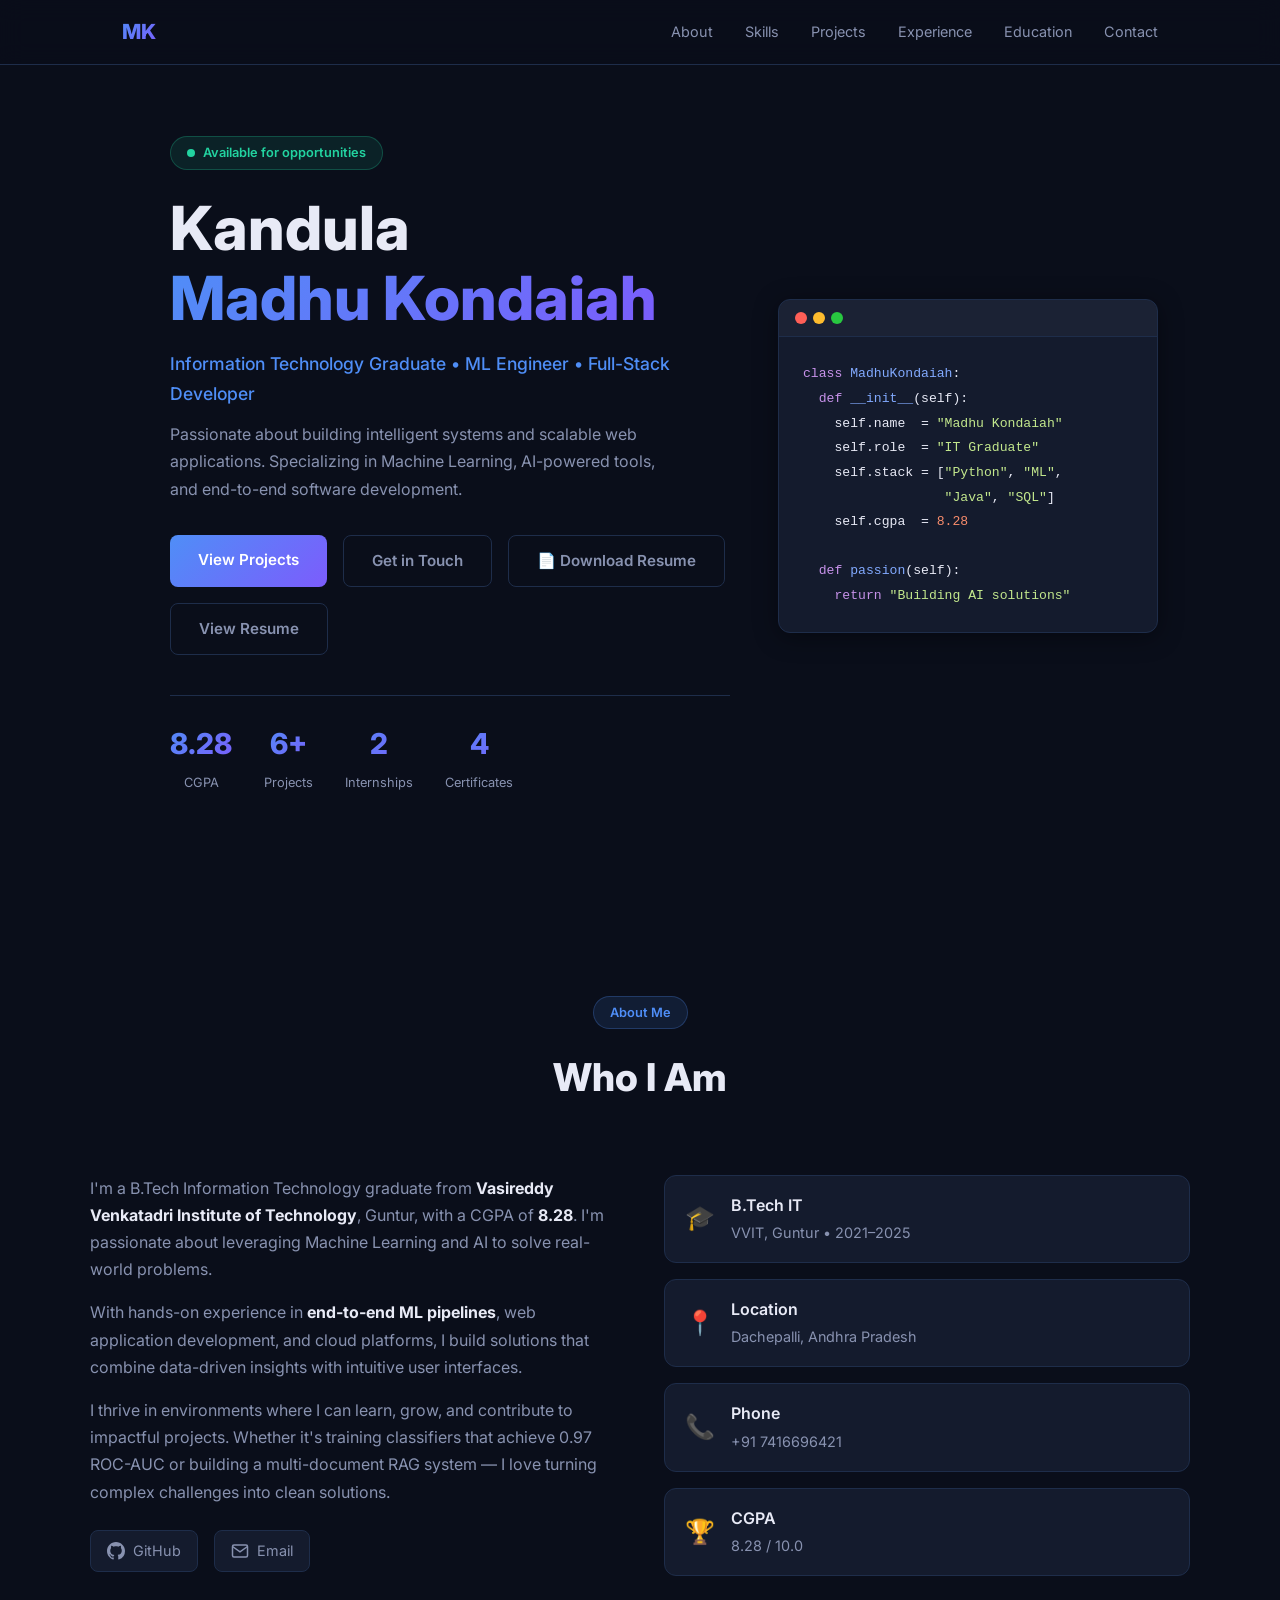
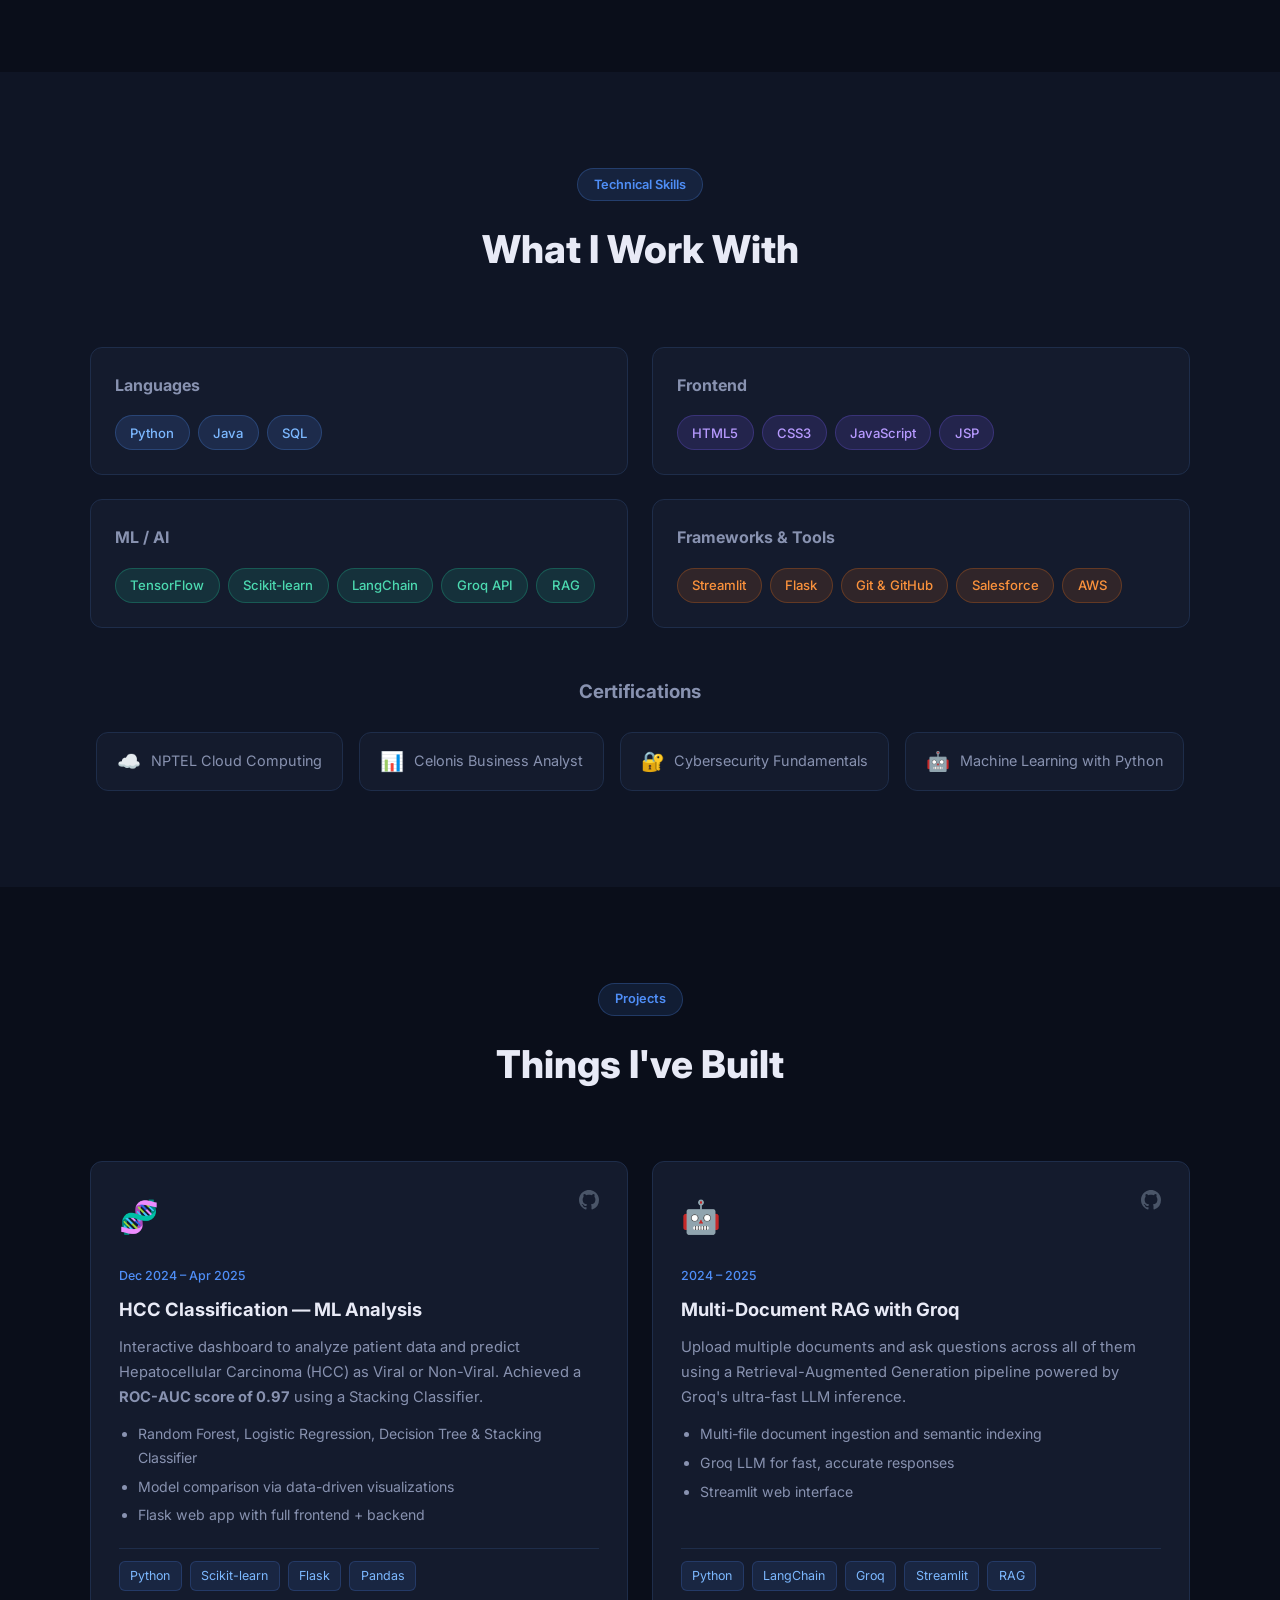
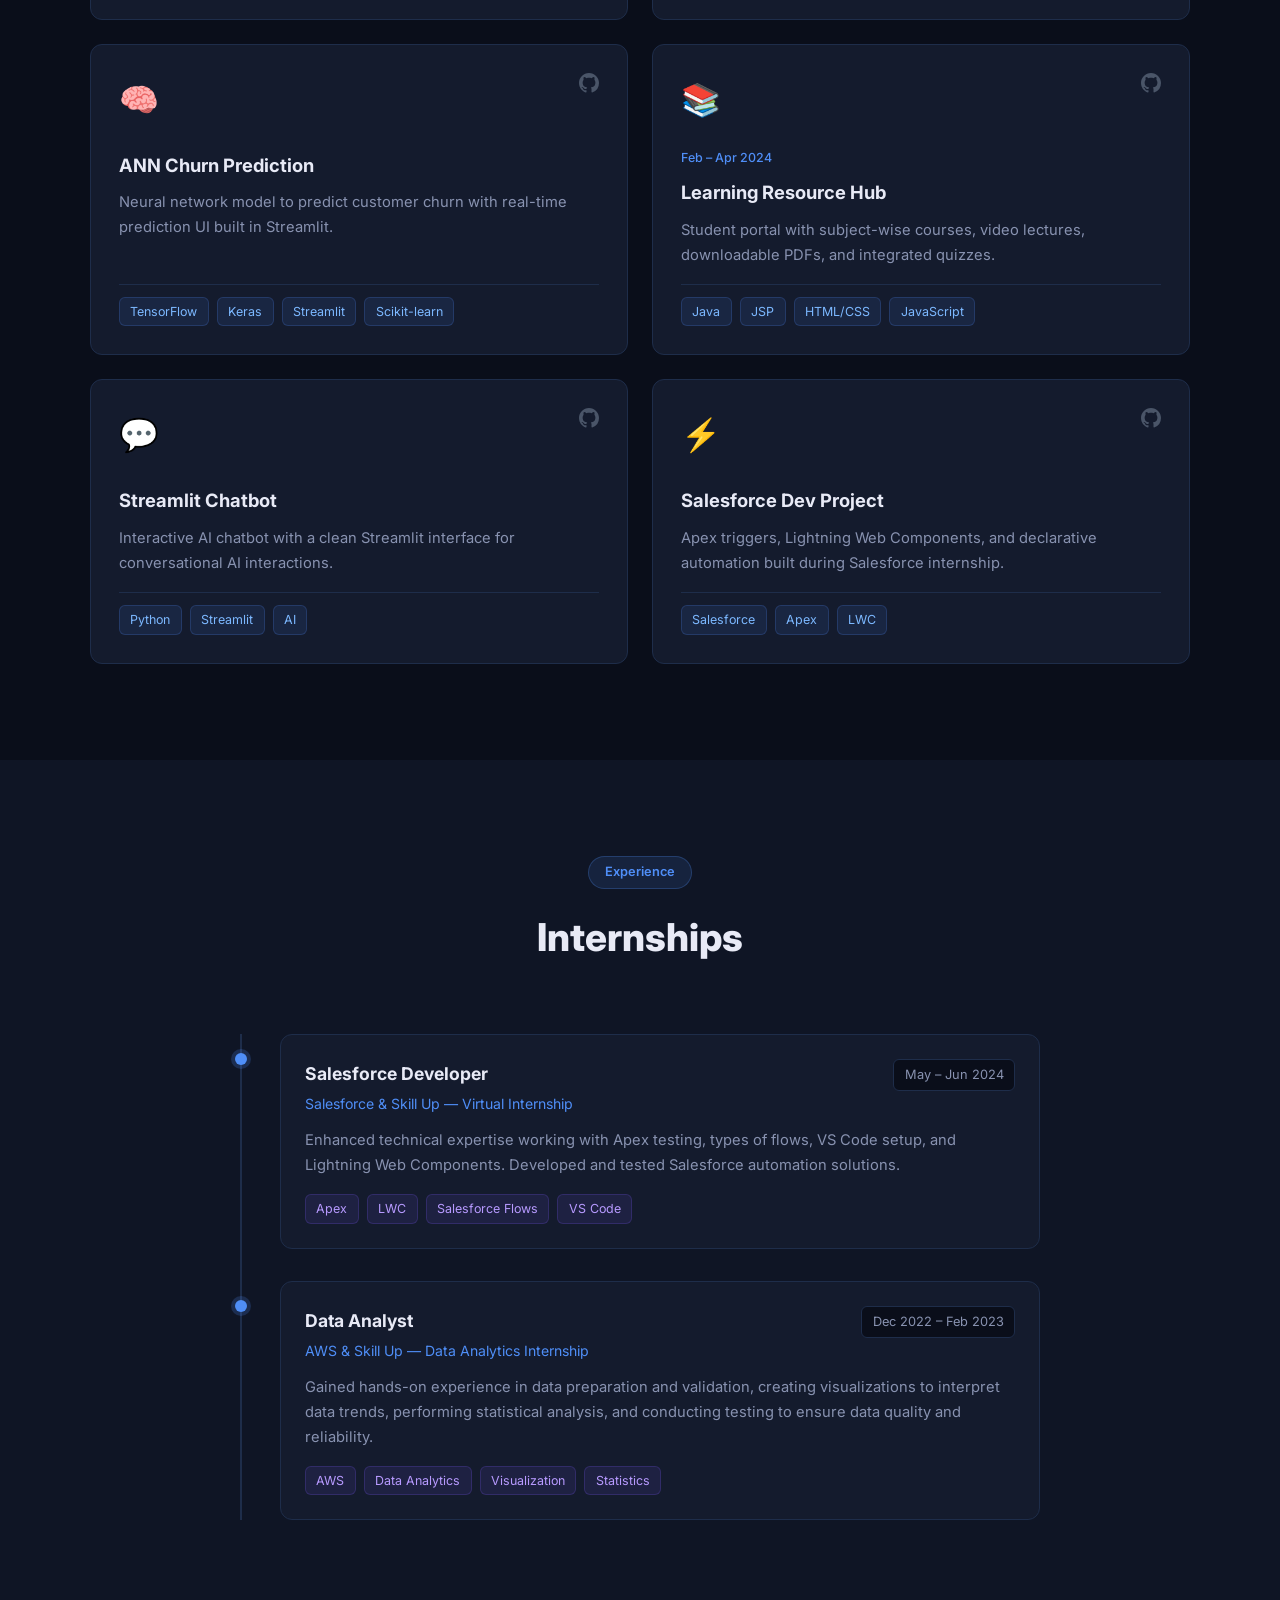
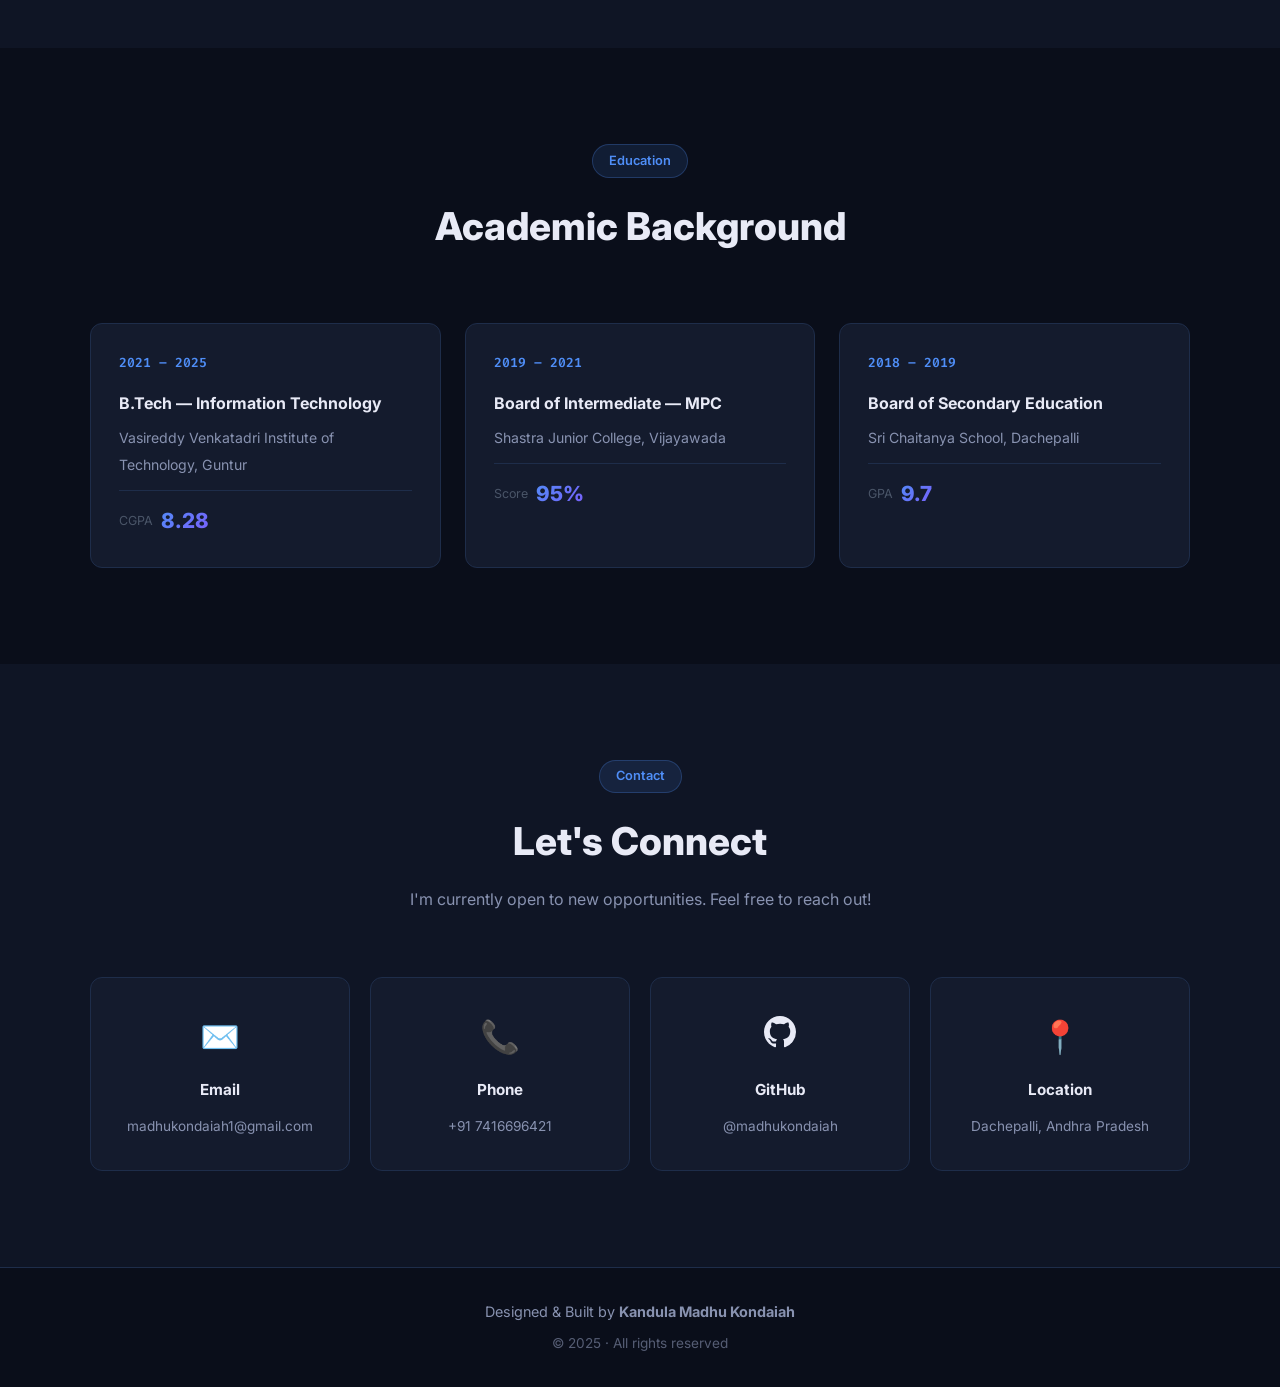
<file: index.html>
<!DOCTYPE html>
<html lang="en">
<head>
  <meta charset="UTF-8" />
  <meta name="viewport" content="width=device-width, initial-scale=1.0"/>
  <title>Kandula Madhu Kondaiah | Portfolio</title>
  <link rel="preconnect" href="https://fonts.googleapis.com">
  <link href="https://fonts.googleapis.com/css2?family=Inter:wght@300;400;500;600;700;800&family=Fira+Code:wght@400;500&display=swap" rel="stylesheet">
  <link rel="stylesheet" href="style.css"/>
</head>
<body>

  <!-- NAV -->
  <nav id="navbar">
    <div class="nav-inner">
      <span class="nav-logo">MK</span>
      <ul class="nav-links">
        <li><a href="#about">About</a></li>
        <li><a href="#skills">Skills</a></li>
        <li><a href="#projects">Projects</a></li>
        <li><a href="#experience">Experience</a></li>
        <li><a href="#education">Education</a></li>
        <li><a href="#contact">Contact</a></li>
      </ul>
      <button class="menu-btn" onclick="toggleMenu()">&#9776;</button>
    </div>
    <ul class="nav-mobile" id="mobileMenu">
      <li><a href="#about" onclick="toggleMenu()">About</a></li>
      <li><a href="#skills" onclick="toggleMenu()">Skills</a></li>
      <li><a href="#projects" onclick="toggleMenu()">Projects</a></li>
      <li><a href="#experience" onclick="toggleMenu()">Experience</a></li>
      <li><a href="#education" onclick="toggleMenu()">Education</a></li>
      <li><a href="#contact" onclick="toggleMenu()">Contact</a></li>
    </ul>
  </nav>

  <!-- HERO -->
  <section class="hero" id="home">
    <div class="hero-bg"></div>
    <div class="hero-content">
      <div class="hero-tag">Available for opportunities</div>
      <h1>Kandula<br><span class="accent">Madhu Kondaiah</span></h1>
      <p class="hero-sub">Information Technology Graduate &bull; ML Engineer &bull; Full-Stack Developer</p>
      <p class="hero-desc">Passionate about building intelligent systems and scalable web applications. Specializing in Machine Learning, AI-powered tools, and end-to-end software development.</p>
      <div class="hero-btns">
        <a href="#projects" class="btn btn-primary">View Projects</a>
        <a href="#contact" class="btn btn-outline">Get in Touch</a>
        <a href="Kandula_Madhu_Kondaiah_Resume.pdf" download class="btn btn-outline">📄 Download Resume</a>
        <a href="resume.html" class="btn btn-outline">View Resume</a>
      </div>
      <div class="hero-stats">
        <div class="stat"><span>8.28</span><small>CGPA</small></div>
        <div class="stat"><span>6+</span><small>Projects</small></div>
        <div class="stat"><span>2</span><small>Internships</small></div>
        <div class="stat"><span>4</span><small>Certificates</small></div>
      </div>
    </div>
    <div class="hero-visual">
      <div class="code-card">
        <div class="code-dots"><span></span><span></span><span></span></div>
        <pre><code><span class="kw">class</span> <span class="cl">MadhuKondaiah</span>:
  <span class="kw">def</span> <span class="fn">__init__</span>(self):
    self.name  = <span class="str">"Madhu Kondaiah"</span>
    self.role  = <span class="str">"IT Graduate"</span>
    self.stack = [<span class="str">"Python"</span>, <span class="str">"ML"</span>,
                  <span class="str">"Java"</span>, <span class="str">"SQL"</span>]
    self.cgpa  = <span class="num">8.28</span>

  <span class="kw">def</span> <span class="fn">passion</span>(self):
    <span class="kw">return</span> <span class="str">"Building AI solutions"</span></code></pre>
      </div>
    </div>
  </section>

  <!-- ABOUT -->
  <section class="section" id="about">
    <div class="container">
      <div class="section-header">
        <span class="section-tag">About Me</span>
        <h2>Who I Am</h2>
      </div>
      <div class="about-grid">
        <div class="about-text">
          <p>I'm a B.Tech Information Technology graduate from <strong>Vasireddy Venkatadri Institute of Technology</strong>, Guntur, with a CGPA of <strong>8.28</strong>. I'm passionate about leveraging Machine Learning and AI to solve real-world problems.</p>
          <p>With hands-on experience in <strong>end-to-end ML pipelines</strong>, web application development, and cloud platforms, I build solutions that combine data-driven insights with intuitive user interfaces.</p>
          <p>I thrive in environments where I can learn, grow, and contribute to impactful projects. Whether it's training classifiers that achieve 0.97 ROC-AUC or building a multi-document RAG system — I love turning complex challenges into clean solutions.</p>
          <div class="about-links">
            <a href="https://github.com/madhukondaiah" target="_blank" class="link-chip">
              <svg viewBox="0 0 24 24" width="18" height="18" fill="currentColor"><path d="M12 0C5.37 0 0 5.37 0 12c0 5.31 3.435 9.795 8.205 11.385.6.105.825-.255.825-.57 0-.285-.015-1.23-.015-2.235-3.015.555-3.795-.735-4.035-1.41-.135-.345-.72-1.41-1.23-1.695-.42-.225-1.02-.78-.015-.795.945-.015 1.62.87 1.845 1.23 1.08 1.815 2.805 1.305 3.495.99.105-.78.42-1.305.765-1.605-2.67-.3-5.46-1.335-5.46-5.925 0-1.305.465-2.385 1.23-3.225-.12-.3-.54-1.53.12-3.18 0 0 1.005-.315 3.3 1.23.96-.27 1.98-.405 3-.405s2.04.135 3 .405c2.295-1.56 3.3-1.23 3.3-1.23.66 1.65.24 2.88.12 3.18.765.84 1.23 1.905 1.23 3.225 0 4.605-2.805 5.625-5.475 5.925.435.375.81 1.095.81 2.22 0 1.605-.015 2.895-.015 3.3 0 .315.225.69.825.57A12.02 12.02 0 0 0 24 12c0-6.63-5.37-12-12-12z"/></svg>
              GitHub
            </a>
            <a href="mailto:madhukondaiah1@gmail.com" class="link-chip">
              <svg viewBox="0 0 24 24" width="18" height="18" fill="none" stroke="currentColor" stroke-width="2"><path d="M4 4h16c1.1 0 2 .9 2 2v12c0 1.1-.9 2-2 2H4c-1.1 0-2-.9-2-2V6c0-1.1.9-2 2-2z"/><polyline points="22,6 12,13 2,6"/></svg>
              Email
            </a>
          </div>
        </div>
        <div class="about-cards">
          <div class="info-card">
            <div class="info-icon">🎓</div>
            <div>
              <strong>B.Tech IT</strong>
              <span>VVIT, Guntur &bull; 2021–2025</span>
            </div>
          </div>
          <div class="info-card">
            <div class="info-icon">📍</div>
            <div>
              <strong>Location</strong>
              <span>Dachepalli, Andhra Pradesh</span>
            </div>
          </div>
          <div class="info-card">
            <div class="info-icon">📞</div>
            <div>
              <strong>Phone</strong>
              <span>+91 7416696421</span>
            </div>
          </div>
          <div class="info-card">
            <div class="info-icon">🏆</div>
            <div>
              <strong>CGPA</strong>
              <span>8.28 / 10.0</span>
            </div>
          </div>
        </div>
      </div>
    </div>
  </section>

  <!-- SKILLS -->
  <section class="section section-alt" id="skills">
    <div class="container">
      <div class="section-header">
        <span class="section-tag">Technical Skills</span>
        <h2>What I Work With</h2>
      </div>
      <div class="skills-grid">
        <div class="skill-group">
          <h3>Languages</h3>
          <div class="skill-chips">
            <span class="chip chip-blue">Python</span>
            <span class="chip chip-blue">Java</span>
            <span class="chip chip-blue">SQL</span>
          </div>
        </div>
        <div class="skill-group">
          <h3>Frontend</h3>
          <div class="skill-chips">
            <span class="chip chip-purple">HTML5</span>
            <span class="chip chip-purple">CSS3</span>
            <span class="chip chip-purple">JavaScript</span>
            <span class="chip chip-purple">JSP</span>
          </div>
        </div>
        <div class="skill-group">
          <h3>ML / AI</h3>
          <div class="skill-chips">
            <span class="chip chip-green">TensorFlow</span>
            <span class="chip chip-green">Scikit-learn</span>
            <span class="chip chip-green">LangChain</span>
            <span class="chip chip-green">Groq API</span>
            <span class="chip chip-green">RAG</span>
          </div>
        </div>
        <div class="skill-group">
          <h3>Frameworks &amp; Tools</h3>
          <div class="skill-chips">
            <span class="chip chip-orange">Streamlit</span>
            <span class="chip chip-orange">Flask</span>
            <span class="chip chip-orange">Git &amp; GitHub</span>
            <span class="chip chip-orange">Salesforce</span>
            <span class="chip chip-orange">AWS</span>
          </div>
        </div>
      </div>
      <!-- Cert badges -->
      <div class="certs-row">
        <h3 style="text-align:center;margin-bottom:1.5rem;color:var(--text-secondary);">Certifications</h3>
        <div class="cert-badges">
          <div class="cert-badge">
            <span class="cert-icon">☁️</span>
            <span>NPTEL Cloud Computing</span>
          </div>
          <div class="cert-badge">
            <span class="cert-icon">📊</span>
            <span>Celonis Business Analyst</span>
          </div>
          <div class="cert-badge">
            <span class="cert-icon">🔐</span>
            <span>Cybersecurity Fundamentals</span>
          </div>
          <div class="cert-badge">
            <span class="cert-icon">🤖</span>
            <span>Machine Learning with Python</span>
          </div>
        </div>
      </div>
    </div>
  </section>

  <!-- PROJECTS -->
  <section class="section" id="projects">
    <div class="container">
      <div class="section-header">
        <span class="section-tag">Projects</span>
        <h2>Things I've Built</h2>
      </div>
      <div class="projects-grid">

        <div class="project-card featured">
          <div class="project-header">
            <div class="project-icon">🧬</div>
            <div class="project-links">
              <a href="https://github.com/madhukondaiah/machine-learning-classification-of-HCC" target="_blank" title="GitHub">
                <svg viewBox="0 0 24 24" width="20" height="20" fill="currentColor"><path d="M12 0C5.37 0 0 5.37 0 12c0 5.31 3.435 9.795 8.205 11.385.6.105.825-.255.825-.57 0-.285-.015-1.23-.015-2.235-3.015.555-3.795-.735-4.035-1.41-.135-.345-.72-1.41-1.23-1.695-.42-.225-1.02-.78-.015-.795.945-.015 1.62.87 1.845 1.23 1.08 1.815 2.805 1.305 3.495.99.105-.78.42-1.305.765-1.605-2.67-.3-5.46-1.335-5.46-5.925 0-1.305.465-2.385 1.23-3.225-.12-.3-.54-1.53.12-3.18 0 0 1.005-.315 3.3 1.23.96-.27 1.98-.405 3-.405s2.04.135 3 .405c2.295-1.56 3.3-1.23 3.3-1.23.66 1.65.24 2.88.12 3.18.765.84 1.23 1.905 1.23 3.225 0 4.605-2.805 5.625-5.475 5.925.435.375.81 1.095.81 2.22 0 1.605-.015 2.895-.015 3.3 0 .315.225.69.825.57A12.02 12.02 0 0 0 24 12c0-6.63-5.37-12-12-12z"/></svg>
              </a>
            </div>
          </div>
          <div class="project-body">
            <span class="project-date">Dec 2024 – Apr 2025</span>
            <h3>HCC Classification — ML Analysis</h3>
            <p>Interactive dashboard to analyze patient data and predict Hepatocellular Carcinoma (HCC) as Viral or Non-Viral. Achieved a <strong>ROC-AUC score of 0.97</strong> using a Stacking Classifier.</p>
            <ul class="project-highlights">
              <li>Random Forest, Logistic Regression, Decision Tree &amp; Stacking Classifier</li>
              <li>Model comparison via data-driven visualizations</li>
              <li>Flask web app with full frontend + backend</li>
            </ul>
          </div>
          <div class="project-tags">
            <span>Python</span><span>Scikit-learn</span><span>Flask</span><span>Pandas</span>
          </div>
        </div>

        <div class="project-card featured">
          <div class="project-header">
            <div class="project-icon">🤖</div>
            <div class="project-links">
              <a href="https://github.com/madhukondaiah/multi-doc-rag-groq" target="_blank" title="GitHub">
                <svg viewBox="0 0 24 24" width="20" height="20" fill="currentColor"><path d="M12 0C5.37 0 0 5.37 0 12c0 5.31 3.435 9.795 8.205 11.385.6.105.825-.255.825-.57 0-.285-.015-1.23-.015-2.235-3.015.555-3.795-.735-4.035-1.41-.135-.345-.72-1.41-1.23-1.695-.42-.225-1.02-.78-.015-.795.945-.015 1.62.87 1.845 1.23 1.08 1.815 2.805 1.305 3.495.99.105-.78.42-1.305.765-1.605-2.67-.3-5.46-1.335-5.46-5.925 0-1.305.465-2.385 1.23-3.225-.12-.3-.54-1.53.12-3.18 0 0 1.005-.315 3.3 1.23.96-.27 1.98-.405 3-.405s2.04.135 3 .405c2.295-1.56 3.3-1.23 3.3-1.23.66 1.65.24 2.88.12 3.18.765.84 1.23 1.905 1.23 3.225 0 4.605-2.805 5.625-5.475 5.925.435.375.81 1.095.81 2.22 0 1.605-.015 2.895-.015 3.3 0 .315.225.69.825.57A12.02 12.02 0 0 0 24 12c0-6.63-5.37-12-12-12z"/></svg>
              </a>
            </div>
          </div>
          <div class="project-body">
            <span class="project-date">2024 – 2025</span>
            <h3>Multi-Document RAG with Groq</h3>
            <p>Upload multiple documents and ask questions across all of them using a Retrieval-Augmented Generation pipeline powered by Groq's ultra-fast LLM inference.</p>
            <ul class="project-highlights">
              <li>Multi-file document ingestion and semantic indexing</li>
              <li>Groq LLM for fast, accurate responses</li>
              <li>Streamlit web interface</li>
            </ul>
          </div>
          <div class="project-tags">
            <span>Python</span><span>LangChain</span><span>Groq</span><span>Streamlit</span><span>RAG</span>
          </div>
        </div>

        <div class="project-card">
          <div class="project-header">
            <div class="project-icon">🧠</div>
            <div class="project-links">
              <a href="https://github.com/madhukondaiah/ANN-Classification-Churn" target="_blank" title="GitHub">
                <svg viewBox="0 0 24 24" width="20" height="20" fill="currentColor"><path d="M12 0C5.37 0 0 5.37 0 12c0 5.31 3.435 9.795 8.205 11.385.6.105.825-.255.825-.57 0-.285-.015-1.23-.015-2.235-3.015.555-3.795-.735-4.035-1.41-.135-.345-.72-1.41-1.23-1.695-.42-.225-1.02-.78-.015-.795.945-.015 1.62.87 1.845 1.23 1.08 1.815 2.805 1.305 3.495.99.105-.78.42-1.305.765-1.605-2.67-.3-5.46-1.335-5.46-5.925 0-1.305.465-2.385 1.23-3.225-.12-.3-.54-1.53.12-3.18 0 0 1.005-.315 3.3 1.23.96-.27 1.98-.405 3-.405s2.04.135 3 .405c2.295-1.56 3.3-1.23 3.3-1.23.66 1.65.24 2.88.12 3.18.765.84 1.23 1.905 1.23 3.225 0 4.605-2.805 5.625-5.475 5.925.435.375.81 1.095.81 2.22 0 1.605-.015 2.895-.015 3.3 0 .315.225.69.825.57A12.02 12.02 0 0 0 24 12c0-6.63-5.37-12-12-12z"/></svg>
              </a>
            </div>
          </div>
          <div class="project-body">
            <h3>ANN Churn Prediction</h3>
            <p>Neural network model to predict customer churn with real-time prediction UI built in Streamlit.</p>
          </div>
          <div class="project-tags">
            <span>TensorFlow</span><span>Keras</span><span>Streamlit</span><span>Scikit-learn</span>
          </div>
        </div>

        <div class="project-card">
          <div class="project-header">
            <div class="project-icon">📚</div>
            <div class="project-links">
              <a href="https://github.com/madhukondaiah/learning-resource-hub" target="_blank" title="GitHub">
                <svg viewBox="0 0 24 24" width="20" height="20" fill="currentColor"><path d="M12 0C5.37 0 0 5.37 0 12c0 5.31 3.435 9.795 8.205 11.385.6.105.825-.255.825-.57 0-.285-.015-1.23-.015-2.235-3.015.555-3.795-.735-4.035-1.41-.135-.345-.72-1.41-1.23-1.695-.42-.225-1.02-.78-.015-.795.945-.015 1.62.87 1.845 1.23 1.08 1.815 2.805 1.305 3.495.99.105-.78.42-1.305.765-1.605-2.67-.3-5.46-1.335-5.46-5.925 0-1.305.465-2.385 1.23-3.225-.12-.3-.54-1.53.12-3.18 0 0 1.005-.315 3.3 1.23.96-.27 1.98-.405 3-.405s2.04.135 3 .405c2.295-1.56 3.3-1.23 3.3-1.23.66 1.65.24 2.88.12 3.18.765.84 1.23 1.905 1.23 3.225 0 4.605-2.805 5.625-5.475 5.925.435.375.81 1.095.81 2.22 0 1.605-.015 2.895-.015 3.3 0 .315.225.69.825.57A12.02 12.02 0 0 0 24 12c0-6.63-5.37-12-12-12z"/></svg>
              </a>
            </div>
          </div>
          <div class="project-body">
            <span class="project-date">Feb – Apr 2024</span>
            <h3>Learning Resource Hub</h3>
            <p>Student portal with subject-wise courses, video lectures, downloadable PDFs, and integrated quizzes.</p>
          </div>
          <div class="project-tags">
            <span>Java</span><span>JSP</span><span>HTML/CSS</span><span>JavaScript</span>
          </div>
        </div>

        <div class="project-card">
          <div class="project-header">
            <div class="project-icon">💬</div>
            <div class="project-links">
              <a href="https://github.com/madhukondaiah/streamlit-chatbot" target="_blank" title="GitHub">
                <svg viewBox="0 0 24 24" width="20" height="20" fill="currentColor"><path d="M12 0C5.37 0 0 5.37 0 12c0 5.31 3.435 9.795 8.205 11.385.6.105.825-.255.825-.57 0-.285-.015-1.23-.015-2.235-3.015.555-3.795-.735-4.035-1.41-.135-.345-.72-1.41-1.23-1.695-.42-.225-1.02-.78-.015-.795.945-.015 1.62.87 1.845 1.23 1.08 1.815 2.805 1.305 3.495.99.105-.78.42-1.305.765-1.605-2.67-.3-5.46-1.335-5.46-5.925 0-1.305.465-2.385 1.23-3.225-.12-.3-.54-1.53.12-3.18 0 0 1.005-.315 3.3 1.23.96-.27 1.98-.405 3-.405s2.04.135 3 .405c2.295-1.56 3.3-1.23 3.3-1.23.66 1.65.24 2.88.12 3.18.765.84 1.23 1.905 1.23 3.225 0 4.605-2.805 5.625-5.475 5.925.435.375.81 1.095.81 2.22 0 1.605-.015 2.895-.015 3.3 0 .315.225.69.825.57A12.02 12.02 0 0 0 24 12c0-6.63-5.37-12-12-12z"/></svg>
              </a>
            </div>
          </div>
          <div class="project-body">
            <h3>Streamlit Chatbot</h3>
            <p>Interactive AI chatbot with a clean Streamlit interface for conversational AI interactions.</p>
          </div>
          <div class="project-tags">
            <span>Python</span><span>Streamlit</span><span>AI</span>
          </div>
        </div>

        <div class="project-card">
          <div class="project-header">
            <div class="project-icon">⚡</div>
            <div class="project-links">
              <a href="https://github.com/madhukondaiah/salesforces" target="_blank" title="GitHub">
                <svg viewBox="0 0 24 24" width="20" height="20" fill="currentColor"><path d="M12 0C5.37 0 0 5.37 0 12c0 5.31 3.435 9.795 8.205 11.385.6.105.825-.255.825-.57 0-.285-.015-1.23-.015-2.235-3.015.555-3.795-.735-4.035-1.41-.135-.345-.72-1.41-1.23-1.695-.42-.225-1.02-.78-.015-.795.945-.015 1.62.87 1.845 1.23 1.08 1.815 2.805 1.305 3.495.99.105-.78.42-1.305.765-1.605-2.67-.3-5.46-1.335-5.46-5.925 0-1.305.465-2.385 1.23-3.225-.12-.3-.54-1.53.12-3.18 0 0 1.005-.315 3.3 1.23.96-.27 1.98-.405 3-.405s2.04.135 3 .405c2.295-1.56 3.3-1.23 3.3-1.23.66 1.65.24 2.88.12 3.18.765.84 1.23 1.905 1.23 3.225 0 4.605-2.805 5.625-5.475 5.925.435.375.81 1.095.81 2.22 0 1.605-.015 2.895-.015 3.3 0 .315.225.69.825.57A12.02 12.02 0 0 0 24 12c0-6.63-5.37-12-12-12z"/></svg>
              </a>
            </div>
          </div>
          <div class="project-body">
            <h3>Salesforce Dev Project</h3>
            <p>Apex triggers, Lightning Web Components, and declarative automation built during Salesforce internship.</p>
          </div>
          <div class="project-tags">
            <span>Salesforce</span><span>Apex</span><span>LWC</span>
          </div>
        </div>

      </div>
    </div>
  </section>

  <!-- EXPERIENCE -->
  <section class="section section-alt" id="experience">
    <div class="container">
      <div class="section-header">
        <span class="section-tag">Experience</span>
        <h2>Internships</h2>
      </div>
      <div class="timeline">

        <div class="timeline-item">
          <div class="timeline-dot"></div>
          <div class="timeline-card">
            <div class="timeline-header">
              <div>
                <h3>Salesforce Developer</h3>
                <span class="company">Salesforce &amp; Skill Up — Virtual Internship</span>
              </div>
              <span class="timeline-date">May – Jun 2024</span>
            </div>
            <p>Enhanced technical expertise working with Apex testing, types of flows, VS Code setup, and Lightning Web Components. Developed and tested Salesforce automation solutions.</p>
            <div class="timeline-tags">
              <span>Apex</span><span>LWC</span><span>Salesforce Flows</span><span>VS Code</span>
            </div>
          </div>
        </div>

        <div class="timeline-item">
          <div class="timeline-dot"></div>
          <div class="timeline-card">
            <div class="timeline-header">
              <div>
                <h3>Data Analyst</h3>
                <span class="company">AWS &amp; Skill Up — Data Analytics Internship</span>
              </div>
              <span class="timeline-date">Dec 2022 – Feb 2023</span>
            </div>
            <p>Gained hands-on experience in data preparation and validation, creating visualizations to interpret data trends, performing statistical analysis, and conducting testing to ensure data quality and reliability.</p>
            <div class="timeline-tags">
              <span>AWS</span><span>Data Analytics</span><span>Visualization</span><span>Statistics</span>
            </div>
          </div>
        </div>

      </div>
    </div>
  </section>

  <!-- EDUCATION -->
  <section class="section" id="education">
    <div class="container">
      <div class="section-header">
        <span class="section-tag">Education</span>
        <h2>Academic Background</h2>
      </div>
      <div class="edu-grid">
        <div class="edu-card">
          <div class="edu-year">2021 – 2025</div>
          <div class="edu-body">
            <h3>B.Tech — Information Technology</h3>
            <span class="edu-inst">Vasireddy Venkatadri Institute of Technology, Guntur</span>
            <div class="edu-score">
              <span class="score-label">CGPA</span>
              <span class="score-val">8.28</span>
            </div>
          </div>
        </div>
        <div class="edu-card">
          <div class="edu-year">2019 – 2021</div>
          <div class="edu-body">
            <h3>Board of Intermediate — MPC</h3>
            <span class="edu-inst">Shastra Junior College, Vijayawada</span>
            <div class="edu-score">
              <span class="score-label">Score</span>
              <span class="score-val">95%</span>
            </div>
          </div>
        </div>
        <div class="edu-card">
          <div class="edu-year">2018 – 2019</div>
          <div class="edu-body">
            <h3>Board of Secondary Education</h3>
            <span class="edu-inst">Sri Chaitanya School, Dachepalli</span>
            <div class="edu-score">
              <span class="score-label">GPA</span>
              <span class="score-val">9.7</span>
            </div>
          </div>
        </div>
      </div>
    </div>
  </section>

  <!-- CONTACT -->
  <section class="section section-alt" id="contact">
    <div class="container">
      <div class="section-header">
        <span class="section-tag">Contact</span>
        <h2>Let's Connect</h2>
        <p class="section-sub">I'm currently open to new opportunities. Feel free to reach out!</p>
      </div>
      <div class="contact-grid">
        <a href="mailto:madhukondaiah1@gmail.com" class="contact-card">
          <div class="contact-icon">✉️</div>
          <h4>Email</h4>
          <span>madhukondaiah1@gmail.com</span>
        </a>
        <a href="tel:+917416696421" class="contact-card">
          <div class="contact-icon">📞</div>
          <h4>Phone</h4>
          <span>+91 7416696421</span>
        </a>
        <a href="https://github.com/madhukondaiah" target="_blank" class="contact-card">
          <div class="contact-icon">
            <svg viewBox="0 0 24 24" width="32" height="32" fill="currentColor"><path d="M12 0C5.37 0 0 5.37 0 12c0 5.31 3.435 9.795 8.205 11.385.6.105.825-.255.825-.57 0-.285-.015-1.23-.015-2.235-3.015.555-3.795-.735-4.035-1.41-.135-.345-.72-1.41-1.23-1.695-.42-.225-1.02-.78-.015-.795.945-.015 1.62.87 1.845 1.23 1.08 1.815 2.805 1.305 3.495.99.105-.78.42-1.305.765-1.605-2.67-.3-5.46-1.335-5.46-5.925 0-1.305.465-2.385 1.23-3.225-.12-.3-.54-1.53.12-3.18 0 0 1.005-.315 3.3 1.23.96-.27 1.98-.405 3-.405s2.04.135 3 .405c2.295-1.56 3.3-1.23 3.3-1.23.66 1.65.24 2.88.12 3.18.765.84 1.23 1.905 1.23 3.225 0 4.605-2.805 5.625-5.475 5.925.435.375.81 1.095.81 2.22 0 1.605-.015 2.895-.015 3.3 0 .315.225.69.825.57A12.02 12.02 0 0 0 24 12c0-6.63-5.37-12-12-12z"/></svg>
          </div>
          <h4>GitHub</h4>
          <span>@madhukondaiah</span>
        </a>
        <div class="contact-card no-link">
          <div class="contact-icon">📍</div>
          <h4>Location</h4>
          <span>Dachepalli, Andhra Pradesh</span>
        </div>
      </div>
    </div>
  </section>

  <!-- FOOTER -->
  <footer>
    <div class="container">
      <p>Designed &amp; Built by <strong>Kandula Madhu Kondaiah</strong></p>
      <p style="margin-top:0.5rem;font-size:0.85rem;opacity:0.6;">© 2025 · All rights reserved</p>
    </div>
  </footer>

  <script src="script.js"></script>
</body>
</html>
</file>
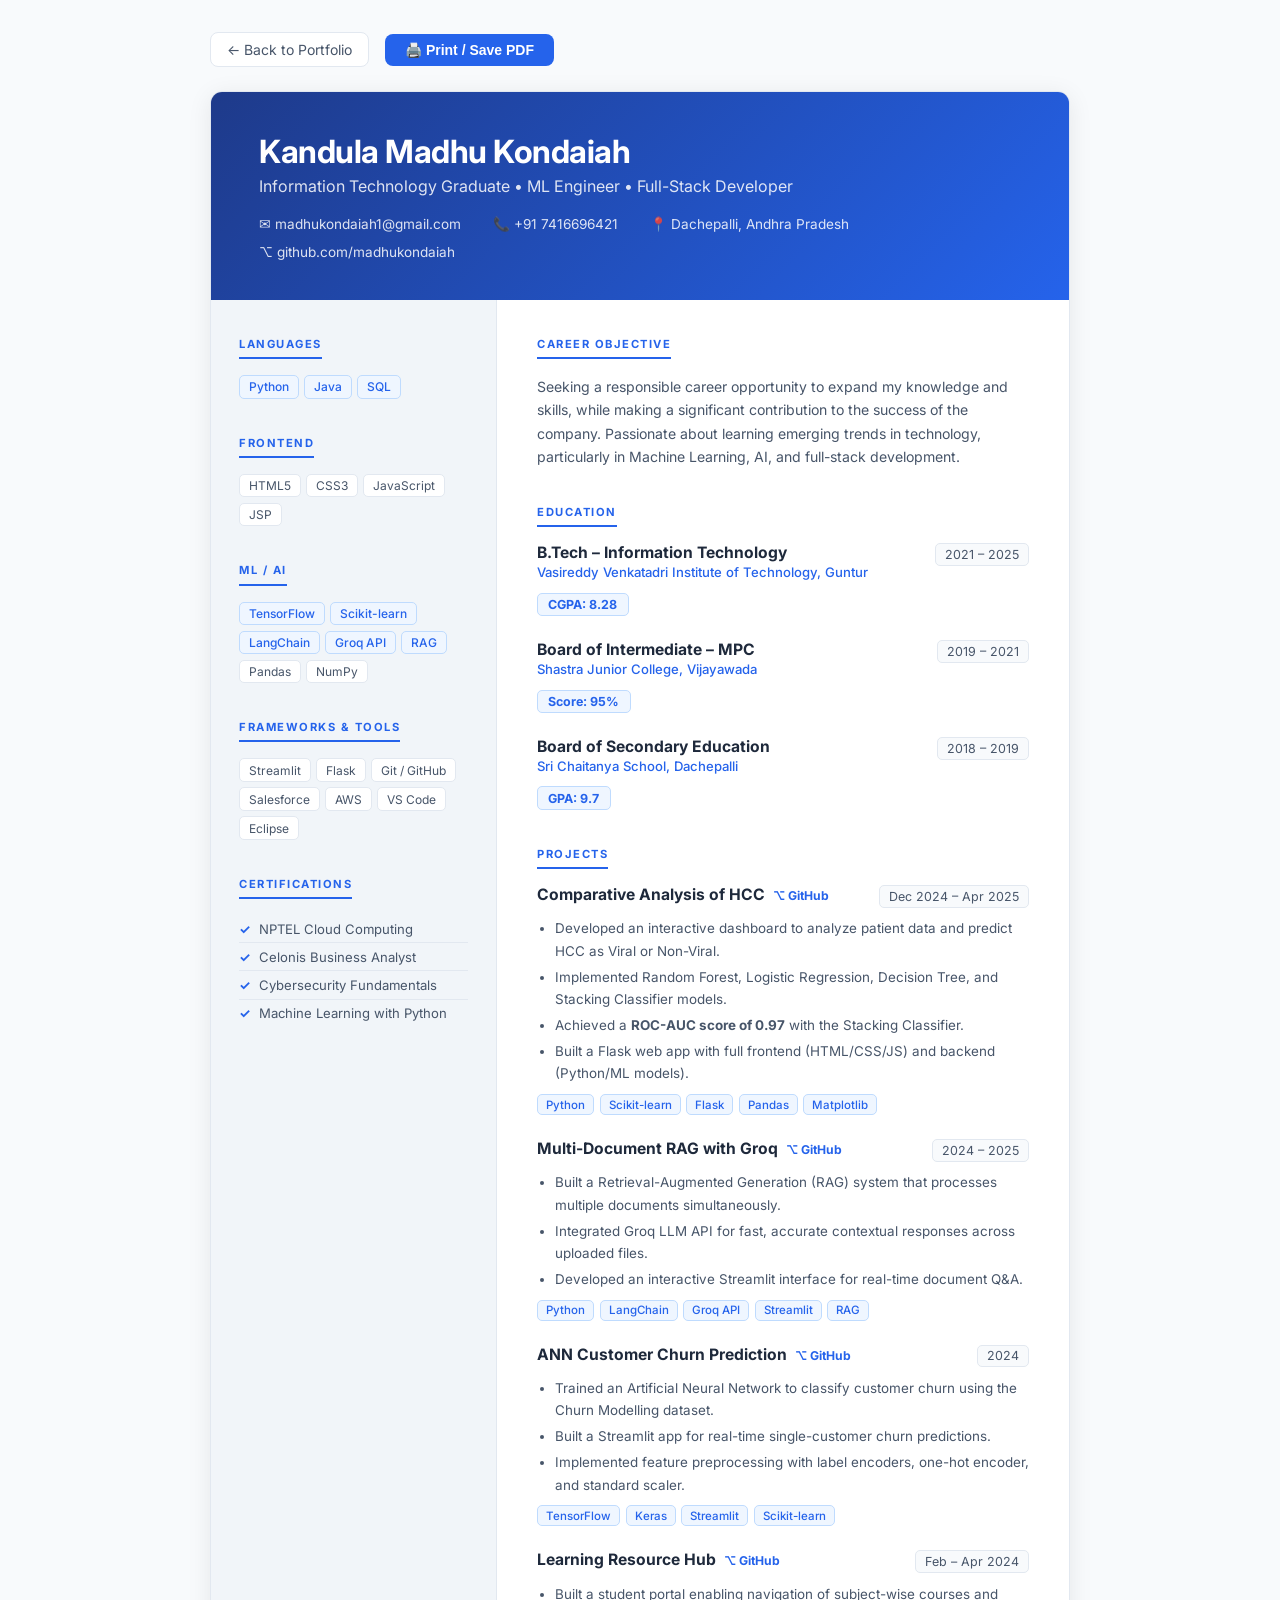
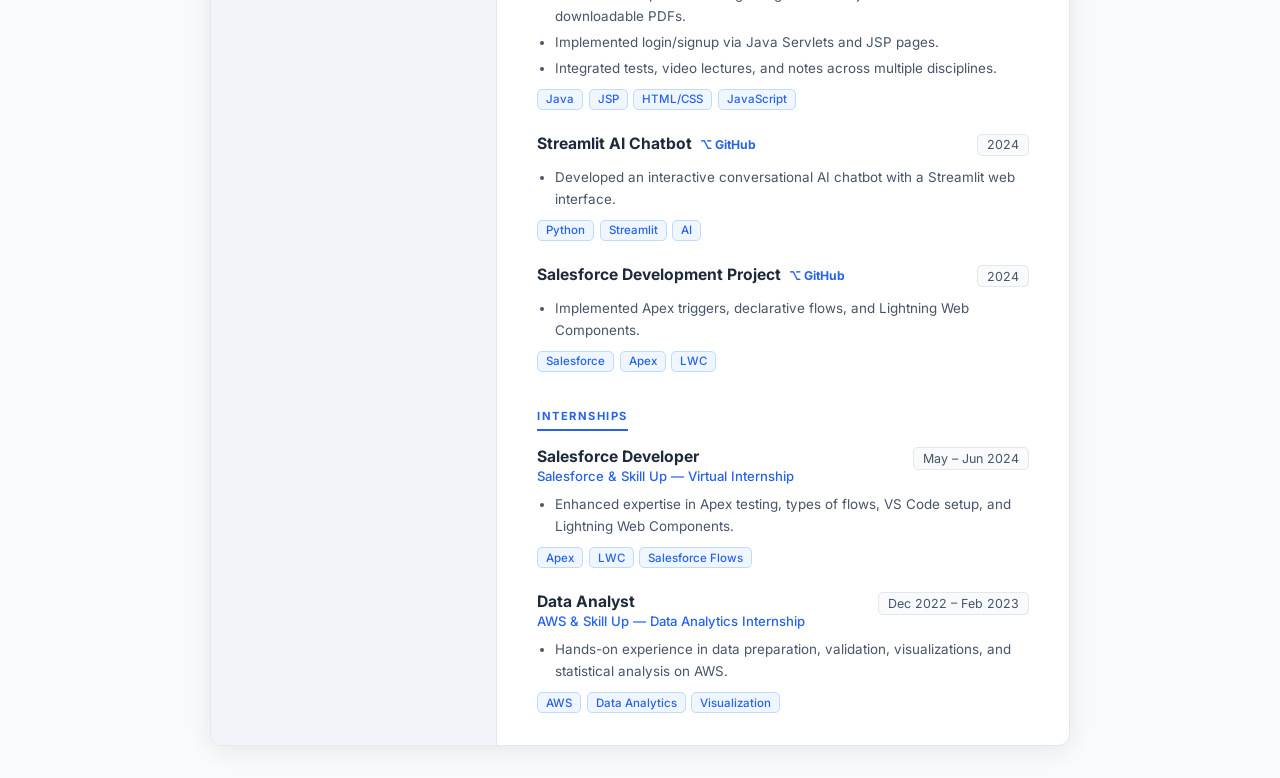
<file: resume.html>
<!DOCTYPE html>
<html lang="en">
<head>
  <meta charset="UTF-8"/>
  <meta name="viewport" content="width=device-width, initial-scale=1.0"/>
  <title>Resume – Kandula Madhu Kondaiah</title>
  <link rel="preconnect" href="https://fonts.googleapis.com">
  <link href="https://fonts.googleapis.com/css2?family=Inter:wght@300;400;500;600;700&display=swap" rel="stylesheet">
  <style>
    *, *::before, *::after { box-sizing: border-box; margin: 0; padding: 0; }

    :root {
      --accent: #2563eb;
      --accent-light: #eff6ff;
      --text: #1e293b;
      --text-secondary: #475569;
      --border: #e2e8f0;
      --bg: #f8fafc;
    }

    body {
      font-family: 'Inter', sans-serif;
      background: var(--bg);
      color: var(--text);
      padding: 2rem 1rem;
    }

    /* Back button */
    .back-btn {
      display: inline-flex; align-items: center; gap: .5rem;
      background: #fff; border: 1px solid var(--border);
      border-radius: 8px; padding: .5rem 1rem;
      color: var(--text-secondary); font-size: .875rem;
      text-decoration: none; margin-bottom: 1.5rem;
      transition: all .2s;
    }
    .back-btn:hover { border-color: var(--accent); color: var(--accent); }

    /* Print button */
    .print-btn {
      display: inline-flex; align-items: center; gap: .5rem;
      background: var(--accent); color: #fff;
      border: none; border-radius: 8px; padding: .5rem 1.25rem;
      font-size: .875rem; font-weight: 600; cursor: pointer;
      margin-bottom: 1.5rem; margin-left: .75rem;
      transition: opacity .2s;
    }
    .print-btn:hover { opacity: .88; }

    /* Resume paper */
    .resume {
      max-width: 860px; margin: 0 auto;
      background: #fff;
      border: 1px solid var(--border);
      border-radius: 12px;
      box-shadow: 0 4px 24px rgba(0,0,0,.08);
      overflow: hidden;
    }

    /* Header */
    .r-header {
      background: linear-gradient(135deg, #1e3a8a 0%, #2563eb 100%);
      color: #fff;
      padding: 2.5rem 3rem;
    }
    .r-header h1 {
      font-size: 2rem; font-weight: 700; letter-spacing: -.5px;
    }
    .r-header .tagline {
      font-size: 1rem; opacity: .85; margin-top: .3rem; font-weight: 400;
    }
    .r-contact {
      display: flex; flex-wrap: wrap; gap: .75rem 2rem;
      margin-top: 1.25rem;
    }
    .r-contact a, .r-contact span {
      display: flex; align-items: center; gap: .4rem;
      color: rgba(255,255,255,.85); font-size: .85rem;
      text-decoration: none;
    }
    .r-contact a:hover { color: #fff; }

    /* Body */
    .r-body {
      display: grid; grid-template-columns: 1fr 2fr;
    }

    /* Sidebar */
    .r-sidebar {
      background: #f1f5f9;
      border-right: 1px solid var(--border);
      padding: 2rem 1.75rem;
    }

    /* Main */
    .r-main { padding: 2rem 2.5rem; }

    /* Section */
    .r-section { margin-bottom: 2rem; }
    .r-section:last-child { margin-bottom: 0; }

    .r-section-title {
      font-size: .7rem; font-weight: 700;
      text-transform: uppercase; letter-spacing: 1.5px;
      color: var(--accent); margin-bottom: 1rem;
      padding-bottom: .4rem;
      border-bottom: 2px solid var(--accent);
      display: inline-block;
    }

    /* Skill chips */
    .skill-category { margin-bottom: 1.1rem; }
    .skill-category h4 {
      font-size: .78rem; font-weight: 600;
      color: var(--text-secondary); margin-bottom: .45rem;
      text-transform: uppercase; letter-spacing: .5px;
    }
    .chips { display: flex; flex-wrap: wrap; gap: .35rem; }
    .chip {
      background: #fff; border: 1px solid var(--border);
      border-radius: 5px; padding: .2rem .55rem;
      font-size: .75rem; color: var(--text-secondary);
    }
    .chip.accent-chip {
      background: var(--accent-light); border-color: #bfdbfe;
      color: var(--accent); font-weight: 500;
    }

    /* Cert list */
    .cert-list { list-style: none; }
    .cert-list li {
      font-size: .82rem; color: var(--text-secondary);
      padding: .35rem 0; border-bottom: 1px solid var(--border);
      display: flex; align-items: center; gap: .5rem;
    }
    .cert-list li:last-child { border-bottom: none; }
    .cert-list li::before { content: '✓'; color: var(--accent); font-weight: 700; }

    /* Objective */
    .objective-text {
      font-size: .88rem; color: var(--text-secondary);
      line-height: 1.65;
    }

    /* Entry (project / experience / education) */
    .entry { margin-bottom: 1.5rem; }
    .entry:last-child { margin-bottom: 0; }
    .entry-header {
      display: flex; justify-content: space-between;
      align-items: flex-start; gap: 1rem; flex-wrap: wrap;
    }
    .entry-title { font-size: .98rem; font-weight: 700; }
    .entry-sub {
      font-size: .82rem; color: var(--accent);
      font-weight: 500; margin-top: .1rem;
    }
    .entry-date {
      font-size: .78rem; color: var(--text-secondary);
      background: var(--bg); border: 1px solid var(--border);
      border-radius: 5px; padding: .18rem .55rem;
      white-space: nowrap;
    }
    .entry-body {
      margin-top: .6rem;
      font-size: .84rem; color: var(--text-secondary); line-height: 1.65;
    }
    .entry-body ul { padding-left: 1.1rem; }
    .entry-body li { margin-bottom: .25rem; }
    .entry-tags { display: flex; flex-wrap: wrap; gap: .35rem; margin-top: .6rem; }
    .entry-tags span {
      background: var(--accent-light); color: var(--accent);
      border: 1px solid #bfdbfe; border-radius: 5px;
      padding: .15rem .5rem; font-size: .72rem; font-weight: 500;
    }

    /* Education score */
    .edu-score {
      display: inline-flex; align-items: center; gap: .4rem;
      background: var(--accent-light); border: 1px solid #bfdbfe;
      border-radius: 5px; padding: .2rem .65rem;
      font-size: .78rem; font-weight: 700; color: var(--accent);
      margin-top: .4rem;
    }

    /* Github link */
    .gh-link {
      font-size: .76rem; color: var(--accent);
      text-decoration: none; display: inline-flex;
      align-items: center; gap: .25rem;
    }
    .gh-link:hover { text-decoration: underline; }

    /* Divider */
    .divider { border: none; border-top: 1px solid var(--border); margin: 1.5rem 0; }

    @media print {
      body { background: #fff; padding: 0; }
      .back-btn, .print-btn { display: none; }
      .resume { box-shadow: none; border: none; border-radius: 0; }
    }

    @media (max-width: 680px) {
      .r-body { grid-template-columns: 1fr; }
      .r-sidebar { border-right: none; border-bottom: 1px solid var(--border); }
      .r-header { padding: 1.75rem 1.5rem; }
      .r-main { padding: 1.5rem; }
      .r-sidebar { padding: 1.5rem; }
    }
  </style>
</head>
<body>

  <div style="max-width:860px;margin:0 auto;">
    <a href="index.html" class="back-btn">← Back to Portfolio</a>
    <button class="print-btn" onclick="window.print()">🖨️ Print / Save PDF</button>
  </div>

  <div class="resume">

    <!-- HEADER -->
    <div class="r-header">
      <h1>Kandula Madhu Kondaiah</h1>
      <div class="tagline">Information Technology Graduate &bull; ML Engineer &bull; Full-Stack Developer</div>
      <div class="r-contact">
        <a href="mailto:madhukondaiah1@gmail.com">✉ madhukondaiah1@gmail.com</a>
        <a href="tel:+917416696421">📞 +91 7416696421</a>
        <span>📍 Dachepalli, Andhra Pradesh</span>
        <a href="https://github.com/madhukondaiah" target="_blank">⌥ github.com/madhukondaiah</a>
      </div>
    </div>

    <div class="r-body">

      <!-- SIDEBAR -->
      <aside class="r-sidebar">

        <div class="r-section">
          <div class="r-section-title">Languages</div>
          <div class="skill-category">
            <div class="chips">
              <span class="chip accent-chip">Python</span>
              <span class="chip accent-chip">Java</span>
              <span class="chip accent-chip">SQL</span>
            </div>
          </div>
        </div>

        <div class="r-section">
          <div class="r-section-title">Frontend</div>
          <div class="chips">
            <span class="chip">HTML5</span>
            <span class="chip">CSS3</span>
            <span class="chip">JavaScript</span>
            <span class="chip">JSP</span>
          </div>
        </div>

        <div class="r-section">
          <div class="r-section-title">ML / AI</div>
          <div class="chips">
            <span class="chip accent-chip">TensorFlow</span>
            <span class="chip accent-chip">Scikit-learn</span>
            <span class="chip accent-chip">LangChain</span>
            <span class="chip accent-chip">Groq API</span>
            <span class="chip accent-chip">RAG</span>
            <span class="chip">Pandas</span>
            <span class="chip">NumPy</span>
          </div>
        </div>

        <div class="r-section">
          <div class="r-section-title">Frameworks &amp; Tools</div>
          <div class="chips">
            <span class="chip">Streamlit</span>
            <span class="chip">Flask</span>
            <span class="chip">Git / GitHub</span>
            <span class="chip">Salesforce</span>
            <span class="chip">AWS</span>
            <span class="chip">VS Code</span>
            <span class="chip">Eclipse</span>
          </div>
        </div>

        <div class="r-section">
          <div class="r-section-title">Certifications</div>
          <ul class="cert-list">
            <li>NPTEL Cloud Computing</li>
            <li>Celonis Business Analyst</li>
            <li>Cybersecurity Fundamentals</li>
            <li>Machine Learning with Python</li>
          </ul>
        </div>

      </aside>

      <!-- MAIN -->
      <main class="r-main">

        <!-- OBJECTIVE -->
        <div class="r-section">
          <div class="r-section-title">Career Objective</div>
          <p class="objective-text">
            Seeking a responsible career opportunity to expand my knowledge and skills, while making a significant contribution to the success of the company. Passionate about learning emerging trends in technology, particularly in Machine Learning, AI, and full-stack development.
          </p>
        </div>

        <!-- EDUCATION -->
        <div class="r-section">
          <div class="r-section-title">Education</div>

          <div class="entry">
            <div class="entry-header">
              <div>
                <div class="entry-title">B.Tech – Information Technology</div>
                <div class="entry-sub">Vasireddy Venkatadri Institute of Technology, Guntur</div>
              </div>
              <span class="entry-date">2021 – 2025</span>
            </div>
            <div style="margin-top:.4rem;"><span class="edu-score">CGPA: 8.28</span></div>
          </div>

          <div class="entry">
            <div class="entry-header">
              <div>
                <div class="entry-title">Board of Intermediate – MPC</div>
                <div class="entry-sub">Shastra Junior College, Vijayawada</div>
              </div>
              <span class="entry-date">2019 – 2021</span>
            </div>
            <div style="margin-top:.4rem;"><span class="edu-score">Score: 95%</span></div>
          </div>

          <div class="entry">
            <div class="entry-header">
              <div>
                <div class="entry-title">Board of Secondary Education</div>
                <div class="entry-sub">Sri Chaitanya School, Dachepalli</div>
              </div>
              <span class="entry-date">2018 – 2019</span>
            </div>
            <div style="margin-top:.4rem;"><span class="edu-score">GPA: 9.7</span></div>
          </div>
        </div>

        <!-- PROJECTS -->
        <div class="r-section">
          <div class="r-section-title">Projects</div>

          <div class="entry">
            <div class="entry-header">
              <div>
                <div class="entry-title">Comparative Analysis of HCC &nbsp;<a class="gh-link" href="https://github.com/madhukondaiah/machine-learning-classification-of-HCC" target="_blank">⌥ GitHub</a></div>
              </div>
              <span class="entry-date">Dec 2024 – Apr 2025</span>
            </div>
            <div class="entry-body">
              <ul>
                <li>Developed an interactive dashboard to analyze patient data and predict HCC as Viral or Non-Viral.</li>
                <li>Implemented Random Forest, Logistic Regression, Decision Tree, and Stacking Classifier models.</li>
                <li>Achieved a <strong>ROC-AUC score of 0.97</strong> with the Stacking Classifier.</li>
                <li>Built a Flask web app with full frontend (HTML/CSS/JS) and backend (Python/ML models).</li>
              </ul>
            </div>
            <div class="entry-tags"><span>Python</span><span>Scikit-learn</span><span>Flask</span><span>Pandas</span><span>Matplotlib</span></div>
          </div>

          <div class="entry">
            <div class="entry-header">
              <div>
                <div class="entry-title">Multi-Document RAG with Groq &nbsp;<a class="gh-link" href="https://github.com/madhukondaiah/multi-doc-rag-groq" target="_blank">⌥ GitHub</a></div>
              </div>
              <span class="entry-date">2024 – 2025</span>
            </div>
            <div class="entry-body">
              <ul>
                <li>Built a Retrieval-Augmented Generation (RAG) system that processes multiple documents simultaneously.</li>
                <li>Integrated Groq LLM API for fast, accurate contextual responses across uploaded files.</li>
                <li>Developed an interactive Streamlit interface for real-time document Q&amp;A.</li>
              </ul>
            </div>
            <div class="entry-tags"><span>Python</span><span>LangChain</span><span>Groq API</span><span>Streamlit</span><span>RAG</span></div>
          </div>

          <div class="entry">
            <div class="entry-header">
              <div>
                <div class="entry-title">ANN Customer Churn Prediction &nbsp;<a class="gh-link" href="https://github.com/madhukondaiah/ANN-Classification-Churn" target="_blank">⌥ GitHub</a></div>
              </div>
              <span class="entry-date">2024</span>
            </div>
            <div class="entry-body">
              <ul>
                <li>Trained an Artificial Neural Network to classify customer churn using the Churn Modelling dataset.</li>
                <li>Built a Streamlit app for real-time single-customer churn predictions.</li>
                <li>Implemented feature preprocessing with label encoders, one-hot encoder, and standard scaler.</li>
              </ul>
            </div>
            <div class="entry-tags"><span>TensorFlow</span><span>Keras</span><span>Streamlit</span><span>Scikit-learn</span></div>
          </div>

          <div class="entry">
            <div class="entry-header">
              <div>
                <div class="entry-title">Learning Resource Hub &nbsp;<a class="gh-link" href="https://github.com/madhukondaiah/learning-resource-hub" target="_blank">⌥ GitHub</a></div>
              </div>
              <span class="entry-date">Feb – Apr 2024</span>
            </div>
            <div class="entry-body">
              <ul>
                <li>Built a student portal enabling navigation of subject-wise courses and downloadable PDFs.</li>
                <li>Implemented login/signup via Java Servlets and JSP pages.</li>
                <li>Integrated tests, video lectures, and notes across multiple disciplines.</li>
              </ul>
            </div>
            <div class="entry-tags"><span>Java</span><span>JSP</span><span>HTML/CSS</span><span>JavaScript</span></div>
          </div>

          <div class="entry">
            <div class="entry-header">
              <div>
                <div class="entry-title">Streamlit AI Chatbot &nbsp;<a class="gh-link" href="https://github.com/madhukondaiah/streamlit-chatbot" target="_blank">⌥ GitHub</a></div>
              </div>
              <span class="entry-date">2024</span>
            </div>
            <div class="entry-body">
              <ul>
                <li>Developed an interactive conversational AI chatbot with a Streamlit web interface.</li>
              </ul>
            </div>
            <div class="entry-tags"><span>Python</span><span>Streamlit</span><span>AI</span></div>
          </div>

          <div class="entry">
            <div class="entry-header">
              <div>
                <div class="entry-title">Salesforce Development Project &nbsp;<a class="gh-link" href="https://github.com/madhukondaiah/salesforces" target="_blank">⌥ GitHub</a></div>
              </div>
              <span class="entry-date">2024</span>
            </div>
            <div class="entry-body">
              <ul>
                <li>Implemented Apex triggers, declarative flows, and Lightning Web Components.</li>
              </ul>
            </div>
            <div class="entry-tags"><span>Salesforce</span><span>Apex</span><span>LWC</span></div>
          </div>
        </div>

        <!-- INTERNSHIPS -->
        <div class="r-section">
          <div class="r-section-title">Internships</div>

          <div class="entry">
            <div class="entry-header">
              <div>
                <div class="entry-title">Salesforce Developer</div>
                <div class="entry-sub">Salesforce &amp; Skill Up — Virtual Internship</div>
              </div>
              <span class="entry-date">May – Jun 2024</span>
            </div>
            <div class="entry-body">
              <ul>
                <li>Enhanced expertise in Apex testing, types of flows, VS Code setup, and Lightning Web Components.</li>
              </ul>
            </div>
            <div class="entry-tags"><span>Apex</span><span>LWC</span><span>Salesforce Flows</span></div>
          </div>

          <div class="entry">
            <div class="entry-header">
              <div>
                <div class="entry-title">Data Analyst</div>
                <div class="entry-sub">AWS &amp; Skill Up — Data Analytics Internship</div>
              </div>
              <span class="entry-date">Dec 2022 – Feb 2023</span>
            </div>
            <div class="entry-body">
              <ul>
                <li>Hands-on experience in data preparation, validation, visualizations, and statistical analysis on AWS.</li>
              </ul>
            </div>
            <div class="entry-tags"><span>AWS</span><span>Data Analytics</span><span>Visualization</span></div>
          </div>
        </div>

      </main>
    </div>
  </div>

</body>
</html>
</file>
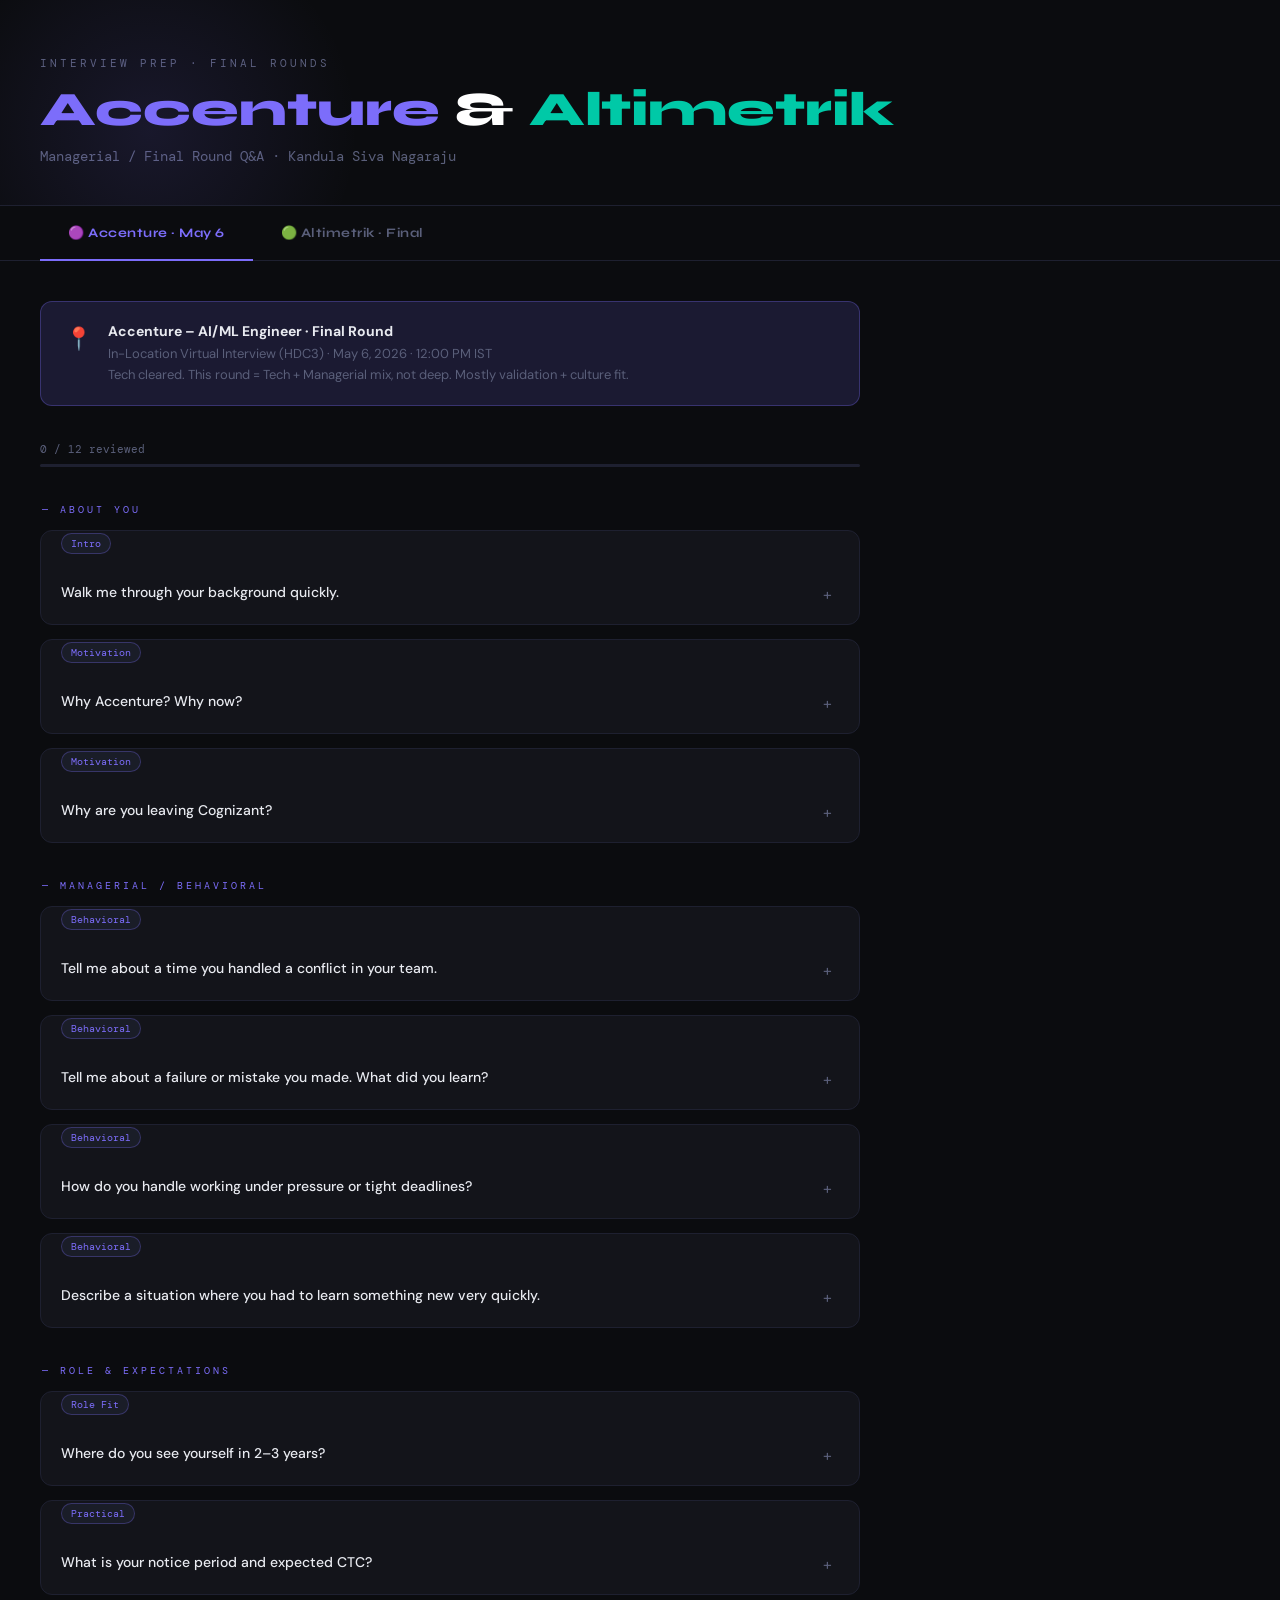
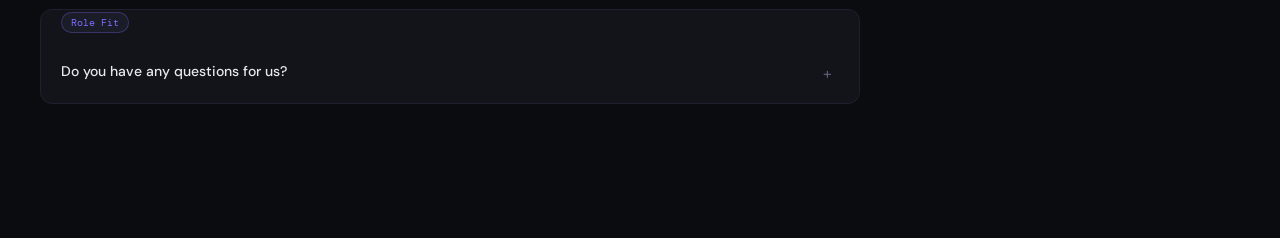
<file: prep/final_round.html>
<!DOCTYPE html>
<html lang="en">
<head>
<meta charset="UTF-8">
<meta name="viewport" content="width=device-width, initial-scale=1.0">
<title>Final Round Prep – Kandula</title>
<link href="https://fonts.googleapis.com/css2?family=Syne:wght@400;600;700;800&family=DM+Mono:wght@400;500&family=DM+Sans:wght@300;400;500&display=swap" rel="stylesheet">
<style>
  :root {
    --bg: #0b0c0f;
    --surface: #13141a;
    --border: #1e2030;
    --acc-purple: #7c6dfa;
    --acc-glow: rgba(124,109,250,0.15);
    --alt-teal: #00c9a7;
    --alt-glow: rgba(0,201,167,0.15);
    --text: #e8eaf0;
    --muted: #5a5f7a;
    --tag-bg: #1a1d28;
  }
  * { box-sizing: border-box; margin: 0; padding: 0; }
  body {
    background: var(--bg);
    color: var(--text);
    font-family: 'DM Sans', sans-serif;
    min-height: 100vh;
    padding: 0 0 80px;
  }

  /* HERO */
  .hero {
    padding: 56px 40px 40px;
    border-bottom: 1px solid var(--border);
    position: relative;
    overflow: hidden;
  }
  .hero::before {
    content: '';
    position: absolute;
    top: -80px; left: -60px;
    width: 420px; height: 420px;
    background: radial-gradient(circle, rgba(124,109,250,0.12) 0%, transparent 70%);
    pointer-events: none;
  }
  .hero-label {
    font-family: 'DM Mono', monospace;
    font-size: 11px;
    letter-spacing: 3px;
    text-transform: uppercase;
    color: var(--muted);
    margin-bottom: 14px;
  }
  .hero h1 {
    font-family: 'Syne', sans-serif;
    font-size: clamp(28px, 5vw, 48px);
    font-weight: 800;
    line-height: 1.1;
    color: #fff;
    margin-bottom: 10px;
  }
  .hero h1 span.acc { color: var(--acc-purple); }
  .hero h1 span.alt { color: var(--alt-teal); }
  .hero-sub {
    font-size: 14px;
    color: var(--muted);
    font-family: 'DM Mono', monospace;
  }

  /* NAV TABS */
  .tabs {
    display: flex;
    gap: 0;
    padding: 0 40px;
    border-bottom: 1px solid var(--border);
    position: sticky;
    top: 0;
    background: var(--bg);
    z-index: 100;
  }
  .tab-btn {
    padding: 18px 28px;
    font-family: 'Syne', sans-serif;
    font-weight: 700;
    font-size: 13px;
    letter-spacing: 0.5px;
    background: none;
    border: none;
    color: var(--muted);
    cursor: pointer;
    border-bottom: 2px solid transparent;
    transition: all 0.2s;
    position: relative;
    top: 1px;
  }
  .tab-btn.active.acc { color: var(--acc-purple); border-bottom-color: var(--acc-purple); }
  .tab-btn.active.alt { color: var(--alt-teal); border-bottom-color: var(--alt-teal); }
  .tab-btn:hover { color: var(--text); }

  /* SECTIONS */
  .section { display: none; padding: 40px; max-width: 900px; }
  .section.active { display: block; animation: fadeIn 0.3s ease; }
  @keyframes fadeIn { from { opacity:0; transform: translateY(8px); } to { opacity:1; transform: translateY(0); } }

  /* CONTEXT CARD */
  .context-card {
    border-radius: 12px;
    padding: 20px 24px;
    margin-bottom: 36px;
    border: 1px solid;
    display: flex;
    gap: 16px;
    align-items: flex-start;
  }
  .context-card.acc { background: var(--acc-glow); border-color: rgba(124,109,250,0.3); }
  .context-card.alt { background: var(--alt-glow); border-color: rgba(0,201,167,0.3); }
  .ctx-icon { font-size: 22px; margin-top: 2px; }
  .ctx-body p { font-size: 13px; color: var(--muted); line-height: 1.6; }
  .ctx-body strong { color: var(--text); font-size: 14px; display: block; margin-bottom: 4px; }

  /* CATEGORY LABEL */
  .cat-label {
    font-family: 'DM Mono', monospace;
    font-size: 10px;
    letter-spacing: 3px;
    text-transform: uppercase;
    margin-bottom: 14px;
    margin-top: 36px;
    padding-left: 2px;
  }
  .cat-label.acc { color: var(--acc-purple); }
  .cat-label.alt { color: var(--alt-teal); }

  /* QA CARDS */
  .qa-card {
    background: var(--surface);
    border: 1px solid var(--border);
    border-radius: 12px;
    margin-bottom: 14px;
    overflow: hidden;
    transition: border-color 0.2s;
  }
  .qa-card:hover { border-color: #2a2d40; }
  .qa-header {
    display: flex;
    justify-content: space-between;
    align-items: flex-start;
    padding: 18px 20px;
    cursor: pointer;
    gap: 12px;
  }
  .qa-q {
    font-family: 'DM Sans', sans-serif;
    font-size: 14px;
    font-weight: 500;
    color: var(--text);
    flex: 1;
    line-height: 1.5;
  }
  .qa-toggle {
    width: 24px; height: 24px;
    border-radius: 6px;
    display: flex; align-items: center; justify-content: center;
    font-size: 16px;
    flex-shrink: 0;
    transition: transform 0.25s;
    color: var(--muted);
  }
  .qa-card.open .qa-toggle { transform: rotate(45deg); }
  .qa-answer {
    display: none;
    padding: 0 20px 20px;
    border-top: 1px solid var(--border);
    padding-top: 16px;
    font-size: 13.5px;
    color: #9da3be;
    line-height: 1.75;
  }
  .qa-card.open .qa-answer { display: block; animation: fadeIn 0.2s ease; }
  .qa-answer strong { color: var(--text); }
  .qa-answer ul { padding-left: 18px; margin-top: 6px; }
  .qa-answer ul li { margin-bottom: 6px; }
  .qa-answer .tip {
    margin-top: 12px;
    padding: 10px 14px;
    border-radius: 8px;
    font-size: 12px;
    font-family: 'DM Mono', monospace;
    display: flex; gap: 8px; align-items: flex-start;
  }
  .tip.acc { background: var(--acc-glow); color: #a99ffc; border-left: 2px solid var(--acc-purple); }
  .tip.alt { background: var(--alt-glow); color: #5ee8d0; border-left: 2px solid var(--alt-teal); }

  /* TAGS */
  .tag {
    display: inline-block;
    font-size: 10px;
    font-family: 'DM Mono', monospace;
    padding: 3px 9px;
    border-radius: 20px;
    margin-bottom: 10px;
    margin-left: 20px;
    background: var(--tag-bg);
  }
  .tag.acc { color: var(--acc-purple); border: 1px solid rgba(124,109,250,0.3); }
  .tag.alt { color: var(--alt-teal); border: 1px solid rgba(0,201,167,0.3); }

  /* PROGRESS */
  .progress-bar {
    height: 3px;
    border-radius: 2px;
    background: var(--border);
    margin-bottom: 28px;
    overflow: hidden;
  }
  .progress-fill {
    height: 100%;
    border-radius: 2px;
    width: 0%;
    transition: width 0.4s ease;
  }
  .progress-fill.acc { background: var(--acc-purple); }
  .progress-fill.alt { background: var(--alt-teal); }
  .progress-label {
    font-family: 'DM Mono', monospace;
    font-size: 11px;
    color: var(--muted);
    margin-bottom: 8px;
  }

  @media (max-width: 600px) {
    .hero { padding: 36px 20px 28px; }
    .tabs { padding: 0 20px; }
    .section { padding: 24px 20px; }
  }
</style>
</head>
<body>

<div class="hero">
  <div class="hero-label">Interview Prep · Final Rounds</div>
  <h1>
    <span class="acc">Accenture</span> &amp; <span class="alt">Altimetrik</span>
  </h1>
  <div class="hero-sub">Managerial / Final Round Q&A · Kandula Siva Nagaraju</div>
</div>

<div class="tabs">
  <button class="tab-btn active acc" onclick="switchTab('acc')">🟣 Accenture · May 6</button>
  <button class="tab-btn alt" onclick="switchTab('alt')">🟢 Altimetrik · Final</button>
</div>

<!-- ========== ACCENTURE ========== -->
<div class="section active" id="tab-acc">
  <div class="context-card acc">
    <div class="ctx-icon">📍</div>
    <div class="ctx-body">
      <strong>Accenture – AI/ML Engineer · Final Round</strong>
      <p>In-Location Virtual Interview (HDC3) · May 6, 2026 · 12:00 PM IST<br>
      Tech cleared. This round = Tech + Managerial mix, not deep. Mostly validation + culture fit.</p>
    </div>
  </div>

  <div class="progress-label" id="acc-progress-label">0 / 12 reviewed</div>
  <div class="progress-bar"><div class="progress-fill acc" id="acc-bar"></div></div>

  <div class="cat-label acc">— About You</div>

  <div class="qa-card" data-section="acc">
    <div class="tag acc">Intro</div>
    <div class="qa-header" onclick="toggle(this)">
      <span class="qa-q">Walk me through your background quickly.</span>
      <span class="qa-toggle">+</span>
    </div>
    <div class="qa-answer">
      I'm a Gen AI Developer at Cognizant with 3+ years of experience. My core focus is building multi-agent AI systems using frameworks like Neuro SAN, LangChain, Google ADK, and Azure AI Foundry. I've worked on projects like OneC Enhanced Search — an agentic RAG pipeline for internal IT — and recently led evaluation pipelines for responsible AI metrics. I enjoy the engineering side of AI, not just prototyping but taking things to production.
      <div class="tip acc">⚡ Keep it under 90 seconds. End with a forward-looking line about AI/ML at scale.</div>
    </div>
  </div>

  <div class="qa-card" data-section="acc">
    <div class="tag acc">Motivation</div>
    <div class="qa-header" onclick="toggle(this)">
      <span class="qa-q">Why Accenture? Why now?</span>
      <span class="qa-toggle">+</span>
    </div>
    <div class="qa-answer">
      Accenture works with enterprise-scale AI problems across industries. At Cognizant I've been doing internal IT AI — I want exposure to diverse client-facing AI challenges. Accenture's AI practice is one of the most active globally and I want to contribute at that scale, especially in agentic and LLM engineering.
      <div class="tip acc">⚡ Don't say "better salary" even if true. Keep it about growth and scale.</div>
    </div>
  </div>

  <div class="qa-card" data-section="acc">
    <div class="tag acc">Motivation</div>
    <div class="qa-header" onclick="toggle(this)">
      <span class="qa-q">Why are you leaving Cognizant?</span>
      <span class="qa-toggle">+</span>
    </div>
    <div class="qa-answer">
      I've had great growth at Cognizant — built production AI systems, worked across multiple frameworks. But I'm looking for a broader canvas. I want to work on more varied client problems, faster iteration cycles, and a larger AI community. Accenture seems like that next step.
      <div class="tip acc">⚡ Never badmouth Cognizant. Frame it as growth pull, not push.</div>
    </div>
  </div>

  <div class="cat-label acc">— Managerial / Behavioral</div>

  <div class="qa-card" data-section="acc">
    <div class="tag acc">Behavioral</div>
    <div class="qa-header" onclick="toggle(this)">
      <span class="qa-q">Tell me about a time you handled a conflict in your team.</span>
      <span class="qa-toggle">+</span>
    </div>
    <div class="qa-answer">
      During our OneC Enhanced Search project, there was a disagreement with a colleague on the chunking strategy for the RAG pipeline. They preferred fixed-size chunking for simplicity; I wanted semantic chunking for better retrieval accuracy. Instead of escalating, I ran a quick benchmark on both approaches with real queries. The data backed semantic chunking and we aligned on that. The key was keeping it objective, not personal.
      <div class="tip acc">⚡ Use STAR format. Real project example always beats a hypothetical.</div>
    </div>
  </div>

  <div class="qa-card" data-section="acc">
    <div class="tag acc">Behavioral</div>
    <div class="qa-header" onclick="toggle(this)">
      <span class="qa-q">Tell me about a failure or mistake you made. What did you learn?</span>
      <span class="qa-toggle">+</span>
    </div>
    <div class="qa-answer">
      Early on in a Neuro SAN integration, I underestimated the complexity of private endpoint DNS resolution in Azure. I told the team it would take a day — it took nearly a week. I learned to always spike unknown infra before estimating, and since then I build in explicit investigation time in my task planning.
      <div class="tip acc">⚡ They want accountability + lesson learned. Don't deflect blame.</div>
    </div>
  </div>

  <div class="qa-card" data-section="acc">
    <div class="tag acc">Behavioral</div>
    <div class="qa-header" onclick="toggle(this)">
      <span class="qa-q">How do you handle working under pressure or tight deadlines?</span>
      <span class="qa-toggle">+</span>
    </div>
    <div class="qa-answer">
      I break the work into the smallest shippable pieces and communicate proactively. During our hackathon project I had to deliver an end-to-end Review-Interview Coordination Agent in a short window. I scoped it tightly — MVP first, enhancements later — and kept my stakeholder Nagarajan updated at each checkpoint. Shipping something solid beats missing deadline with something perfect.
      <div class="tip acc">⚡ Mention communication to stakeholders — that's what managers care about.</div>
    </div>
  </div>

  <div class="qa-card" data-section="acc">
    <div class="tag acc">Behavioral</div>
    <div class="qa-header" onclick="toggle(this)">
      <span class="qa-q">Describe a situation where you had to learn something new very quickly.</span>
      <span class="qa-toggle">+</span>
    </div>
    <div class="qa-answer">
      When Google ADK was released, I had to evaluate it quickly for a use case at work. I built a working incident response pipeline using SequentialAgent + LlmAgent sub-agents with GitHub MCP tools within a few days — just from docs and experimentation. I'm comfortable with 0-to-working in new frameworks fast.
      <div class="tip acc">⚡ This shows self-learning ability — important for AI roles where things change fast.</div>
    </div>
  </div>

  <div class="cat-label acc">— Role & Expectations</div>

  <div class="qa-card" data-section="acc">
    <div class="tag acc">Role Fit</div>
    <div class="qa-header" onclick="toggle(this)">
      <span class="qa-q">Where do you see yourself in 2–3 years?</span>
      <span class="qa-toggle">+</span>
    </div>
    <div class="qa-answer">
      I want to grow into a senior AI architect role — someone who designs multi-agent systems at enterprise scale and bridges the gap between research advances and production deployments. I'm also interested in mentoring junior engineers as the team grows.
      <div class="tip acc">⚡ Align your answer with what Accenture can offer. Don't say "own company" or "research lab".</div>
    </div>
  </div>

  <div class="qa-card" data-section="acc">
    <div class="tag acc">Practical</div>
    <div class="qa-header" onclick="toggle(this)">
      <span class="qa-q">What is your notice period and expected CTC?</span>
      <span class="qa-toggle">+</span>
    </div>
    <div class="qa-answer">
      <strong>Notice Period:</strong> State your actual notice period (typically 60–90 days at Cognizant). If asked if it's negotiable, say you can check but can't confirm immediately.<br><br>
      <strong>CTC:</strong> Give a range based on your research. Don't lowball — you're an experienced Gen AI developer with production background. Say: "Based on the role and my experience, I'm looking at [X–Y LPA]. I'm open to discussion."
      <div class="tip acc">⚡ Know your number before you walk in. Don't say "as per company norms."</div>
    </div>
  </div>

  <div class="qa-card" data-section="acc">
    <div class="tag acc">Role Fit</div>
    <div class="qa-header" onclick="toggle(this)">
      <span class="qa-q">Do you have any questions for us?</span>
      <span class="qa-toggle">+</span>
    </div>
    <div class="qa-answer">
      Ask at least 2:
      <ul>
        <li>What does the typical engagement look like for AI/ML Engineers in the first 3 months?</li>
        <li>What AI frameworks and cloud platforms is the team primarily working with right now?</li>
        <li>How does Accenture support upskilling in rapidly evolving areas like agentic AI?</li>
      </ul>
      <div class="tip acc">⚡ Never say "I have no questions." Asking shows genuine interest.</div>
    </div>
  </div>
</div>

<!-- ========== ALTIMETRIK ========== -->
<div class="section" id="tab-alt">
  <div class="context-card alt">
    <div class="ctx-icon">📍</div>
    <div class="ctx-body">
      <strong>Altimetrik – Gen AI Engineer · Final Round</strong>
      <p>L2 Technical cleared. Final round expected = Managerial / HR + Culture fit.<br>
      Altimetrik is a digital engineering firm — they value ownership, speed, and product mindset.</p>
    </div>
  </div>

  <div class="progress-label" id="alt-progress-label">0 / 12 reviewed</div>
  <div class="progress-bar"><div class="progress-fill alt" id="alt-bar"></div></div>

  <div class="cat-label alt">— About You</div>

  <div class="qa-card" data-section="alt">
    <div class="tag alt">Intro</div>
    <div class="qa-header" onclick="toggle(this)">
      <span class="qa-q">Tell me about yourself and what excites you about Gen AI.</span>
      <span class="qa-toggle">+</span>
    </div>
    <div class="qa-answer">
      I'm a Gen AI Developer at Cognizant with 3+ years building production AI systems — multi-agent pipelines, RAG architectures, Azure AI integrations. What excites me about Gen AI is the pace at which agentic systems are evolving — the shift from single-model completions to orchestrated agents that reason and act. I've been hands-on with that shift and want to keep pushing its boundaries.
      <div class="tip alt">⚡ Altimetrik is product-focused. Show enthusiasm + practical experience together.</div>
    </div>
  </div>

  <div class="qa-card" data-section="alt">
    <div class="tag alt">Motivation</div>
    <div class="qa-header" onclick="toggle(this)">
      <span class="qa-q">Why Altimetrik?</span>
      <span class="qa-toggle">+</span>
    </div>
    <div class="qa-answer">
      Altimetrik works at the intersection of digital engineering and product delivery — which is where AI has the most real-world impact. I want to be part of a team that ships AI features that users actually experience, not just internal tooling. From what I've seen, Altimetrik has a strong engineering culture and moves fast, which suits how I work.
      <div class="tip alt">⚡ Research Altimetrik's recent work before the interview. Mention a specific vertical if you can.</div>
    </div>
  </div>

  <div class="qa-card" data-section="alt">
    <div class="tag alt">Motivation</div>
    <div class="qa-header" onclick="toggle(this)">
      <span class="qa-q">Why are you looking to move out of Cognizant?</span>
      <span class="qa-toggle">+</span>
    </div>
    <div class="qa-answer">
      Cognizant gave me solid foundations — I got to build real production AI systems. But I want to work in a more product-oriented environment, on things that are customer-facing. Altimetrik's model of being embedded with product teams is what I'm looking for at this stage of my career.
      <div class="tip alt">⚡ Same rule — no badmouthing. Frame as "pull" not "push."</div>
    </div>
  </div>

  <div class="cat-label alt">— Managerial / Behavioral</div>

  <div class="qa-card" data-section="alt">
    <div class="tag alt">Behavioral</div>
    <div class="qa-header" onclick="toggle(this)">
      <span class="qa-q">Tell me about a project you owned end-to-end.</span>
      <span class="qa-toggle">+</span>
    </div>
    <div class="qa-answer">
      The OneC Enhanced Search project at Cognizant — I owned the full agentic pipeline: from designing the HOCON-based agent config in Neuro SAN, building the LangChain middleware layer for Azure OpenAI, setting up the vector search integration, to writing evaluation pipelines for tool accuracy. I was the single point of contact for both technical decisions and stakeholder updates with my tech lead Nagarajan.
      <div class="tip alt">⚡ Ownership stories land well at product companies. Emphasize decisions you made, not just tasks you did.</div>
    </div>
  </div>

  <div class="qa-card" data-section="alt">
    <div class="tag alt">Behavioral</div>
    <div class="qa-header" onclick="toggle(this)">
      <span class="qa-q">How do you prioritize when you have multiple tasks or deliverables?</span>
      <span class="qa-toggle">+</span>
    </div>
    <div class="qa-answer">
      I use impact vs effort as my primary filter. Tasks that unblock others or are on the critical path go first. I also communicate early if something will slip — I'd rather surface a risk 3 days early than miss a deadline silently. In a recent sprint I was juggling the evaluation pipeline build and an Azure connectivity issue simultaneously. I fixed the blocker (connectivity) first since it was blocking another teammate, then resumed the pipeline.
      <div class="tip alt">⚡ Show you think in terms of team impact, not just personal workload.</div>
    </div>
  </div>

  <div class="qa-card" data-section="alt">
    <div class="tag alt">Behavioral</div>
    <div class="qa-header" onclick="toggle(this)">
      <span class="qa-q">Tell me about a time you disagreed with your manager or tech lead.</span>
      <span class="qa-toggle">+</span>
    </div>
    <div class="qa-answer">
      There was a discussion about which multi-agent framework to adopt for a new use case. My tech lead initially leaned toward a simpler single-agent approach for time reasons. I prepared a quick comparison of Neuro SAN vs LangChain for that specific use case, highlighting where multi-agent would save us time long-term. He agreed after reviewing it and we went with the multi-agent approach. I made sure to back my position with data, not just opinion.
      <div class="tip alt">⚡ Show you can push back respectfully with evidence. Don't make the manager look wrong — make it collaborative.</div>
    </div>
  </div>

  <div class="qa-card" data-section="alt">
    <div class="tag alt">Behavioral</div>
    <div class="qa-header" onclick="toggle(this)">
      <span class="qa-q">How do you stay current in a fast-moving field like Gen AI?</span>
      <span class="qa-toggle">+</span>
    </div>
    <div class="qa-answer">
      I follow key sources — Anthropic/OpenAI release notes, Hugging Face papers, and the LangChain/LlamaIndex changelogs directly. But more importantly, I build things. When Google ADK dropped I immediately prototyped an incident response agent. When MCP was introduced I got the Anthropic certification. Hands-on experimentation is the only way to really internalize something in this space.
      <div class="tip alt">⚡ Mentioning real certifications (MCP, Claude Code) and real builds adds credibility.</div>
    </div>
  </div>

  <div class="cat-label alt">— Role & Expectations</div>

  <div class="qa-card" data-section="alt">
    <div class="tag alt">Role Fit</div>
    <div class="qa-header" onclick="toggle(this)">
      <span class="qa-q">What kind of work environment do you thrive in?</span>
      <span class="qa-toggle">+</span>
    </div>
    <div class="qa-answer">
      Fast-paced, low-bureaucracy, high-ownership. I like environments where I can take a problem, design the solution, and ship it without too many approval loops. I also value teams that have strong technical culture — where people share learnings, debate architecture, and hold each other to a high bar. From what I know about Altimetrik that's the culture you run.
      <div class="tip alt">⚡ Mirrors Altimetrik's own positioning. Feels genuine if you mean it.</div>
    </div>
  </div>

  <div class="qa-card" data-section="alt">
    <div class="tag alt">Practical</div>
    <div class="qa-header" onclick="toggle(this)">
      <span class="qa-q">What is your expected CTC and notice period?</span>
      <span class="qa-toggle">+</span>
    </div>
    <div class="qa-answer">
      <strong>Notice Period:</strong> State actual (Cognizant is typically 60–90 days). Add: "I can discuss buyout options depending on the offer timeline."<br><br>
      <strong>CTC:</strong> Quote a number range confidently. Know your current CTC and add 30–50% as target for a strong Gen AI profile. Don't undersell — you have production experience which is rare.
      <div class="tip alt">⚡ Altimetrik is known to negotiate. Don't give a single number — give a range.</div>
    </div>
  </div>

  <div class="qa-card" data-section="alt">
    <div class="tag alt">Role Fit</div>
    <div class="qa-header" onclick="toggle(this)">
      <span class="qa-q">Do you have any questions for us?</span>
      <span class="qa-toggle">+</span>
    </div>
    <div class="qa-answer">
      Ask 2–3 strong ones:
      <ul>
        <li>What does the Gen AI roadmap look like for the team I'd be joining?</li>
        <li>How does the team balance exploration (R&D, new frameworks) with delivery commitments?</li>
        <li>What does success look like in the first 6 months for this role?</li>
      </ul>
      <div class="tip alt">⚡ The "what does success look like" question always lands well — shows you're already thinking about delivering.</div>
    </div>
  </div>
</div>

<script>
  function switchTab(tab) {
    document.querySelectorAll('.section').forEach(s => s.classList.remove('active'));
    document.querySelectorAll('.tab-btn').forEach(b => b.classList.remove('active', 'acc', 'alt'));
    document.getElementById('tab-' + tab).classList.add('active');
    const btn = document.querySelector(`.tab-btn.${tab}`);
    if (!btn) {
      // fallback
      document.querySelectorAll('.tab-btn').forEach((b, i) => {
        if ((tab === 'acc' && i === 0) || (tab === 'alt' && i === 1)) {
          b.classList.add('active', tab);
        }
      });
    } else {
      btn.classList.add('active', tab);
    }
  }

  // Fix tab buttons since they don't have class initially for alt
  document.querySelectorAll('.tab-btn')[1].classList.add('alt');

  function toggle(header) {
    const card = header.closest('.qa-card');
    const wasOpen = card.classList.contains('open');
    card.classList.toggle('open', !wasOpen);
    updateProgress(card.dataset.section);
  }

  function updateProgress(section) {
    const total = document.querySelectorAll(`.qa-card[data-section="${section}"]`).length;
    const opened = document.querySelectorAll(`.qa-card[data-section="${section}"].open`).length;
    const pct = Math.round((opened / total) * 100);
    document.getElementById(`${section}-bar`).style.width = pct + '%';
    document.getElementById(`${section}-progress-label`).textContent = `${opened} / ${total} reviewed`;
  }
</script>
</body>
</html>
</file>
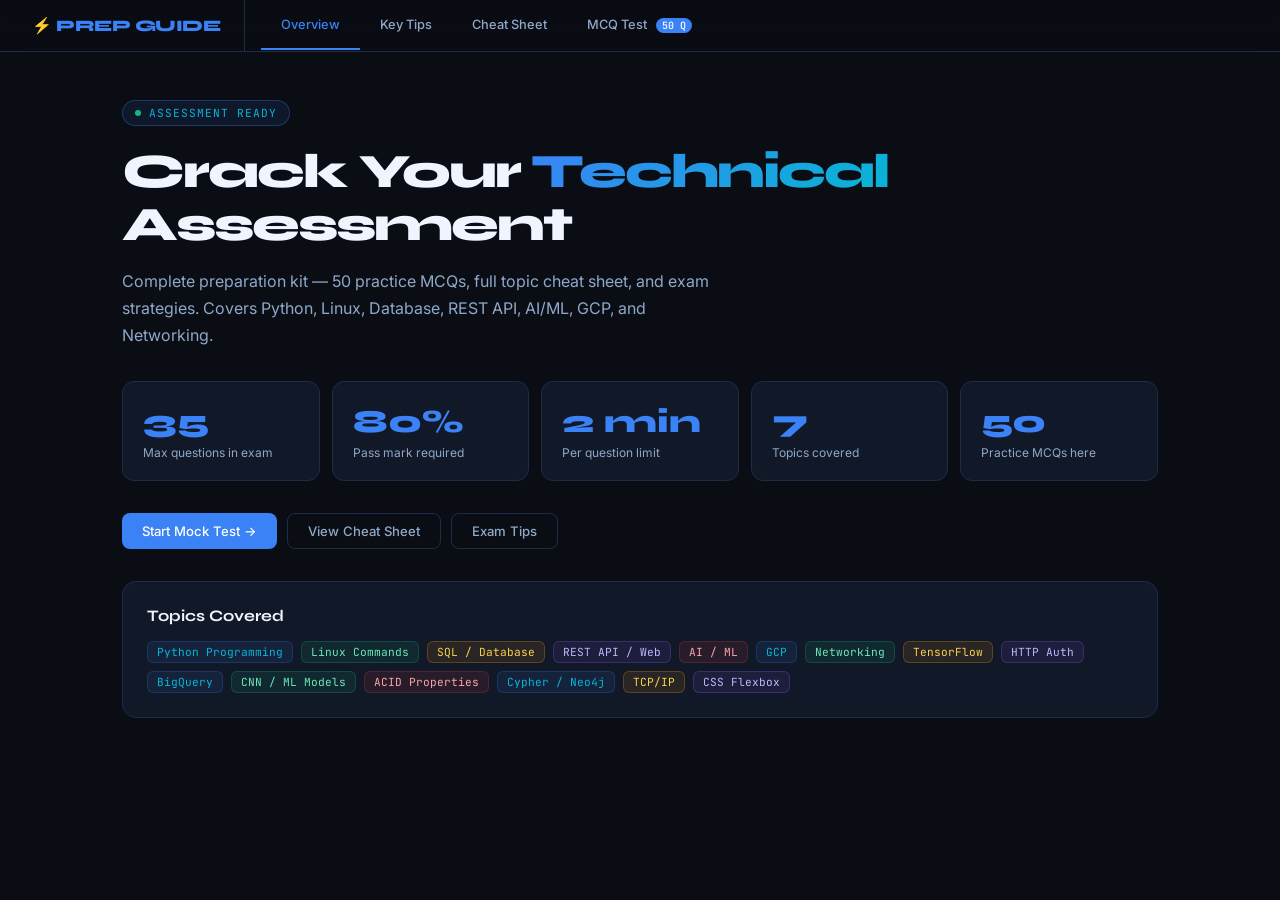
<file: prep/tech_assessment_prep.html>
<!DOCTYPE html>
<html lang="en">
<head>
<meta charset="UTF-8">
<meta name="viewport" content="width=device-width, initial-scale=1.0">
<title>Tech Assessment Prep Guide</title>
<link href="https://fonts.googleapis.com/css2?family=JetBrains+Mono:wght@400;600&family=Syne:wght@400;500;600;700;800&family=Inter:wght@300;400;500&display=swap" rel="stylesheet">
<style>
  :root {
    --bg: #0a0d14;
    --surface: #111827;
    --surface2: #1a2235;
    --border: #1e2d47;
    --accent: #3b82f6;
    --accent2: #06b6d4;
    --green: #10b981;
    --red: #ef4444;
    --amber: #f59e0b;
    --purple: #8b5cf6;
    --pink: #ec4899;
    --text: #f0f4ff;
    --text2: #8fa8c8;
    --text3: #4a6080;
    --mono: 'JetBrains Mono', monospace;
    --head: 'Syne', sans-serif;
    --body: 'Inter', sans-serif;
  }
  * { box-sizing: border-box; margin: 0; padding: 0; }
  html { scroll-behavior: smooth; }
  body { background: var(--bg); color: var(--text); font-family: var(--body); min-height: 100vh; overflow-x: hidden; }

  /* NAV */
  nav { position: sticky; top: 0; z-index: 100; background: rgba(10,13,20,0.92); backdrop-filter: blur(12px); border-bottom: 1px solid var(--border); display: flex; align-items: center; gap: 0; padding: 0 2rem; }
  .nav-brand { font-family: var(--head); font-weight: 800; font-size: 1rem; color: var(--accent); padding: 1rem 1.5rem 1rem 0; border-right: 1px solid var(--border); margin-right: 1rem; letter-spacing: -0.5px; white-space: nowrap; }
  .nav-tabs { display: flex; gap: 0; overflow-x: auto; }
  .nav-tab { padding: 1rem 1.25rem; font-size: 0.8rem; font-weight: 500; cursor: pointer; color: var(--text2); border-bottom: 2px solid transparent; transition: all 0.2s; white-space: nowrap; background: none; border-left: none; border-right: none; border-top: none; font-family: var(--body); }
  .nav-tab:hover { color: var(--text); }
  .nav-tab.active { color: var(--accent); border-bottom-color: var(--accent); }
  .nav-badge { background: var(--accent); color: #fff; font-size: 10px; padding: 1px 6px; border-radius: 999px; margin-left: 6px; font-family: var(--mono); }

  /* PAGES */
  .page { display: none; min-height: calc(100vh - 57px); }
  .page.active { display: block; }

  /* HERO */
  .hero { padding: 3rem 2rem 2rem; max-width: 1100px; margin: 0 auto; }
  .hero-tag { display: inline-flex; align-items: center; gap: 8px; background: rgba(59,130,246,0.1); border: 1px solid rgba(59,130,246,0.3); color: var(--accent2); font-size: 0.7rem; font-family: var(--mono); padding: 5px 12px; border-radius: 999px; margin-bottom: 1.25rem; letter-spacing: 1px; text-transform: uppercase; }
  .hero-tag::before { content: ''; width: 6px; height: 6px; border-radius: 50%; background: var(--green); animation: pulse 1.5s infinite; }
  @keyframes pulse { 0%,100%{opacity:1;transform:scale(1)} 50%{opacity:0.5;transform:scale(1.3)} }
  h1 { font-family: var(--head); font-size: 3rem; font-weight: 800; line-height: 1.1; letter-spacing: -2px; margin-bottom: 1rem; }
  h1 span { background: linear-gradient(135deg, var(--accent), var(--accent2)); -webkit-background-clip: text; -webkit-text-fill-color: transparent; }
  .hero-sub { color: var(--text2); font-size: 1rem; line-height: 1.7; max-width: 600px; margin-bottom: 2rem; }
  .stat-row { display: grid; grid-template-columns: repeat(auto-fit, minmax(150px,1fr)); gap: 12px; margin-bottom: 2rem; }
  .stat-card { background: var(--surface); border: 1px solid var(--border); border-radius: 12px; padding: 1.25rem; }
  .stat-num { font-family: var(--head); font-size: 2rem; font-weight: 800; color: var(--accent); }
  .stat-label { font-size: 0.75rem; color: var(--text2); margin-top: 4px; }

  /* SECTION CONTAINER */
  .container { max-width: 1100px; margin: 0 auto; padding: 2rem; }

  /* SECTION TITLE */
  .section-title { font-family: var(--head); font-size: 1.6rem; font-weight: 700; letter-spacing: -1px; margin-bottom: 0.4rem; }
  .section-sub { color: var(--text2); font-size: 0.85rem; margin-bottom: 2rem; }

  /* TIPS PAGE */
  .tips-grid { display: grid; grid-template-columns: repeat(auto-fit, minmax(300px,1fr)); gap: 16px; margin-bottom: 2rem; }
  .tip-card { background: var(--surface); border: 1px solid var(--border); border-radius: 14px; padding: 1.5rem; position: relative; overflow: hidden; }
  .tip-card::before { content: ''; position: absolute; top: 0; left: 0; right: 0; height: 3px; border-radius: 14px 14px 0 0; }
  .tip-card.blue::before { background: linear-gradient(90deg, var(--accent), var(--accent2)); }
  .tip-card.green::before { background: linear-gradient(90deg, var(--green), #34d399); }
  .tip-card.amber::before { background: linear-gradient(90deg, var(--amber), #fbbf24); }
  .tip-card.purple::before { background: linear-gradient(90deg, var(--purple), #a78bfa); }
  .tip-card.red::before { background: linear-gradient(90deg, var(--red), #f87171); }
  .tip-card-icon { font-size: 1.5rem; margin-bottom: 0.75rem; }
  .tip-card-title { font-family: var(--head); font-size: 1rem; font-weight: 700; margin-bottom: 0.75rem; }
  .tip-list { list-style: none; display: flex; flex-direction: column; gap: 8px; }
  .tip-list li { font-size: 0.82rem; color: var(--text2); line-height: 1.6; padding-left: 18px; position: relative; }
  .tip-list li::before { content: '→'; position: absolute; left: 0; color: var(--accent); font-family: var(--mono); }
  .tip-list li strong { color: var(--text); font-weight: 500; }
  .mnemonic-box { background: rgba(59,130,246,0.07); border: 1px solid rgba(59,130,246,0.2); border-radius: 10px; padding: 1rem; margin-top: 10px; }
  .mnemonic-box code { font-family: var(--mono); color: var(--accent2); font-size: 0.8rem; display: block; margin-bottom: 4px; }
  .mnemonic-box p { font-size: 0.78rem; color: var(--text2); }
  .priority-table { width: 100%; border-collapse: collapse; font-size: 0.82rem; }
  .priority-table th { text-align: left; padding: 8px 12px; color: var(--text2); font-weight: 500; border-bottom: 1px solid var(--border); font-size: 0.75rem; text-transform: uppercase; letter-spacing: 0.5px; }
  .priority-table td { padding: 10px 12px; border-bottom: 1px solid var(--border); vertical-align: middle; }
  .priority-table tr:last-child td { border-bottom: none; }
  .pill { display: inline-block; padding: 2px 10px; border-radius: 999px; font-size: 0.7rem; font-weight: 600; font-family: var(--mono); }
  .pill-high { background: rgba(239,68,68,0.15); color: #fca5a5; }
  .pill-med { background: rgba(245,158,11,0.15); color: #fcd34d; }
  .pill-low { background: rgba(16,185,129,0.15); color: #6ee7b7; }

  /* CHEATSHEET */
  .cs-grid { display: grid; grid-template-columns: repeat(auto-fit, minmax(320px,1fr)); gap: 16px; }
  .cs-card { background: var(--surface); border: 1px solid var(--border); border-radius: 14px; overflow: hidden; }
  .cs-header { padding: 1rem 1.25rem; display: flex; align-items: center; gap: 10px; border-bottom: 1px solid var(--border); }
  .cs-icon { width: 32px; height: 32px; border-radius: 8px; display: flex; align-items: center; justify-content: center; font-size: 1rem; flex-shrink: 0; }
  .cs-title { font-family: var(--head); font-size: 0.95rem; font-weight: 700; }
  .cs-body { padding: 1.25rem; display: flex; flex-direction: column; gap: 10px; }
  .cs-item { }
  .cs-item-title { font-size: 0.75rem; text-transform: uppercase; letter-spacing: 0.5px; color: var(--text3); font-family: var(--mono); margin-bottom: 4px; }
  .cs-item-text { font-size: 0.82rem; color: var(--text2); line-height: 1.6; }
  .cs-item-text strong { color: var(--text); font-weight: 500; }
  pre, code { font-family: var(--mono); }
  .code-block { background: rgba(0,0,0,0.4); border: 1px solid var(--border); border-radius: 8px; padding: 10px 14px; font-size: 0.75rem; color: #a5d8ff; line-height: 1.8; overflow-x: auto; margin-top: 4px; }
  .tag-row { display: flex; flex-wrap: wrap; gap: 6px; margin-top: 4px; }
  .tag { background: rgba(59,130,246,0.1); border: 1px solid rgba(59,130,246,0.2); color: var(--accent2); font-size: 0.7rem; padding: 3px 9px; border-radius: 6px; font-family: var(--mono); }
  .tag.green { background: rgba(16,185,129,0.1); border-color: rgba(16,185,129,0.25); color: #6ee7b7; }
  .tag.amber { background: rgba(245,158,11,0.1); border-color: rgba(245,158,11,0.25); color: #fcd34d; }
  .tag.purple { background: rgba(139,92,246,0.1); border-color: rgba(139,92,246,0.25); color: #c4b5fd; }
  .tag.red { background: rgba(239,68,68,0.1); border-color: rgba(239,68,68,0.2); color: #fca5a5; }
  .divider { height: 1px; background: var(--border); margin: 4px 0; }

  /* MCQ TEST */
  .test-controls { display: flex; align-items: center; gap: 12px; flex-wrap: wrap; margin-bottom: 2rem; }
  .select-box { background: var(--surface); border: 1px solid var(--border); color: var(--text); padding: 8px 14px; border-radius: 8px; font-size: 0.8rem; font-family: var(--body); cursor: pointer; }
  .btn { padding: 9px 20px; border-radius: 8px; font-size: 0.82rem; font-weight: 500; cursor: pointer; font-family: var(--body); transition: all 0.15s; border: none; }
  .btn-primary { background: var(--accent); color: #fff; }
  .btn-primary:hover { background: #2563eb; }
  .btn-outline { background: transparent; border: 1px solid var(--border); color: var(--text2); }
  .btn-outline:hover { background: var(--surface2); color: var(--text); }
  .btn-green { background: var(--green); color: #fff; }
  .btn-green:hover { background: #059669; }
  .btn-red { background: var(--red); color: #fff; }
  .timer-box { margin-left: auto; background: var(--surface); border: 1px solid var(--border); border-radius: 8px; padding: 8px 16px; font-family: var(--mono); font-size: 0.9rem; color: var(--accent2); display: flex; align-items: center; gap: 8px; }
  .timer-dot { width: 8px; height: 8px; border-radius: 50%; background: var(--green); animation: pulse 1s infinite; }
  .timer-dot.warn { background: var(--amber); }
  .timer-dot.danger { background: var(--red); }
  .progress-wrap { background: var(--surface); border: 1px solid var(--border); border-radius: 10px; padding: 1rem 1.25rem; margin-bottom: 2rem; display: flex; align-items: center; gap: 16px; }
  .progress-track { flex: 1; height: 6px; background: var(--border); border-radius: 3px; }
  .progress-bar { height: 6px; border-radius: 3px; background: linear-gradient(90deg, var(--accent), var(--accent2)); transition: width 0.4s; }
  .progress-label { font-family: var(--mono); font-size: 0.8rem; color: var(--text2); white-space: nowrap; }
  .q-card { background: var(--surface); border: 1px solid var(--border); border-radius: 14px; padding: 1.75rem; margin-bottom: 1rem; }
  .q-header { display: flex; align-items: flex-start; gap: 12px; margin-bottom: 1.25rem; }
  .q-num { background: linear-gradient(135deg, var(--accent), var(--accent2)); color: #fff; font-family: var(--mono); font-size: 0.7rem; padding: 4px 10px; border-radius: 6px; flex-shrink: 0; margin-top: 2px; }
  .q-cat { background: rgba(139,92,246,0.15); color: #c4b5fd; font-size: 0.68rem; padding: 4px 10px; border-radius: 6px; flex-shrink: 0; font-family: var(--mono); text-transform: uppercase; margin-top: 2px; }
  .q-text { font-size: 0.92rem; line-height: 1.6; font-weight: 500; }
  .options { display: flex; flex-direction: column; gap: 8px; }
  .option { display: flex; align-items: flex-start; gap: 10px; padding: 10px 14px; border: 1px solid var(--border); border-radius: 9px; cursor: pointer; transition: all 0.15s; font-size: 0.83rem; color: var(--text2); line-height: 1.5; }
  .option:hover { background: var(--surface2); border-color: rgba(59,130,246,0.4); color: var(--text); }
  .option.selected { background: rgba(59,130,246,0.12); border-color: var(--accent); color: var(--text); }
  .option.correct { background: rgba(16,185,129,0.12); border-color: var(--green); color: #6ee7b7; }
  .option.wrong { background: rgba(239,68,68,0.1); border-color: var(--red); color: #fca5a5; }
  .option-letter { font-family: var(--mono); font-size: 0.75rem; font-weight: 600; color: var(--text3); flex-shrink: 0; margin-top: 1px; }
  .explanation { margin-top: 1rem; padding: 12px 14px; background: rgba(6,182,212,0.07); border: 1px solid rgba(6,182,212,0.2); border-radius: 9px; font-size: 0.8rem; color: var(--text2); line-height: 1.7; display: none; }
  .explanation.show { display: block; }
  .explanation strong { color: var(--accent2); font-weight: 500; }
  .result-box { background: var(--surface); border: 1px solid var(--border); border-radius: 16px; padding: 2.5rem; text-align: center; }
  .result-score { font-family: var(--head); font-size: 5rem; font-weight: 800; letter-spacing: -3px; }
  .result-score.pass { background: linear-gradient(135deg, var(--green), var(--accent2)); -webkit-background-clip: text; -webkit-text-fill-color: transparent; }
  .result-score.fail { background: linear-gradient(135deg, var(--red), var(--amber)); -webkit-background-clip: text; -webkit-text-fill-color: transparent; }
  .result-label { font-size: 0.9rem; color: var(--text2); margin-top: 0.5rem; margin-bottom: 1.5rem; }
  .result-grid { display: grid; grid-template-columns: repeat(3,1fr); gap: 12px; max-width: 400px; margin: 0 auto 2rem; }
  .result-stat { background: var(--surface2); border-radius: 10px; padding: 1rem; }
  .result-stat-num { font-family: var(--head); font-size: 1.5rem; font-weight: 700; }
  .result-stat-label { font-size: 0.72rem; color: var(--text2); margin-top: 2px; }
  .cat-breakdown { max-width: 500px; margin: 0 auto 2rem; text-align: left; }
  .cat-row { display: flex; align-items: center; gap: 10px; margin-bottom: 10px; font-size: 0.8rem; }
  .cat-name { width: 100px; color: var(--text2); font-size: 0.75rem; }
  .cat-bar-wrap { flex: 1; height: 8px; background: var(--border); border-radius: 4px; }
  .cat-bar { height: 8px; border-radius: 4px; transition: width 0.6s; }
  .cat-pct { width: 40px; text-align: right; font-family: var(--mono); font-size: 0.72rem; color: var(--text2); }
  .filter-row { display: flex; gap: 6px; flex-wrap: wrap; margin-bottom: 1.5rem; }
  .filter-chip { padding: 5px 14px; border-radius: 999px; font-size: 0.75rem; cursor: pointer; border: 1px solid var(--border); background: var(--surface); color: var(--text2); font-family: var(--mono); transition: all 0.15s; }
  .filter-chip.active { background: var(--accent); color: #fff; border-color: var(--accent); }
  .hidden { display: none !important; }
  .nav-right { margin-left: auto; display: flex; align-items: center; gap: 10px; }
  .score-live { font-family: var(--mono); font-size: 0.75rem; color: var(--green); background: rgba(16,185,129,0.1); border: 1px solid rgba(16,185,129,0.2); padding: 4px 12px; border-radius: 999px; }

  /* SCROLLBAR */
  ::-webkit-scrollbar { width: 6px; height: 6px; }
  ::-webkit-scrollbar-track { background: var(--bg); }
  ::-webkit-scrollbar-thumb { background: var(--border); border-radius: 3px; }

  @media(max-width:600px) {
    h1 { font-size: 2rem; letter-spacing: -1px; }
    .stat-num { font-size: 1.5rem; }
    nav { padding: 0 1rem; }
    .container { padding: 1.5rem 1rem; }
    .hero { padding: 2rem 1rem 1rem; }
  }
</style>
</head>
<body>

<nav>
  <div class="nav-brand">⚡ PREP GUIDE</div>
  <div class="nav-tabs">
    <button class="nav-tab active" onclick="showPage('home',this)">Overview</button>
    <button class="nav-tab" onclick="showPage('tips',this)">Key Tips</button>
    <button class="nav-tab" onclick="showPage('cheat',this)">Cheat Sheet</button>
    <button class="nav-tab" onclick="showPage('test',this)">MCQ Test <span class="nav-badge">50 Q</span></button>
  </div>
</nav>

<!-- HOME PAGE -->
<div id="page-home" class="page active">
  <div class="hero">
    <div class="hero-tag">Assessment Ready</div>
    <h1>Crack Your <span>Technical</span> Assessment</h1>
    <p class="hero-sub">Complete preparation kit — 50 practice MCQs, full topic cheat sheet, and exam strategies. Covers Python, Linux, Database, REST API, AI/ML, GCP, and Networking.</p>
    <div class="stat-row">
      <div class="stat-card"><div class="stat-num">35</div><div class="stat-label">Max questions in exam</div></div>
      <div class="stat-card"><div class="stat-num">80%</div><div class="stat-label">Pass mark required</div></div>
      <div class="stat-card"><div class="stat-num">2 min</div><div class="stat-label">Per question limit</div></div>
      <div class="stat-card"><div class="stat-num">7</div><div class="stat-label">Topics covered</div></div>
      <div class="stat-card"><div class="stat-num">50</div><div class="stat-label">Practice MCQs here</div></div>
    </div>
    <div style="display:flex;gap:10px;flex-wrap:wrap;">
      <button class="btn btn-primary" onclick="showPage('test',document.querySelectorAll('.nav-tab')[3])">Start Mock Test →</button>
      <button class="btn btn-outline" onclick="showPage('cheat',document.querySelectorAll('.nav-tab')[2])">View Cheat Sheet</button>
      <button class="btn btn-outline" onclick="showPage('tips',document.querySelectorAll('.nav-tab')[1])">Exam Tips</button>
    </div>
    <div style="margin-top:2rem;background:var(--surface);border:1px solid var(--border);border-radius:14px;padding:1.5rem;">
      <div style="font-family:var(--head);font-weight:700;font-size:1rem;margin-bottom:1rem;">Topics Covered</div>
      <div style="display:flex;flex-wrap:wrap;gap:8px;">
        <span class="tag">Python Programming</span><span class="tag green">Linux Commands</span><span class="tag amber">SQL / Database</span><span class="tag purple">REST API / Web</span><span class="tag red">AI / ML</span><span class="tag">GCP</span><span class="tag green">Networking</span><span class="tag amber">TensorFlow</span><span class="tag purple">HTTP Auth</span><span class="tag">BigQuery</span><span class="tag green">CNN / ML Models</span><span class="tag red">ACID Properties</span><span class="tag">Cypher / Neo4j</span><span class="tag amber">TCP/IP</span><span class="tag purple">CSS Flexbox</span>
      </div>
    </div>
  </div>
</div>

<!-- TIPS PAGE -->
<div id="page-tips" class="page">
  <div class="container">
    <div class="section-title">Key Tips to Clear the Exam</div>
    <div class="section-sub">Strategy, priorities, and memory tricks to maximise your score</div>
    <div class="tips-grid">
      <div class="tip-card blue">
        <div class="tip-card-icon">🎯</div>
        <div class="tip-card-title">Exam Strategy</div>
        <ul class="tip-list">
          <li>Read the <strong>entire question</strong> before looking at options — MCQs have clever distractors</li>
          <li>Watch for <strong>"NOT" or "EXCEPT"</strong> in questions — these flip the answer completely</li>
          <li>You can miss <strong>6–7 questions</strong> and still pass at 80% threshold</li>
          <li>If stuck, eliminate <strong>2 obviously wrong options</strong> first, then choose from remaining two</li>
          <li>Never leave blank — always <strong>guess if unsure</strong>, there's no negative marking mentioned</li>
          <li>Time: ~2 min/question. If unsure after 90 sec, <strong>mark best guess and move on</strong></li>
        </ul>
      </div>
      <div class="tip-card green">
        <div class="tip-card-icon">🔥</div>
        <div class="tip-card-title">High Priority Topics</div>
        <ul class="tip-list">
          <li><strong>Python</strong> — List vs Tuple vs Dict, file I/O, list methods. Very likely to appear (3–5 Qs)</li>
          <li><strong>SQL CRUD</strong> — SELECT, INSERT, UPDATE, DELETE with WHERE and JOIN (2–3 Qs)</li>
          <li><strong>Linux chmod/chown</strong> — permission numbers, ownership commands (2–3 Qs)</li>
          <li><strong>REST HTTP methods</strong> — GET/POST/PUT/DELETE and status codes 200/400/404/500 (2–3 Qs)</li>
          <li><strong>ML Pipeline</strong> — Data → Preprocess → Train → Deploy cycle (2 Qs)</li>
          <li><strong>ACID Properties</strong> — Database transaction guarantees (1–2 Qs)</li>
        </ul>
      </div>
      <div class="tip-card amber">
        <div class="tip-card-icon">🧠</div>
        <div class="tip-card-title">Memory Mnemonics</div>
        <div class="mnemonic-box">
          <code>ACID = "Always Committed Is Durable"</code>
          <p>Atomicity · Consistency · Isolation · Durability</p>
        </div>
        <div class="mnemonic-box" style="margin-top:8px;">
          <code>chmod 755 = 7-5-5 = "Owner Full, Rest Read+Exec"</code>
          <p>4=read 2=write 1=exec → 7=all, 5=r+x only</p>
        </div>
        <div class="mnemonic-box" style="margin-top:8px;">
          <code>REST = "Get Pizza Patiently During Delay"</code>
          <p>GET · POST · PUT · PATCH · DELETE</p>
        </div>
        <div class="mnemonic-box" style="margin-top:8px;">
          <code>ML Pipeline = "Don't Procrastinate Train Deploy"</code>
          <p>Data → Preprocess → Train → Deploy</p>
        </div>
        <div class="mnemonic-box" style="margin-top:8px;">
          <code>Confusion Matrix = "True/False + Positive/Negative"</code>
          <p>TP=Correct Positive, FP=False Alarm, FN=Missed, TN=Correct Negative</p>
        </div>
      </div>
      <div class="tip-card purple">
        <div class="tip-card-icon">📊</div>
        <div class="tip-card-title">Topic Priority Table</div>
        <table class="priority-table">
          <thead><tr><th>Topic</th><th>Priority</th><th>Est. Questions</th></tr></thead>
          <tbody>
            <tr><td>Python Basics</td><td><span class="pill pill-high">HIGH</span></td><td>4–5</td></tr>
            <tr><td>Linux Commands</td><td><span class="pill pill-high">HIGH</span></td><td>3–4</td></tr>
            <tr><td>SQL / Database</td><td><span class="pill pill-high">HIGH</span></td><td>3–4</td></tr>
            <tr><td>REST API / Web</td><td><span class="pill pill-high">HIGH</span></td><td>3–4</td></tr>
            <tr><td>AI / ML</td><td><span class="pill pill-med">MED</span></td><td>3–4</td></tr>
            <tr><td>GCP</td><td><span class="pill pill-med">MED</span></td><td>2–3</td></tr>
            <tr><td>Networking</td><td><span class="pill pill-med">MED</span></td><td>2–3</td></tr>
            <tr><td>Cypher / Neo4j</td><td><span class="pill pill-low">LOW</span></td><td>1–2</td></tr>
            <tr><td>CSS / HTML</td><td><span class="pill pill-low">LOW</span></td><td>1–2</td></tr>
          </tbody>
        </table>
      </div>
      <div class="tip-card red">
        <div class="tip-card-icon">⚠️</div>
        <div class="tip-card-title">Common Mistakes to Avoid</div>
        <ul class="tip-list">
          <li>Confusing <strong>List (mutable)</strong> with <strong>Tuple (immutable)</strong> in Python</li>
          <li>Mixing up <strong>chmod</strong> (permissions) vs <strong>chown</strong> (ownership)</li>
          <li>Thinking POST=update — POST=<strong>create new</strong>, PUT=<strong>update existing</strong></li>
          <li>Confusing <strong>precision</strong> and <strong>recall</strong> in ML metrics</li>
          <li>Confusing <strong>SSR</strong> (server renders HTML) with <strong>CSR</strong> (browser renders via JS)</li>
          <li>Thinking BigQuery is a regular database — it's a <strong>serverless data warehouse</strong></li>
          <li>HTTP 401 = <strong>Unauthenticated</strong>, 403 = <strong>Unauthorized/Forbidden</strong> (very commonly confused)</li>
        </ul>
      </div>
      <div class="tip-card blue">
        <div class="tip-card-icon">📅</div>
        <div class="tip-card-title">7-Day Study Plan</div>
        <ul class="tip-list">
          <li><strong>Day 1:</strong> Python — Lists, Tuples, Dicts, file I/O, arrays</li>
          <li><strong>Day 2:</strong> Linux — chmod, chown, netstat, kernel, ip route</li>
          <li><strong>Day 3:</strong> Database — SQL CRUD, ACID, JOINs, Cypher basics</li>
          <li><strong>Day 4:</strong> REST API — HTTP methods, status codes, JSON, SSR/CSR</li>
          <li><strong>Day 5:</strong> AI/ML — pipeline, confusion matrix, CNN, K-means</li>
          <li><strong>Day 6:</strong> GCP + Networking — BigQuery, Load Balancer, DNS, TCP/IP</li>
          <li><strong>Day 7:</strong> Full mock test (use the MCQ test in this guide!) + revision</li>
        </ul>
      </div>
    </div>
  </div>
</div>

<!-- CHEAT SHEET -->
<div id="page-cheat" class="page">
  <div class="container">
    <div class="section-title">Complete Topic Cheat Sheet</div>
    <div class="section-sub">All key facts, commands, and concepts — grouped by topic</div>
    <div class="cs-grid">

      <!-- PYTHON -->
      <div class="cs-card">
        <div class="cs-header">
          <div class="cs-icon" style="background:rgba(59,130,246,0.15);">🐍</div>
          <div class="cs-title">Python Programming</div>
        </div>
        <div class="cs-body">
          <div class="cs-item">
            <div class="cs-item-title">Data Structures</div>
            <div class="cs-item-text">
              <strong>List</strong> — mutable, ordered, allows duplicates: <code style="color:var(--accent2)">[1,2,3]</code><br>
              <strong>Tuple</strong> — immutable, ordered: <code style="color:var(--accent2)">(1,2,3)</code><br>
              <strong>Dict</strong> — key-value, mutable: <code style="color:var(--accent2)">{"a":1,"b":2}</code><br>
              <strong>Set</strong> — unordered, no duplicates: <code style="color:var(--accent2)">{1,2,3}</code>
            </div>
          </div>
          <div class="divider"></div>
          <div class="cs-item">
            <div class="cs-item-title">Common List Methods</div>
            <div class="code-block">lst.append(x)   # add to end
lst.insert(i,x) # insert at index
lst.pop()       # remove last
lst.remove(x)   # remove first x
lst.sort()      # sort in-place
lst[1:3]        # slicing</div>
          </div>
          <div class="divider"></div>
          <div class="cs-item">
            <div class="cs-item-title">Dict Methods</div>
            <div class="code-block">d.keys()          # all keys
d.values()        # all values
d.items()         # key-value pairs
d.get('k','default') # safe get</div>
          </div>
          <div class="divider"></div>
          <div class="cs-item">
            <div class="cs-item-title">File I/O</div>
            <div class="code-block">with open('file.txt', 'r') as f:
    data = f.read()
# Modes: r=read, w=write, a=append
#        rb=read binary, wb=write binary</div>
          </div>
          <div class="divider"></div>
          <div class="cs-item">
            <div class="cs-item-title">TensorFlow Basics</div>
            <div class="cs-item-text">Open-source ML framework by Google. Used to build and train neural networks. Key concepts: <strong>tensors</strong> (multi-dimensional arrays), <strong>model.compile()</strong>, <strong>model.fit()</strong>, <strong>model.predict()</strong>.</div>
            <div class="code-block">import tensorflow as tf
model = tf.keras.Sequential([...])
model.compile(optimizer='adam',
              loss='sparse_categorical_crossentropy')
model.fit(X_train, y_train, epochs=10)</div>
          </div>
          <div class="divider"></div>
          <div class="cs-item">
            <div class="cs-item-title">NumPy Arrays</div>
            <div class="code-block">import numpy as np
arr = np.array([1,2,3,4])
arr.shape   # dimensions
arr.reshape(2,2)  # change shape
arr.mean()  # average
arr[0:2]    # slicing</div>
          </div>
        </div>
      </div>

      <!-- LINUX -->
      <div class="cs-card">
        <div class="cs-header">
          <div class="cs-icon" style="background:rgba(245,158,11,0.15);">🐧</div>
          <div class="cs-title">Linux Commands</div>
        </div>
        <div class="cs-body">
          <div class="cs-item">
            <div class="cs-item-title">Permissions (chmod)</div>
            <div class="cs-item-text"><strong>Read=4, Write=2, Execute=1</strong> (add for permissions)</div>
            <div class="code-block">chmod 755 file  # rwxr-xr-x
chmod 644 file  # rw-r--r--
chmod 777 file  # rwxrwxrwx (all access)
chmod +x file   # add execute for all
chmod u+w file  # add write for owner
# u=user/owner, g=group, o=others, a=all</div>
          </div>
          <div class="divider"></div>
          <div class="cs-item">
            <div class="cs-item-title">Ownership (chown)</div>
            <div class="code-block">chown alice file.txt         # change owner
chown alice:devs file.txt    # owner + group
chown -R alice /dir          # recursive
chgrp devs file.txt          # change group only</div>
          </div>
          <div class="divider"></div>
          <div class="cs-item">
            <div class="cs-item-title">Networking Commands</div>
            <div class="code-block">netstat -tuln    # show listening ports
netstat -an      # all connections
ip route show    # display routing table
ip addr show     # show IP addresses
ifconfig         # network interface config
ping google.com  # test connectivity
traceroute host  # trace packet path</div>
          </div>
          <div class="divider"></div>
          <div class="cs-item">
            <div class="cs-item-title">File System Commands</div>
            <div class="code-block">ls -la     # list all files with details
ls -lh     # human-readable file sizes
ls -lt     # sort by modification time
find / -name "*.txt"   # search files
du -sh /dir            # disk usage
df -h                  # disk free space</div>
          </div>
          <div class="divider"></div>
          <div class="cs-item">
            <div class="cs-item-title">Kernel Role</div>
            <div class="cs-item-text">The kernel is the <strong>core of the OS</strong>. It manages: CPU scheduling (processes), memory management, device drivers, file system, system calls (interface between apps and hardware). The kernel runs in <strong>privileged mode</strong>; user apps run in user mode.</div>
          </div>
          <div class="divider"></div>
          <div class="cs-item">
            <div class="cs-item-title">Process Management</div>
            <div class="code-block">ps aux           # list all processes
kill -9 PID      # force kill process
top / htop       # live process monitor
systemctl start nginx   # start service
systemctl status nginx  # check service</div>
          </div>
        </div>
      </div>

      <!-- DATABASE -->
      <div class="cs-card">
        <div class="cs-header">
          <div class="cs-icon" style="background:rgba(16,185,129,0.15);">🗄️</div>
          <div class="cs-title">Database & SQL</div>
        </div>
        <div class="cs-body">
          <div class="cs-item">
            <div class="cs-item-title">ACID Properties</div>
            <div class="cs-item-text">
              <strong>Atomicity</strong> — Transaction is all-or-nothing. If one part fails, entire transaction rolls back.<br>
              <strong>Consistency</strong> — Database always moves from one valid state to another.<br>
              <strong>Isolation</strong> — Concurrent transactions don't interfere with each other.<br>
              <strong>Durability</strong> — Committed data persists permanently, even after system crash.
            </div>
          </div>
          <div class="divider"></div>
          <div class="cs-item">
            <div class="cs-item-title">SQL CRUD Commands</div>
            <div class="code-block">-- Create table
CREATE TABLE users (id INT, name VARCHAR(50));

-- Insert
INSERT INTO users VALUES (1, 'Alice');

-- Read
SELECT * FROM users WHERE age > 25;
SELECT name, age FROM users ORDER BY age DESC;

-- Update
UPDATE users SET age=30 WHERE id=1;

-- Delete
DELETE FROM users WHERE id=1;</div>
          </div>
          <div class="divider"></div>
          <div class="cs-item">
            <div class="cs-item-title">JOINs</div>
            <div class="code-block">-- INNER JOIN: matching rows in both tables
SELECT u.name, o.amount
FROM users u
INNER JOIN orders o ON u.id = o.user_id;

-- LEFT JOIN: all rows from left table
-- GROUP BY with aggregation
SELECT dept, COUNT(*) as total
FROM employees
GROUP BY dept
HAVING COUNT(*) > 5;</div>
          </div>
          <div class="divider"></div>
          <div class="cs-item">
            <div class="cs-item-title">Cypher (Neo4j Graph DB)</div>
            <div class="cs-item-text"><strong>Cypher</strong> is the query language for Neo4j, a graph database where data is stored as nodes and relationships.</div>
            <div class="code-block">-- Find a node
MATCH (n:Person {name:'Alice'}) RETURN n;

-- Find relationships
MATCH (a:Person)-[:KNOWS]->(b:Person)
RETURN a.name, b.name;

-- Create node
CREATE (n:Person {name:'Bob', age:30});</div>
          </div>
          <div class="divider"></div>
          <div class="cs-item">
            <div class="cs-item-title">SQL vs NoSQL</div>
            <div class="cs-item-text">
              <strong>SQL (Relational)</strong>: Structured tables, fixed schema, ACID compliant. E.g., MySQL, PostgreSQL.<br>
              <strong>NoSQL</strong>: Flexible schema, scales horizontally. E.g., MongoDB (document), Neo4j (graph), Redis (key-value), Cassandra (column).
            </div>
          </div>
        </div>
      </div>

      <!-- REST API / WEB -->
      <div class="cs-card">
        <div class="cs-header">
          <div class="cs-icon" style="background:rgba(139,92,246,0.15);">🌐</div>
          <div class="cs-title">REST API & Web Technologies</div>
        </div>
        <div class="cs-body">
          <div class="cs-item">
            <div class="cs-item-title">HTTP Methods</div>
            <div class="cs-item-text">
              <strong>GET</strong> — Retrieve/read data (no body)<br>
              <strong>POST</strong> — Create a new resource (data in body)<br>
              <strong>PUT</strong> — Update/replace entire resource<br>
              <strong>PATCH</strong> — Partial update of a resource<br>
              <strong>DELETE</strong> — Remove a resource
            </div>
          </div>
          <div class="divider"></div>
          <div class="cs-item">
            <div class="cs-item-title">HTTP Status Codes</div>
            <div class="cs-item-text">
              <strong>200 OK</strong> — Request succeeded<br>
              <strong>201 Created</strong> — Resource created (POST)<br>
              <strong>204 No Content</strong> — Success, no body returned<br>
              <strong>400 Bad Request</strong> — Invalid input from client<br>
              <strong>401 Unauthorized</strong> — Not authenticated (no/invalid token)<br>
              <strong>403 Forbidden</strong> — Authenticated but no permission<br>
              <strong>404 Not Found</strong> — Resource doesn't exist<br>
              <strong>500 Internal Server Error</strong> — Server crashed
            </div>
          </div>
          <div class="divider"></div>
          <div class="cs-item">
            <div class="cs-item-title">JSON Format</div>
            <div class="code-block">// JSON = JavaScript Object Notation
// Key-value format, human-readable
{
  "id": 1,
  "name": "Alice",
  "roles": ["admin", "user"],
  "address": {
    "city": "Chennai",
    "country": "India"
  }
}</div>
          </div>
          <div class="divider"></div>
          <div class="cs-item">
            <div class="cs-item-title">SSR vs CSR</div>
            <div class="cs-item-text">
              <strong>SSR (Server-Side Rendering)</strong>: HTML built on the server, sent to browser. Faster first load, better SEO. Used in: Next.js, PHP, Django templates.<br><br>
              <strong>CSR (Client-Side Rendering)</strong>: Browser downloads JS bundle, then builds HTML. Initial load slower but very interactive. Used in: React, Angular, Vue SPAs.
            </div>
          </div>
          <div class="divider"></div>
          <div class="cs-item">
            <div class="cs-item-title">API Gateway & Fuzz Testing</div>
            <div class="cs-item-text">
              <strong>API Gateway</strong>: Single entry point for all client requests. Handles routing, authentication, rate limiting, load balancing. Examples: AWS API Gateway, Kong, NGINX.<br><br>
              <strong>Fuzz Testing (Fuzzing)</strong>: Automated security technique that sends random/unexpected/invalid inputs to an application to find crashes, memory leaks, or vulnerabilities.
            </div>
          </div>
          <div class="divider"></div>
          <div class="cs-item">
            <div class="cs-item-title">HTTP Auth Methods</div>
            <div class="cs-item-text">
              <strong>Basic Auth</strong>: Base64 encoded username:password in header.<br>
              <strong>Bearer Token / JWT</strong>: Token in Authorization header after login.<br>
              <strong>OAuth 2.0</strong>: Delegated access (login with Google/Facebook).<br>
              <strong>API Key</strong>: Secret key passed in header or query param.
            </div>
          </div>
          <div class="divider"></div>
          <div class="cs-item">
            <div class="cs-item-title">CSS Flexbox Essentials</div>
            <div class="code-block">.container {
  display: flex;
  flex-direction: row;   /* or column */
  justify-content: center; /* main axis */
  align-items: center;   /* cross axis */
  flex-wrap: wrap;
  gap: 16px;
}</div>
          </div>
        </div>
      </div>

      <!-- AI/ML -->
      <div class="cs-card">
        <div class="cs-header">
          <div class="cs-icon" style="background:rgba(236,72,153,0.15);">🤖</div>
          <div class="cs-title">AI / ML Concepts</div>
        </div>
        <div class="cs-body">
          <div class="cs-item">
            <div class="cs-item-title">ML Model Lifecycle</div>
            <div class="cs-item-text">
              <strong>1. Data Collection</strong> — Gather raw data from sources<br>
              <strong>2. Preprocessing</strong> — Clean, normalize, encode, handle missing values, feature engineering<br>
              <strong>3. Model Training</strong> — Feed data to algorithm, model learns patterns<br>
              <strong>4. Evaluation</strong> — Test on unseen data, measure accuracy/loss<br>
              <strong>5. Deployment</strong> — Serve model via API for production use<br>
              <strong>6. Monitoring</strong> — Track performance drift, retrain when needed
            </div>
          </div>
          <div class="divider"></div>
          <div class="cs-item">
            <div class="cs-item-title">Confusion Matrix</div>
            <div class="cs-item-text">
              <strong>TP (True Positive)</strong> — Predicted positive, actually positive ✅<br>
              <strong>TN (True Negative)</strong> — Predicted negative, actually negative ✅<br>
              <strong>FP (False Positive)</strong> — Predicted positive, actually negative ❌ (Type I Error / False Alarm)<br>
              <strong>FN (False Negative)</strong> — Predicted negative, actually positive ❌ (Type II Error / Missed)<br><br>
              <strong>Accuracy</strong> = (TP+TN) / Total<br>
              <strong>Precision</strong> = TP / (TP+FP) — "of all predicted positive, how many were correct?"<br>
              <strong>Recall</strong> = TP / (TP+FN) — "of all actual positives, how many did we find?"
            </div>
          </div>
          <div class="divider"></div>
          <div class="cs-item">
            <div class="cs-item-title">CNN (Convolutional Neural Networks)</div>
            <div class="cs-item-text">
              Specialized neural network for <strong>image processing</strong>. Uses convolutional layers to extract spatial features (edges, textures, shapes) through filters/kernels. Architecture: Input → Conv layers → Pooling → Flatten → Fully Connected → Output. Used in: image classification, object detection, facial recognition, medical imaging.
            </div>
          </div>
          <div class="divider"></div>
          <div class="cs-item">
            <div class="cs-item-title">Clustering Algorithms</div>
            <div class="cs-item-text">
              <strong>K-Means</strong>: Unsupervised. Divides data into K clusters by distance to centroid. Iteratively reassigns points and recalculates centroids until stable. Applications: customer segmentation, document clustering.<br><br>
              <strong>Hierarchical Clustering</strong>: Builds a tree of clusters (dendrogram). No need to specify K upfront.<br><br>
              <strong>DBSCAN</strong>: Density-based. Finds clusters of arbitrary shape. Handles outliers well.
            </div>
          </div>
          <div class="divider"></div>
          <div class="cs-item">
            <div class="cs-item-title">Descriptive Analysis</div>
            <div class="cs-item-text">
              Summarises and describes <strong>historical data</strong>. Answers "what happened?". Key metrics: Mean, Median, Mode, Standard Deviation, Variance, Min/Max, Quartiles. Tools: Pandas describe(), histograms, bar charts.
            </div>
          </div>
          <div class="divider"></div>
          <div class="cs-item">
            <div class="cs-item-title">Supervised vs Unsupervised</div>
            <div class="cs-item-text">
              <strong>Supervised</strong>: Labeled training data. Goal: predict output. E.g., linear regression, decision trees, neural nets.<br>
              <strong>Unsupervised</strong>: No labels. Goal: find patterns/structure. E.g., K-means, PCA, autoencoders.<br>
              <strong>Reinforcement Learning</strong>: Agent learns by reward/penalty. E.g., game playing AI.
            </div>
          </div>
        </div>
      </div>

      <!-- GCP -->
      <div class="cs-card">
        <div class="cs-header">
          <div class="cs-icon" style="background:rgba(59,130,246,0.15);">☁️</div>
          <div class="cs-title">GCP (Google Cloud Platform)</div>
        </div>
        <div class="cs-body">
          <div class="cs-item">
            <div class="cs-item-title">BigQuery</div>
            <div class="cs-item-text">Fully managed, <strong>serverless data warehouse</strong>. No infrastructure to manage. Runs SQL queries on petabyte-scale datasets. Columnar storage for fast analytics. Ideal for business intelligence, large-scale data analysis. Billed per query (bytes processed).</div>
            <div class="code-block">-- BigQuery SQL example
SELECT country, COUNT(*) as users
FROM `project.dataset.table`
WHERE signup_date > '2024-01-01'
GROUP BY country
ORDER BY users DESC;</div>
          </div>
          <div class="divider"></div>
          <div class="cs-item">
            <div class="cs-item-title">Load Balancer</div>
            <div class="cs-item-text">
              Distributes incoming traffic across multiple backend instances. Types in GCP:<br>
              <strong>HTTP(S) LB</strong> — Global, Layer 7, routes based on URL/headers<br>
              <strong>TCP/UDP LB</strong> — Layer 4, regional<br>
              <strong>Internal LB</strong> — For traffic within VPC<br>
              Benefits: High availability, auto-scaling, health checks, SSL termination.
            </div>
          </div>
          <div class="divider"></div>
          <div class="cs-item">
            <div class="cs-item-title">GCP Compute Commands</div>
            <div class="code-block"># List VM instances
gcloud compute instances list

# Create a VM
gcloud compute instances create my-vm \
  --zone=us-central1-a --machine-type=n1-standard-1

# SSH into VM
gcloud compute ssh my-vm --zone=us-central1-a

# Copy files (GCS)
gsutil cp file.txt gs://my-bucket/
gsutil ls gs://my-bucket/</div>
          </div>
          <div class="divider"></div>
          <div class="cs-item">
            <div class="cs-item-title">Key GCP Services</div>
            <div class="tag-row">
              <span class="tag">Compute Engine (VMs)</span>
              <span class="tag green">Cloud Run (containers)</span>
              <span class="tag amber">Cloud Functions (serverless)</span>
              <span class="tag purple">GKE (Kubernetes)</span>
              <span class="tag">Cloud Storage</span>
              <span class="tag green">BigQuery (analytics)</span>
              <span class="tag amber">Cloud SQL (managed DB)</span>
              <span class="tag purple">Pub/Sub (messaging)</span>
            </div>
          </div>
          <div class="divider"></div>
          <div class="cs-item">
            <div class="cs-item-title">Serverless Architecture</div>
            <div class="cs-item-text">No server management. Cloud provider handles infrastructure. Auto-scales to zero. Pay per execution/use. Examples: <strong>BigQuery</strong> (serverless SQL), <strong>Cloud Functions</strong> (event-driven code), <strong>Cloud Run</strong> (containerized apps).</div>
          </div>
        </div>
      </div>

      <!-- NETWORKING -->
      <div class="cs-card">
        <div class="cs-header">
          <div class="cs-icon" style="background:rgba(6,182,212,0.15);">🔗</div>
          <div class="cs-title">Networking</div>
        </div>
        <div class="cs-body">
          <div class="cs-item">
            <div class="cs-item-title">TCP/IP Stack</div>
            <div class="cs-item-text">
              <strong>Application Layer</strong> — HTTP, HTTPS, FTP, DNS, SMTP<br>
              <strong>Transport Layer</strong> — TCP (reliable, ordered) | UDP (fast, no guarantee)<br>
              <strong>Network Layer</strong> — IP addressing, routing (routers)<br>
              <strong>Data Link</strong> — MAC addresses, switches, Ethernet<br>
              <strong>Physical</strong> — Cables, signals, hardware
            </div>
          </div>
          <div class="divider"></div>
          <div class="cs-item">
            <div class="cs-item-title">TCP vs UDP</div>
            <div class="cs-item-text">
              <strong>TCP</strong>: Connection-oriented, reliable, ordered, error-checked. 3-way handshake (SYN→SYN-ACK→ACK). Use for: HTTP, email, file transfer.<br>
              <strong>UDP</strong>: Connectionless, fast, no guarantee. Use for: video streaming, gaming, DNS, VoIP.
            </div>
          </div>
          <div class="divider"></div>
          <div class="cs-item">
            <div class="cs-item-title">DNS (Domain Name System)</div>
            <div class="cs-item-text">Translates domain names → IP addresses. Process: Browser → Recursive Resolver → Root Server → TLD Server → Authoritative Server → IP address returned. <strong>nslookup google.com</strong> to check DNS. Record types: A (IPv4), AAAA (IPv6), CNAME (alias), MX (mail), TXT (text).</div>
          </div>
          <div class="divider"></div>
          <div class="cs-item">
            <div class="cs-item-title">IP Routing</div>
            <div class="cs-item-text">Routers use <strong>routing tables</strong> to decide where to forward packets. Routes have: destination network, subnet mask, gateway, metric. Static routes = manually configured. Dynamic routes = learned via protocols (OSPF, BGP, RIP).</div>
            <div class="code-block">ip route show     # view routing table
route -n          # numeric routing table
ip route add 10.0.0.0/24 via 192.168.1.1</div>
          </div>
          <div class="divider"></div>
          <div class="cs-item">
            <div class="cs-item-title">TCP/IP Troubleshooting Steps</div>
            <div class="cs-item-text">
              <strong>1.</strong> <code style="color:var(--accent2)">ping 8.8.8.8</code> — check internet reachability<br>
              <strong>2.</strong> <code style="color:var(--accent2)">ping hostname</code> — check DNS resolution<br>
              <strong>3.</strong> <code style="color:var(--accent2)">traceroute host</code> — find where packets drop<br>
              <strong>4.</strong> <code style="color:var(--accent2)">netstat -tuln</code> — check if port is open<br>
              <strong>5.</strong> Check firewall rules (<code style="color:var(--accent2)">iptables -L</code>)<br>
              <strong>6.</strong> Check interface config (<code style="color:var(--accent2)">ip addr</code>)
            </div>
          </div>
          <div class="divider"></div>
          <div class="cs-item">
            <div class="cs-item-title">Common Ports</div>
            <div class="tag-row">
              <span class="tag">22 SSH</span><span class="tag green">80 HTTP</span><span class="tag green">443 HTTPS</span><span class="tag amber">3306 MySQL</span><span class="tag purple">5432 PostgreSQL</span><span class="tag">25 SMTP</span><span class="tag red">53 DNS</span><span class="tag">8080 HTTP-alt</span>
            </div>
          </div>
        </div>
      </div>

    </div>
  </div>
</div>

<!-- MCQ TEST PAGE -->
<div id="page-test" class="page">
  <div class="container">
    <div id="test-setup">
      <div class="section-title">MCQ Practice Test</div>
      <div class="section-sub">50 questions across all topics — timed, scored, with answer explanations</div>
      <div class="test-controls">
        <select class="select-box" id="topic-filter">
          <option value="all">All Topics (50 questions)</option>
          <option value="python">Python Only</option>
          <option value="linux">Linux Only</option>
          <option value="db">Database Only</option>
          <option value="api">REST API / Web Only</option>
          <option value="ml">AI / ML Only</option>
          <option value="gcp">GCP Only</option>
          <option value="net">Networking Only</option>
        </select>
        <select class="select-box" id="num-questions">
          <option value="10">10 Questions (Quick)</option>
          <option value="20">20 Questions (Medium)</option>
          <option value="35" selected>35 Questions (Full Exam)</option>
          <option value="50">50 Questions (All)</option>
        </select>
        <button class="btn btn-primary" onclick="startTest()">Start Test →</button>
        <div class="timer-box" id="timer-display" style="display:none">
          <div class="timer-dot" id="timer-dot"></div>
          <span id="timer-text">00:00</span>
        </div>
      </div>
      <div style="background:var(--surface);border:1px solid var(--border);border-radius:12px;padding:1.25rem;font-size:0.83rem;color:var(--text2);line-height:1.8;">
        <div style="font-family:var(--head);font-weight:600;color:var(--text);font-size:0.9rem;margin-bottom:0.5rem;">📋 Test Instructions</div>
        Click each option to select your answer. Explanation appears automatically after you select. Scroll down to see all questions. Your score is calculated at the end when you click Submit.
        Score ≥ 80% = PASS ✅ &nbsp;|&nbsp; Score &lt; 80% = needs more study ❌ &nbsp;|&nbsp; Timer counts up so you know your pace.
      </div>
    </div>

    <div id="test-area" style="display:none">
      <div class="test-controls">
        <div class="progress-wrap" style="flex:1;margin:0">
          <div class="progress-label" id="q-progress">0 / 35</div>
          <div class="progress-track"><div class="progress-bar" id="prog-bar" style="width:0%"></div></div>
          <div class="score-live" id="score-live">Score: 0</div>
        </div>
        <div class="timer-box">
          <div class="timer-dot" id="timer-dot2"></div>
          <span id="timer-text2">00:00</span>
        </div>
        <button class="btn btn-outline" onclick="submitTest()">Submit Test</button>
      </div>
      <div id="questions-container"></div>
      <div style="margin-top:1.5rem;display:flex;gap:10px;">
        <button class="btn btn-green" onclick="submitTest()">✓ Submit & Get Results</button>
        <button class="btn btn-outline" onclick="resetTest()">✕ Restart</button>
      </div>
    </div>

    <div id="result-area" style="display:none">
      <div class="result-box">
        <div id="result-score-num" class="result-score">0%</div>
        <div class="result-label" id="result-label">Calculating...</div>
        <div class="result-grid">
          <div class="result-stat"><div class="result-stat-num" id="res-correct" style="color:var(--green)">0</div><div class="result-stat-label">Correct</div></div>
          <div class="result-stat"><div class="result-stat-num" id="res-wrong" style="color:var(--red)">0</div><div class="result-stat-label">Wrong</div></div>
          <div class="result-stat"><div class="result-stat-num" id="res-time" style="color:var(--accent2)">0m</div><div class="result-stat-label">Time Taken</div></div>
        </div>
        <div class="cat-breakdown" id="cat-breakdown"></div>
        <div style="display:flex;gap:10px;justify-content:center;flex-wrap:wrap;">
          <button class="btn btn-primary" onclick="reviewAnswers()">Review Answers</button>
          <button class="btn btn-outline" onclick="resetTest()">Try Again</button>
          <button class="btn btn-outline" onclick="showPage('cheat',document.querySelectorAll('.nav-tab')[2])">Study Cheat Sheet</button>
        </div>
      </div>
    </div>
  </div>
</div>

<script>
const ALL_QUESTIONS = [
  // PYTHON (10)
  {cat:"python",q:"What is the key difference between a Python List and a Tuple?",opts:["Lists are unordered; tuples are ordered","Lists are mutable (changeable); tuples are immutable","Tuples can store multiple data types; lists cannot","Lists use () and tuples use []"],ans:1,exp:"Lists [] are mutable — you can add, remove, or change items. Tuples () are immutable — once created, they cannot be changed. Both are ordered and support multiple data types."},
  {cat:"python",q:"Which Python method adds an element to the END of a list?",opts:["list.insert()","list.add()","list.append()","list.push()"],ans:2,exp:"list.append(x) adds element x to the end of the list. insert(i,x) adds at a specific index. There is no add() or push() in Python lists."},
  {cat:"python",q:"How do you safely retrieve a value from a dict without raising a KeyError?",opts:["dict[key]","dict.fetch(key)","dict.get(key, default)","dict.retrieve(key)"],ans:2,exp:"dict.get(key, default) returns the value if key exists, otherwise returns the default value without raising an error. dict[key] raises KeyError if key doesn't exist."},
  {cat:"python",q:"What mode should you use to open a file for APPENDING in Python?",opts:["open('file','r')","open('file','w')","open('file','a')","open('file','rb')"],ans:2,exp:"'a' mode opens file for appending — adds content at the end without overwriting. 'r'=read, 'w'=write (overwrites!), 'rb'=read binary."},
  {cat:"python",q:"Which of the following is an IMMUTABLE data type in Python?",opts:["List","Dictionary","Set","Tuple"],ans:3,exp:"Tuples are immutable — once created, you cannot change their contents. Lists, Dictionaries, and Sets are all mutable (can be modified after creation)."},
  {cat:"python",q:"What does numpy's reshape() function do?",opts:["Resizes the array by adding new elements","Changes the shape/dimensions without changing data","Sorts the array in a new shape","Creates a copy with different values"],ans:1,exp:"reshape() changes the dimensions of an array without changing the data. E.g., arr.reshape(2,3) converts a 1D array of 6 elements to a 2x3 matrix. Total elements must stay the same."},
  {cat:"python",q:"In TensorFlow, what does model.fit() do?",opts:["Creates a new model architecture","Evaluates model on test data","Trains the model on provided data","Deploys the model to production"],ans:2,exp:"model.fit(X_train, y_train, epochs=N) trains the model — it feeds data through the network, computes loss, and updates weights via backpropagation for the specified number of epochs."},
  {cat:"python",q:"What is the output of: len({'a':1, 'b':2, 'c':3})?",opts:["6","2","3","Error"],ans:2,exp:"len() on a dictionary returns the number of KEY-VALUE PAIRS, not the total number of values. The dict has 3 pairs ('a','b','c'), so len() returns 3."},
  {cat:"python",q:"Which Python code correctly reads ALL lines from a file?",opts:["f.read()","f.readline()","f.readlines()","f.readall()"],ans:2,exp:"f.readlines() returns a list where each element is one line of the file. f.read() reads entire file as a single string. f.readline() reads only ONE line. f.readall() doesn't exist."},
  {cat:"python",q:"What is a key-value pair data structure called in Python?",opts:["Array","Tuple","Dictionary","Set"],ans:2,exp:"A Dictionary (dict) stores data as key-value pairs: {'name':'Alice', 'age':25}. Arrays/lists use numeric indices. Tuples are ordered sequences. Sets are unordered unique values."},
  // LINUX (8)
  {cat:"linux",q:"What permission does chmod 755 grant?",opts:["Owner: rwx, Group: rwx, Others: rwx","Owner: rw-, Group: r--, Others: r--","Owner: rwx, Group: r-x, Others: r-x","Owner: r-x, Group: r-x, Others: r-x"],ans:2,exp:"chmod 755: Owner=7(4+2+1=rwx), Group=5(4+0+1=r-x), Others=5(r-x). Owner can read/write/execute. Group and others can read and execute only."},
  {cat:"linux",q:"Which command changes the OWNER of a file in Linux?",opts:["chmod","chgrp","chown","chuser"],ans:2,exp:"chown changes the owner (and optionally group) of a file. Syntax: chown user:group filename. chmod changes permissions, not ownership. chgrp changes only the group."},
  {cat:"linux",q:"What does 'netstat -tuln' show?",opts:["All active internet connections with process names","All listening TCP and UDP ports in numeric format","Network traffic statistics per interface","Currently logged-in users on the network"],ans:1,exp:"-t=TCP, -u=UDP, -l=listening only, -n=numeric (don't resolve hostnames). This shows all open/listening ports — useful for checking which services are running."},
  {cat:"linux",q:"What does the Linux kernel NOT directly manage?",opts:["CPU scheduling","Memory management","Running web applications","Device drivers"],ans:2,exp:"The kernel manages CPU scheduling, memory, device drivers, and file systems. Web applications run in user space — they interact with the kernel via system calls, but the kernel doesn't directly manage application logic."},
  {cat:"linux",q:"Which command shows the routing table in Linux?",opts:["netstat -r","ip route show","route print","tracert -r"],ans:1,exp:"'ip route show' (or 'ip route') displays the kernel routing table. 'netstat -r' also works but is older. 'route print' is Windows. 'tracert' is Windows traceroute — not a routing table command."},
  {cat:"linux",q:"What does 'ls -la' show?",opts:["Only hidden files","All files including hidden, with permissions and sizes","Files sorted by time","Only executable files"],ans:1,exp:"-l=long format (shows permissions, owner, size, date), -a=all files including hidden (files starting with .). Combined: shows ALL files with full details."},
  {cat:"linux",q:"What numeric value does 'execute' permission have in Linux chmod?",opts:["4","2","1","8"],ans:2,exp:"In Linux permissions: Read=4, Write=2, Execute=1. These are added together: rwx=7, rw-=6, r-x=5, r--=4, --x=1. This is the octal/numeric permission system."},
  {cat:"linux",q:"What command force-kills a process by its PID?",opts:["kill PID","kill -9 PID","stop PID","end -f PID"],ans:1,exp:"kill -9 PID sends SIGKILL signal — immediately terminates the process, cannot be caught or ignored. Regular 'kill PID' sends SIGTERM (graceful shutdown). -9 is the 'last resort' kill."},
  // DATABASE (7)
  {cat:"db",q:"Which ACID property ensures a transaction is ALL-OR-NOTHING?",opts:["Consistency","Isolation","Durability","Atomicity"],ans:3,exp:"Atomicity ensures a transaction either completes fully or not at all — no partial updates. If any part fails, all changes are rolled back. Like a bank transfer: both debit AND credit must succeed or neither happens."},
  {cat:"db",q:"Which SQL command is used to RETRIEVE data from a table?",opts:["FETCH","GET","SELECT","READ"],ans:2,exp:"SELECT is used to query/retrieve data. Basic syntax: SELECT columns FROM table WHERE condition. The others (FETCH, GET, READ) are not standard SQL DML commands for data retrieval."},
  {cat:"db",q:"What does this SQL do: DELETE FROM users WHERE age < 18?",opts:["Marks users under 18 as inactive","Permanently removes all rows where age < 18","Updates age to 18 for those users","Creates a backup of users under 18"],ans:1,exp:"DELETE FROM removes rows permanently from the table. This query deletes ALL rows where the age column is less than 18. There is no automatic backup — the deletion is permanent unless you use a transaction."},
  {cat:"db",q:"Which property of ACID ensures committed data survives a system crash?",opts:["Atomicity","Consistency","Isolation","Durability"],ans:3,exp:"Durability guarantees that once a transaction is committed, it will persist permanently — even if the system crashes immediately after. This is achieved via write-ahead logging and disk persistence."},
  {cat:"db",q:"In Neo4j's Cypher language, what keyword is used to find nodes?",opts:["FIND","SEARCH","SELECT","MATCH"],ans:3,exp:"MATCH is the primary keyword in Cypher for finding nodes and relationships. Example: MATCH (n:Person) RETURN n. It's similar to SELECT in SQL. FIND and SEARCH are not Cypher keywords."},
  {cat:"db",q:"What does SQL's GROUP BY clause do?",opts:["Sorts results alphabetically","Groups rows with same values to apply aggregate functions","Filters rows before aggregation","Joins two tables together"],ans:1,exp:"GROUP BY groups rows with identical values in specified columns, then allows aggregate functions (COUNT, SUM, AVG, MAX, MIN) per group. E.g., SELECT dept, COUNT(*) FROM employees GROUP BY dept."},
  {cat:"db",q:"Which SQL JOIN returns only matching rows from BOTH tables?",opts:["LEFT JOIN","RIGHT JOIN","FULL OUTER JOIN","INNER JOIN"],ans:3,exp:"INNER JOIN returns only rows where there's a match in BOTH tables. LEFT JOIN includes all from left + matches from right. RIGHT JOIN = opposite. FULL OUTER JOIN = all rows from both tables."},
  // REST API / WEB (8)
  {cat:"api",q:"Which HTTP method should you use to CREATE a new resource?",opts:["GET","PUT","POST","PATCH"],ans:2,exp:"POST is used to create a new resource. The server assigns an ID. GET=retrieve, PUT=replace/update an existing resource, PATCH=partial update, DELETE=remove. Remember: POST=Create, PUT=Update."},
  {cat:"api",q:"What does HTTP status code 401 mean?",opts:["Resource not found","Server internal error","Request not authenticated (no/invalid token)","Authenticated but not authorized"],ans:2,exp:"401 Unauthorized means the request lacks valid authentication credentials — you're not logged in or your token is invalid/expired. 403 Forbidden means you ARE authenticated but don't have permission. 404=not found, 500=server error."},
  {cat:"api",q:"What is an API Gateway primarily used for?",opts:["Storing API response data","Monitoring database performance","Single entry point handling routing, auth, and rate limiting","Compiling backend code"],ans:2,exp:"An API Gateway acts as the single entry point for all client requests. It handles: request routing, authentication/authorization, rate limiting, SSL termination, load balancing, and request/response transformation."},
  {cat:"api",q:"What is Fuzz Testing?",opts:["Testing with predefined test cases","Testing with random/invalid inputs to find vulnerabilities","Performance testing under load","Testing UI components visually"],ans:1,exp:"Fuzz testing (fuzzing) sends random, malformed, or unexpected inputs to software to find bugs, crashes, memory leaks, or security vulnerabilities. It's an automated security testing technique that discovers edge cases developers didn't consider."},
  {cat:"api",q:"What is the difference between SSR and CSR?",opts:["SSR uses JavaScript; CSR uses HTML","SSR renders HTML on server before sending; CSR renders in browser via JS","SSR is faster for API calls; CSR is faster for database","SSR requires React; CSR requires PHP"],ans:1,exp:"SSR: Server builds complete HTML and sends it — good for SEO and fast first load. CSR: Server sends minimal HTML + JavaScript bundle, browser renders the page — good for interactive SPAs but slower initial load."},
  {cat:"api",q:"In REST API, what format is most commonly used to exchange data?",opts:["XML","CSV","JSON","YAML"],ans:2,exp:"JSON (JavaScript Object Notation) is the dominant data exchange format for REST APIs. It's lightweight, human-readable, and natively supported in JavaScript. XML was popular earlier but JSON has largely replaced it for APIs."},
  {cat:"api",q:"What does the HTTP Authorization header with 'Bearer' prefix indicate?",opts:["Basic username/password auth","Session cookie authentication","JWT or OAuth token-based authentication","API key in URL parameter"],ans:2,exp:"'Authorization: Bearer <token>' is used for token-based auth (JWT or OAuth2). The client sends the token received after login with each subsequent request. The server validates the token without needing sessions."},
  {cat:"api",q:"In CSS Flexbox, which property controls alignment along the CROSS axis?",opts:["justify-content","flex-direction","align-items","flex-wrap"],ans:2,exp:"align-items controls alignment on the cross axis (perpendicular to main axis). justify-content controls the main axis. If flex-direction is row (default), main axis is horizontal and cross axis is vertical."},
  // AI/ML (8)
  {cat:"ml",q:"What is the correct order of steps in the ML model lifecycle?",opts:["Training → Data Collection → Deployment → Preprocessing","Data Collection → Preprocessing → Training → Deployment","Preprocessing → Data Collection → Training → Deployment","Training → Preprocessing → Data Collection → Deployment"],ans:1,exp:"The correct ML pipeline: (1) Data Collection — gather raw data, (2) Preprocessing — clean/normalize data, (3) Training — model learns patterns, (4) Evaluation — test performance, (5) Deployment — serve in production."},
  {cat:"ml",q:"In a Confusion Matrix, what is a FALSE POSITIVE?",opts:["Model predicted negative and it was negative","Model predicted positive and it was positive","Model predicted positive but it was actually negative","Model predicted negative but it was actually positive"],ans:2,exp:"False Positive (FP): model predicted POSITIVE but the truth was NEGATIVE. Also called Type I Error or 'false alarm'. Example: spam filter marks a legitimate email as spam. The model was wrong — it gave a false positive signal."},
  {cat:"ml",q:"What type of neural network is CNN primarily designed for?",opts:["Text and NLP processing","Time series and sequence data","Image and visual data processing","Tabular structured data"],ans:2,exp:"CNNs (Convolutional Neural Networks) are designed for image/visual data. They use convolutional layers with filters/kernels that detect spatial features like edges, shapes, and textures. They're the foundation of computer vision."},
  {cat:"ml",q:"What makes K-Means 'unsupervised' learning?",opts:["It requires labeled training data","It requires no training at all","It groups data without needing pre-labeled examples","It uses reinforcement signals to learn"],ans:2,exp:"Unsupervised learning means no labeled data is needed. K-Means automatically discovers groupings (clusters) in data based on similarity/distance, without being told what the correct clusters should be. Labels are assigned after clustering."},
  {cat:"ml",q:"What does 'Descriptive Analysis' answer?",opts:["What will happen in the future?","Why did something happen?","What happened in the past?","What is the best decision to make?"],ans:2,exp:"Descriptive analysis summarises historical data to answer 'What happened?'. It uses statistics like mean, median, counts, and visualisations. Predictive = future, Diagnostic = why, Prescriptive = what to do."},
  {cat:"ml",q:"Which metric measures 'of all actual positives, how many did the model find?'",opts:["Precision","Accuracy","Recall (Sensitivity)","F1 Score"],ans:2,exp:"Recall = TP/(TP+FN). It measures completeness — how many actual positive cases did the model successfully detect? High recall is critical in medical diagnosis (don't miss any cancer cases). Precision measures correctness of positive predictions."},
  {cat:"ml",q:"What is the primary purpose of the Data Preprocessing step in ML?",opts:["Training the neural network weights","Deploying the model to production","Cleaning, normalising, and preparing raw data for training","Selecting the best algorithm to use"],ans:2,exp:"Preprocessing prepares raw data for model training. It includes: handling missing values, removing outliers, normalising/scaling values, encoding categorical variables, and feature engineering. Poor preprocessing = poor model performance."},
  {cat:"ml",q:"What does CNN stand for in Machine Learning?",opts:["Computed Neural Node","Convolutional Neural Network","Connected Node Network","Central Neural Net"],ans:1,exp:"CNN = Convolutional Neural Network. It uses convolutional layers that apply learned filters/kernels across input images to detect features. The name comes from the mathematical convolution operation used in these layers."},
  // GCP (5)
  {cat:"gcp",q:"What type of service is Google BigQuery?",opts:["A managed relational database (like MySQL)","A serverless data warehouse for large-scale analytics","A key-value NoSQL database","A virtual machine hosting service"],ans:1,exp:"BigQuery is a fully managed, serverless data warehouse. It's designed for large-scale analytics and OLAP (Online Analytical Processing), not OLTP. You run SQL on petabytes of data without managing any infrastructure."},
  {cat:"gcp",q:"What is the primary purpose of a GCP Load Balancer?",opts:["To store and retrieve files from cloud storage","To distribute incoming traffic across multiple backend instances","To manage database connection pooling","To compile and deploy application code"],ans:1,exp:"A Load Balancer distributes incoming network requests across multiple backend servers/instances. This ensures high availability (if one server fails, others take over), prevents overloading a single server, and enables auto-scaling."},
  {cat:"gcp",q:"Which gcloud command lists all Compute Engine VM instances?",opts:["gcloud vm list","gcloud compute instances list","gcloud instances show all","gcloud list compute vms"],ans:1,exp:"'gcloud compute instances list' is the correct command to list all VM instances in a GCP project. The format is: gcloud [service] [resource] [action]. For Compute Engine VMs: gcloud compute instances [create/list/delete/ssh]."},
  {cat:"gcp",q:"In a serverless architecture like Cloud Functions, what does 'serverless' mean?",opts:["No internet connection is required","Developers don't manage or provision servers — cloud handles it","The application runs with zero latency","Code runs directly on client devices"],ans:1,exp:"Serverless means developers write and deploy code without managing the underlying server infrastructure. The cloud provider automatically handles provisioning, scaling, and maintenance. You pay only for actual execution time, not idle server time."},
  {cat:"gcp",q:"What does gsutil cp do in GCP?",opts:["Copies files to/from Google Cloud Storage","Creates a new GCP project","Copies VMs between zones","Updates Google Cloud permissions"],ans:0,exp:"gsutil is the command-line tool for Google Cloud Storage (GCS). gsutil cp copies files: gsutil cp local_file.txt gs://bucket/ uploads to GCS, and gsutil cp gs://bucket/file.txt . downloads from GCS to local."},
  // NETWORKING (4)
  {cat:"net",q:"What is the primary function of DNS?",opts:["Encrypts data during transmission","Translates domain names to IP addresses","Manages network routing tables","Authenticates users on a network"],ans:1,exp:"DNS (Domain Name System) acts like the internet's phone book — it translates human-readable domain names (google.com) into IP addresses (142.250.194.46) that computers use to find each other on the internet."},
  {cat:"net",q:"Which protocol provides RELIABLE, ordered data delivery?",opts:["UDP","IP","ICMP","TCP"],ans:3,exp:"TCP (Transmission Control Protocol) provides reliable, ordered delivery through: connection establishment (3-way handshake), acknowledgements for each packet, retransmission on loss, and flow control. UDP is faster but unreliable."},
  {cat:"net",q:"What is the purpose of IP routing?",opts:["Encrypting packets before sending","Forwarding packets from source to destination across networks","Assigning hostnames to IP addresses","Compressing network traffic"],ans:1,exp:"IP routing is the process of selecting paths to forward network packets from a source to a destination across multiple networks. Routers use routing tables to decide which interface to forward each packet based on destination IP address."},
  {cat:"net",q:"Which Linux command is used to TEST basic network connectivity to a host?",opts:["traceroute","netstat","ping","nslookup"],ans:2,exp:"ping sends ICMP Echo Request packets to a host and waits for replies. It tests basic reachability and measures round-trip time. traceroute traces the path. netstat shows connections. nslookup queries DNS."},
];

let activeQuestions = [];
let userAnswers = {};
let testStartTime = null;
let timerInterval = null;
let timerSeconds = 0;
let testSubmitted = false;

function showPage(name, btn) {
  document.querySelectorAll('.page').forEach(p => p.classList.remove('active'));
  document.querySelectorAll('.nav-tab').forEach(t => t.classList.remove('active'));
  document.getElementById('page-' + name).classList.add('active');
  if (btn) btn.classList.add('active');
}

function startTest() {
  const topic = document.getElementById('topic-filter').value;
  const num = parseInt(document.getElementById('num-questions').value);
  let pool = topic === 'all' ? [...ALL_QUESTIONS] : ALL_QUESTIONS.filter(q => q.cat === topic);
  pool = shuffle(pool).slice(0, Math.min(num, pool.length));
  activeQuestions = pool;
  userAnswers = {};
  testSubmitted = false;
  timerSeconds = 0;
  document.getElementById('test-setup').style.display = 'none';
  document.getElementById('test-area').style.display = 'block';
  document.getElementById('result-area').style.display = 'none';
  renderQuestions();
  startTimer();
}

function shuffle(arr) {
  const a = [...arr];
  for (let i = a.length - 1; i > 0; i--) {
    const j = Math.floor(Math.random() * (i + 1));
    [a[i], a[j]] = [a[j], a[i]];
  }
  return a;
}

function renderQuestions() {
  const container = document.getElementById('questions-container');
  container.innerHTML = activeQuestions.map((q, idx) => `
    <div class="q-card" id="qcard-${idx}">
      <div class="q-header">
        <span class="q-num">Q${idx + 1}</span>
        <span class="q-cat">${q.cat.toUpperCase()}</span>
        <div class="q-text">${q.q}</div>
      </div>
      <div class="options">
        ${q.opts.map((opt, oi) => `
          <div class="option" id="opt-${idx}-${oi}" onclick="selectAnswer(${idx}, ${oi})">
            <span class="option-letter">${String.fromCharCode(65+oi)}.</span>
            <span>${opt}</span>
          </div>`).join('')}
      </div>
      <div class="explanation" id="exp-${idx}"><strong>Explanation:</strong> ${q.exp}</div>
    </div>
  `).join('');
  updateProgress();
}

function selectAnswer(qIdx, optIdx) {
  if (testSubmitted) return;
  const prev = userAnswers[qIdx];
  if (prev !== undefined) {
    document.getElementById(`opt-${qIdx}-${prev}`).classList.remove('selected');
  }
  userAnswers[qIdx] = optIdx;
  document.getElementById(`opt-${qIdx}-${optIdx}`).classList.add('selected');
  document.getElementById(`exp-${qIdx}`).classList.add('show');
  updateProgress();
  updateLiveScore();
}

function updateProgress() {
  const answered = Object.keys(userAnswers).length;
  const total = activeQuestions.length;
  const pct = (answered / total) * 100;
  document.getElementById('q-progress').textContent = `${answered} / ${total} answered`;
  document.getElementById('prog-bar').style.width = pct + '%';
}

function updateLiveScore() {
  let correct = 0;
  Object.entries(userAnswers).forEach(([idx, ans]) => {
    if (activeQuestions[idx].ans === ans) correct++;
  });
  document.getElementById('score-live').textContent = `Score: ${correct}`;
}

function startTimer() {
  clearInterval(timerInterval);
  timerSeconds = 0;
  timerInterval = setInterval(() => {
    timerSeconds++;
    const m = String(Math.floor(timerSeconds / 60)).padStart(2, '0');
    const s = String(timerSeconds % 60).padStart(2, '0');
    const txt = `${m}:${s}`;
    document.getElementById('timer-text2').textContent = txt;
    const dot = document.getElementById('timer-dot2');
    const limit = activeQuestions.length * 120;
    dot.className = 'timer-dot' + (timerSeconds > limit * 0.8 ? ' danger' : timerSeconds > limit * 0.6 ? ' warn' : '');
  }, 1000);
}

function submitTest() {
  if (!confirm('Submit test? Unanswered questions will be marked wrong.')) return;
  clearInterval(timerInterval);
  testSubmitted = true;
  let correct = 0;
  const catStats = {};
  activeQuestions.forEach((q, idx) => {
    const userAns = userAnswers[idx];
    const isCorrect = userAns === q.ans;
    if (isCorrect) correct++;
    // Highlight answers
    q.opts.forEach((_, oi) => {
      const el = document.getElementById(`opt-${idx}-${oi}`);
      el.classList.remove('selected');
      if (oi === q.ans) el.classList.add('correct');
      else if (oi === userAns && !isCorrect) el.classList.add('wrong');
    });
    document.getElementById(`exp-${idx}`).classList.add('show');
    // Cat stats
    if (!catStats[q.cat]) catStats[q.cat] = {correct:0,total:0};
    catStats[q.cat].total++;
    if (isCorrect) catStats[q.cat].correct++;
  });
  const total = activeQuestions.length;
  const pct = Math.round((correct / total) * 100);
  const passed = pct >= 80;
  document.getElementById('test-area').style.display = 'none';
  document.getElementById('result-area').style.display = 'block';
  document.getElementById('result-score-num').textContent = pct + '%';
  document.getElementById('result-score-num').className = 'result-score ' + (passed ? 'pass' : 'fail');
  document.getElementById('result-label').textContent = passed ? '✅ PASSED — Great job! You are ready for the assessment.' : `❌ Needs more study — You need ${80 - pct}% more to pass. Focus on weak areas.`;
  document.getElementById('res-correct').textContent = correct;
  document.getElementById('res-wrong').textContent = total - correct;
  const mins = Math.floor(timerSeconds / 60);
  const secs = timerSeconds % 60;
  document.getElementById('res-time').textContent = `${mins}m ${secs}s`;
  // Category breakdown
  const catNames = {python:'Python',linux:'Linux',db:'Database',api:'REST/Web',ml:'AI/ML',gcp:'GCP',net:'Networking'};
  const catColors = {python:'#3b82f6',linux:'#f59e0b',db:'#10b981',api:'#8b5cf6',ml:'#ec4899',gcp:'#06b6d4',net:'#f59e0b'};
  const bd = document.getElementById('cat-breakdown');
  bd.innerHTML = '<div style="font-family:var(--head);font-weight:600;font-size:0.9rem;margin-bottom:1rem;text-align:left;">Performance by Topic</div>' +
    Object.entries(catStats).map(([cat, st]) => {
      const p = Math.round((st.correct / st.total) * 100);
      return `<div class="cat-row"><div class="cat-name">${catNames[cat]||cat}</div><div class="cat-bar-wrap"><div class="cat-bar" style="width:${p}%;background:${catColors[cat]||'#3b82f6'}"></div></div><div class="cat-pct">${p}%</div></div>`;
    }).join('');
}

function reviewAnswers() {
  document.getElementById('result-area').style.display = 'none';
  document.getElementById('test-area').style.display = 'block';
  window.scrollTo({ top: document.getElementById('test-area').offsetTop - 80, behavior: 'smooth' });
}

function resetTest() {
  clearInterval(timerInterval);
  document.getElementById('test-setup').style.display = 'block';
  document.getElementById('test-area').style.display = 'none';
  document.getElementById('result-area').style.display = 'none';
  document.getElementById('questions-container').innerHTML = '';
}
</script>
</body>
</html>
</file>
<file: style.css>
*, *::before, *::after { box-sizing: border-box; margin: 0; padding: 0; }

:root {
  --bg: #0a0e1a;
  --bg2: #0f1525;
  --card: #141b2d;
  --card-hover: #1a2340;
  --border: #1e2d4a;
  --accent: #4f8ef7;
  --accent2: #7c5cfc;
  --green: #22d3a0;
  --orange: #f97316;
  --text: #e8eaf6;
  --text-secondary: #8892b0;
  --text-muted: #4a5568;
  --radius: 12px;
  --shadow: 0 4px 24px rgba(0,0,0,0.4);
}

html { scroll-behavior: smooth; }

body {
  font-family: 'Inter', sans-serif;
  background: var(--bg);
  color: var(--text);
  line-height: 1.7;
  overflow-x: hidden;
}

a { color: inherit; text-decoration: none; }

/* ── NAV ── */
#navbar {
  position: fixed; top: 0; left: 0; right: 0; z-index: 100;
  background: rgba(10,14,26,0.85);
  backdrop-filter: blur(12px);
  border-bottom: 1px solid var(--border);
}
.nav-inner {
  max-width: 1100px; margin: 0 auto;
  padding: 0 2rem;
  height: 64px;
  display: flex; align-items: center; justify-content: space-between;
}
.nav-logo {
  font-size: 1.3rem; font-weight: 800;
  background: linear-gradient(135deg, var(--accent), var(--accent2));
  -webkit-background-clip: text; -webkit-text-fill-color: transparent;
}
.nav-links { display: flex; gap: 2rem; list-style: none; }
.nav-links a {
  font-size: 0.9rem; color: var(--text-secondary);
  transition: color .2s;
}
.nav-links a:hover { color: var(--accent); }
.menu-btn {
  display: none; background: none; border: none;
  color: var(--text); font-size: 1.4rem; cursor: pointer;
}
.nav-mobile {
  display: none; list-style: none;
  flex-direction: column; gap: 0;
  background: var(--bg2);
  border-top: 1px solid var(--border);
}
.nav-mobile.open { display: flex; }
.nav-mobile a {
  display: block; padding: .85rem 2rem;
  color: var(--text-secondary); font-size: .95rem;
  border-bottom: 1px solid var(--border);
  transition: background .2s, color .2s;
}
.nav-mobile a:hover { background: var(--card); color: var(--accent); }

/* ── HERO ── */
.hero {
  min-height: 100vh;
  display: flex; align-items: center;
  padding: 6rem 2rem 4rem;
  position: relative;
  overflow: hidden;
}
.hero-bg {
  position: absolute; inset: 0; z-index: 0;
  background:
    radial-gradient(ellipse 60% 50% at 20% 50%, rgba(79,142,247,.12) 0%, transparent 60%),
    radial-gradient(ellipse 50% 60% at 80% 20%, rgba(124,92,252,.1) 0%, transparent 60%);
}
.hero > * { position: relative; z-index: 1; }
.hero {
  flex-direction: row; gap: 3rem;
  max-width: 1100px; margin: 0 auto; width: 100%;
  flex-wrap: wrap;
}
.hero-content { flex: 1; min-width: 280px; }
.hero-visual { flex: 0 0 380px; }

.hero-tag {
  display: inline-flex; align-items: center; gap: .5rem;
  background: rgba(34,211,160,.1); color: var(--green);
  border: 1px solid rgba(34,211,160,.25);
  border-radius: 999px; padding: .3rem 1rem;
  font-size: .8rem; font-weight: 600;
  margin-bottom: 1.5rem;
}
.hero-tag::before { content: ''; width: 8px; height: 8px; border-radius: 50%; background: var(--green); animation: pulse 2s infinite; }
@keyframes pulse { 0%,100%{opacity:1}50%{opacity:.4} }

.hero h1 {
  font-size: clamp(2.2rem, 5vw, 3.8rem);
  font-weight: 800; line-height: 1.15;
  margin-bottom: 1rem;
}
.accent {
  background: linear-gradient(135deg, var(--accent), var(--accent2));
  -webkit-background-clip: text; -webkit-text-fill-color: transparent;
}
.hero-sub {
  font-size: 1.1rem; color: var(--accent);
  font-weight: 500; margin-bottom: .75rem;
}
.hero-desc {
  color: var(--text-secondary); font-size: 1rem;
  max-width: 500px; margin-bottom: 2rem;
}
.hero-btns { display: flex; gap: 1rem; flex-wrap: wrap; margin-bottom: 2.5rem; }

.btn {
  padding: .75rem 1.75rem; border-radius: 8px;
  font-weight: 600; font-size: .95rem;
  transition: all .2s; cursor: pointer; border: none;
  display: inline-block;
}
.btn-primary {
  background: linear-gradient(135deg, var(--accent), var(--accent2));
  color: #fff;
}
.btn-primary:hover { opacity: .88; transform: translateY(-1px); }
.btn-outline {
  background: transparent;
  border: 1.5px solid var(--border);
  color: var(--text-secondary);
}
.btn-outline:hover { border-color: var(--accent); color: var(--accent); transform: translateY(-1px); }

.hero-stats {
  display: flex; gap: 2rem; flex-wrap: wrap;
  padding-top: 1.5rem;
  border-top: 1px solid var(--border);
}
.stat { text-align: center; }
.stat span {
  display: block;
  font-size: 1.8rem; font-weight: 800;
  background: linear-gradient(135deg, var(--accent), var(--accent2));
  -webkit-background-clip: text; -webkit-text-fill-color: transparent;
}
.stat small { color: var(--text-secondary); font-size: .8rem; }

/* Code card */
.code-card {
  background: var(--card);
  border: 1px solid var(--border);
  border-radius: var(--radius);
  overflow: hidden;
  box-shadow: var(--shadow);
}
.code-dots {
  display: flex; gap: 6px; padding: .75rem 1rem;
  background: rgba(255,255,255,.03);
  border-bottom: 1px solid var(--border);
}
.code-dots span {
  width: 12px; height: 12px; border-radius: 50%;
}
.code-dots span:nth-child(1){ background: #ff5f57; }
.code-dots span:nth-child(2){ background: #febc2e; }
.code-dots span:nth-child(3){ background: #28c840; }
.code-card pre {
  padding: 1.5rem; font-family: 'Fira Code', monospace;
  font-size: .82rem; line-height: 1.8; overflow-x: auto;
}
.kw { color: #c792ea; }
.cl { color: #82aaff; }
.fn { color: #82aaff; }
.str { color: #c3e88d; }
.num { color: #f78c6c; }

/* ── SECTIONS ── */
.section { padding: 6rem 2rem; }
.section-alt { background: var(--bg2); }
.container { max-width: 1100px; margin: 0 auto; }
.section-header { text-align: center; margin-bottom: 4rem; }
.section-tag {
  display: inline-block;
  background: rgba(79,142,247,.12); color: var(--accent);
  border: 1px solid rgba(79,142,247,.25);
  border-radius: 999px; padding: .3rem 1rem;
  font-size: .8rem; font-weight: 600;
  margin-bottom: 1rem;
}
.section-header h2 {
  font-size: clamp(1.8rem, 3vw, 2.5rem);
  font-weight: 800;
}
.section-sub { color: var(--text-secondary); margin-top: .75rem; }

/* ── ABOUT ── */
.about-grid {
  display: grid; grid-template-columns: 1fr 1fr; gap: 3rem;
  align-items: start;
}
.about-text p { color: var(--text-secondary); margin-bottom: 1rem; }
.about-text p strong { color: var(--text); }
.about-links { display: flex; gap: 1rem; flex-wrap: wrap; margin-top: 1.5rem; }
.link-chip {
  display: inline-flex; align-items: center; gap: .5rem;
  background: var(--card); border: 1px solid var(--border);
  border-radius: 8px; padding: .5rem 1rem;
  font-size: .9rem; color: var(--text-secondary);
  transition: all .2s;
}
.link-chip:hover { border-color: var(--accent); color: var(--accent); }

.about-cards { display: flex; flex-direction: column; gap: 1rem; }
.info-card {
  display: flex; align-items: center; gap: 1rem;
  background: var(--card); border: 1px solid var(--border);
  border-radius: var(--radius); padding: 1rem 1.25rem;
  transition: border-color .2s;
}
.info-card:hover { border-color: var(--accent); }
.info-icon { font-size: 1.5rem; }
.info-card strong { display: block; font-weight: 600; }
.info-card span { color: var(--text-secondary); font-size: .9rem; }

/* ── SKILLS ── */
.skills-grid {
  display: grid; grid-template-columns: repeat(2,1fr); gap: 1.5rem;
  margin-bottom: 3rem;
}
.skill-group {
  background: var(--card); border: 1px solid var(--border);
  border-radius: var(--radius); padding: 1.5rem;
}
.skill-group h3 { font-size: 1rem; margin-bottom: 1rem; color: var(--text-secondary); }
.skill-chips { display: flex; flex-wrap: wrap; gap: .5rem; }
.chip {
  padding: .35rem .9rem; border-radius: 999px;
  font-size: .82rem; font-weight: 500;
}
.chip-blue { background: rgba(79,142,247,.15); color: #7cb8ff; border: 1px solid rgba(79,142,247,.25); }
.chip-purple { background: rgba(124,92,252,.15); color: #b79aff; border: 1px solid rgba(124,92,252,.25); }
.chip-green { background: rgba(34,211,160,.12); color: #4cd9b0; border: 1px solid rgba(34,211,160,.25); }
.chip-orange { background: rgba(249,115,22,.12); color: #fb923c; border: 1px solid rgba(249,115,22,.25); }

.cert-badges {
  display: flex; flex-wrap: wrap; gap: 1rem; justify-content: center;
}
.cert-badge {
  display: flex; align-items: center; gap: .6rem;
  background: var(--card); border: 1px solid var(--border);
  border-radius: var(--radius); padding: .75rem 1.25rem;
  font-size: .9rem; color: var(--text-secondary);
  transition: all .2s;
}
.cert-badge:hover { border-color: var(--accent2); color: var(--text); }
.cert-icon { font-size: 1.2rem; }

/* ── PROJECTS ── */
.projects-grid {
  display: grid;
  grid-template-columns: repeat(2,1fr);
  gap: 1.5rem;
}
.project-card.featured {
  grid-column: span 1;
}
.project-card {
  background: var(--card); border: 1px solid var(--border);
  border-radius: var(--radius); padding: 1.75rem;
  display: flex; flex-direction: column; gap: 1rem;
  transition: border-color .25s, transform .25s;
}
.project-card:hover { border-color: var(--accent); transform: translateY(-3px); }
.project-header {
  display: flex; justify-content: space-between; align-items: flex-start;
}
.project-icon { font-size: 2rem; }
.project-links a {
  color: var(--text-muted); transition: color .2s;
}
.project-links a:hover { color: var(--accent); }
.project-body { flex: 1; }
.project-date { font-size: .78rem; color: var(--accent); font-weight: 500; }
.project-body h3 { font-size: 1.15rem; margin: .4rem 0 .6rem; }
.project-body p { color: var(--text-secondary); font-size: .92rem; }
.project-highlights {
  margin-top: .75rem; padding-left: 1.2rem;
  color: var(--text-secondary); font-size: .88rem;
}
.project-highlights li { margin-bottom: .3rem; }
.project-tags {
  display: flex; flex-wrap: wrap; gap: .5rem;
  padding-top: .75rem; border-top: 1px solid var(--border);
}
.project-tags span {
  background: rgba(79,142,247,.1); color: #7cb8ff;
  border: 1px solid rgba(79,142,247,.2);
  border-radius: 6px; padding: .2rem .65rem; font-size: .78rem;
}

/* ── TIMELINE ── */
.timeline { max-width: 800px; margin: 0 auto; position: relative; }
.timeline::before {
  content: ''; position: absolute; left: 0; top: 0; bottom: 0;
  width: 2px; background: var(--border);
}
.timeline-item {
  padding-left: 2.5rem; position: relative; margin-bottom: 2rem;
}
.timeline-dot {
  position: absolute; left: -5px; top: 1.2rem;
  width: 12px; height: 12px; border-radius: 50%;
  background: var(--accent);
  box-shadow: 0 0 0 4px rgba(79,142,247,.2);
}
.timeline-card {
  background: var(--card); border: 1px solid var(--border);
  border-radius: var(--radius); padding: 1.5rem;
  transition: border-color .2s;
}
.timeline-card:hover { border-color: var(--accent); }
.timeline-header {
  display: flex; justify-content: space-between;
  align-items: flex-start; gap: 1rem; margin-bottom: .75rem;
  flex-wrap: wrap;
}
.timeline-header h3 { font-size: 1.1rem; }
.company { display: block; color: var(--accent); font-size: .88rem; margin-top: .2rem; }
.timeline-date {
  font-size: .8rem; color: var(--text-secondary);
  white-space: nowrap;
  background: var(--bg); border: 1px solid var(--border);
  border-radius: 6px; padding: .25rem .65rem;
}
.timeline-card p { color: var(--text-secondary); font-size: .92rem; margin-bottom: 1rem; }
.timeline-tags { display: flex; flex-wrap: wrap; gap: .5rem; }
.timeline-tags span {
  background: rgba(124,92,252,.1); color: #b79aff;
  border: 1px solid rgba(124,92,252,.2);
  border-radius: 6px; padding: .2rem .65rem; font-size: .78rem;
}

/* ── EDUCATION ── */
.edu-grid {
  display: grid; grid-template-columns: repeat(3,1fr); gap: 1.5rem;
}
.edu-card {
  background: var(--card); border: 1px solid var(--border);
  border-radius: var(--radius); padding: 1.75rem;
  display: flex; flex-direction: column; gap: 1rem;
  transition: border-color .2s, transform .2s;
}
.edu-card:hover { border-color: var(--accent2); transform: translateY(-3px); }
.edu-year {
  font-size: .82rem; color: var(--accent);
  font-weight: 600; font-family: 'Fira Code', monospace;
}
.edu-body h3 { font-size: 1rem; margin-bottom: .4rem; }
.edu-inst { color: var(--text-secondary); font-size: .88rem; }
.edu-score {
  display: flex; align-items: center; gap: .5rem;
  margin-top: .75rem; padding-top: .75rem;
  border-top: 1px solid var(--border);
}
.score-label { font-size: .78rem; color: var(--text-muted); }
.score-val {
  font-size: 1.3rem; font-weight: 800;
  background: linear-gradient(135deg, var(--accent), var(--accent2));
  -webkit-background-clip: text; -webkit-text-fill-color: transparent;
}

/* ── CONTACT ── */
.contact-grid {
  display: grid; grid-template-columns: repeat(4,1fr); gap: 1.25rem;
}
.contact-card {
  background: var(--card); border: 1px solid var(--border);
  border-radius: var(--radius); padding: 2rem 1.25rem;
  text-align: center; transition: all .2s;
  display: flex; flex-direction: column;
  align-items: center; gap: .75rem;
}
.contact-card:not(.no-link):hover { border-color: var(--accent); transform: translateY(-3px); }
.contact-icon { font-size: 2rem; }
.contact-card h4 { font-size: .95rem; }
.contact-card span { color: var(--text-secondary); font-size: .85rem; word-break: break-all; }

/* ── FOOTER ── */
footer {
  background: var(--bg); border-top: 1px solid var(--border);
  padding: 2rem; text-align: center;
  color: var(--text-secondary); font-size: .9rem;
}

/* ── RESPONSIVE ── */
@media (max-width: 900px) {
  .hero { flex-direction: column; }
  .hero-visual { flex: none; width: 100%; }
  .about-grid { grid-template-columns: 1fr; }
  .skills-grid { grid-template-columns: 1fr; }
  .projects-grid { grid-template-columns: 1fr; }
  .edu-grid { grid-template-columns: 1fr; }
  .contact-grid { grid-template-columns: repeat(2,1fr); }
  .nav-links { display: none; }
  .menu-btn { display: block; }
}
@media (max-width: 500px) {
  .contact-grid { grid-template-columns: 1fr; }
  .section { padding: 4rem 1.25rem; }
}
</file>
